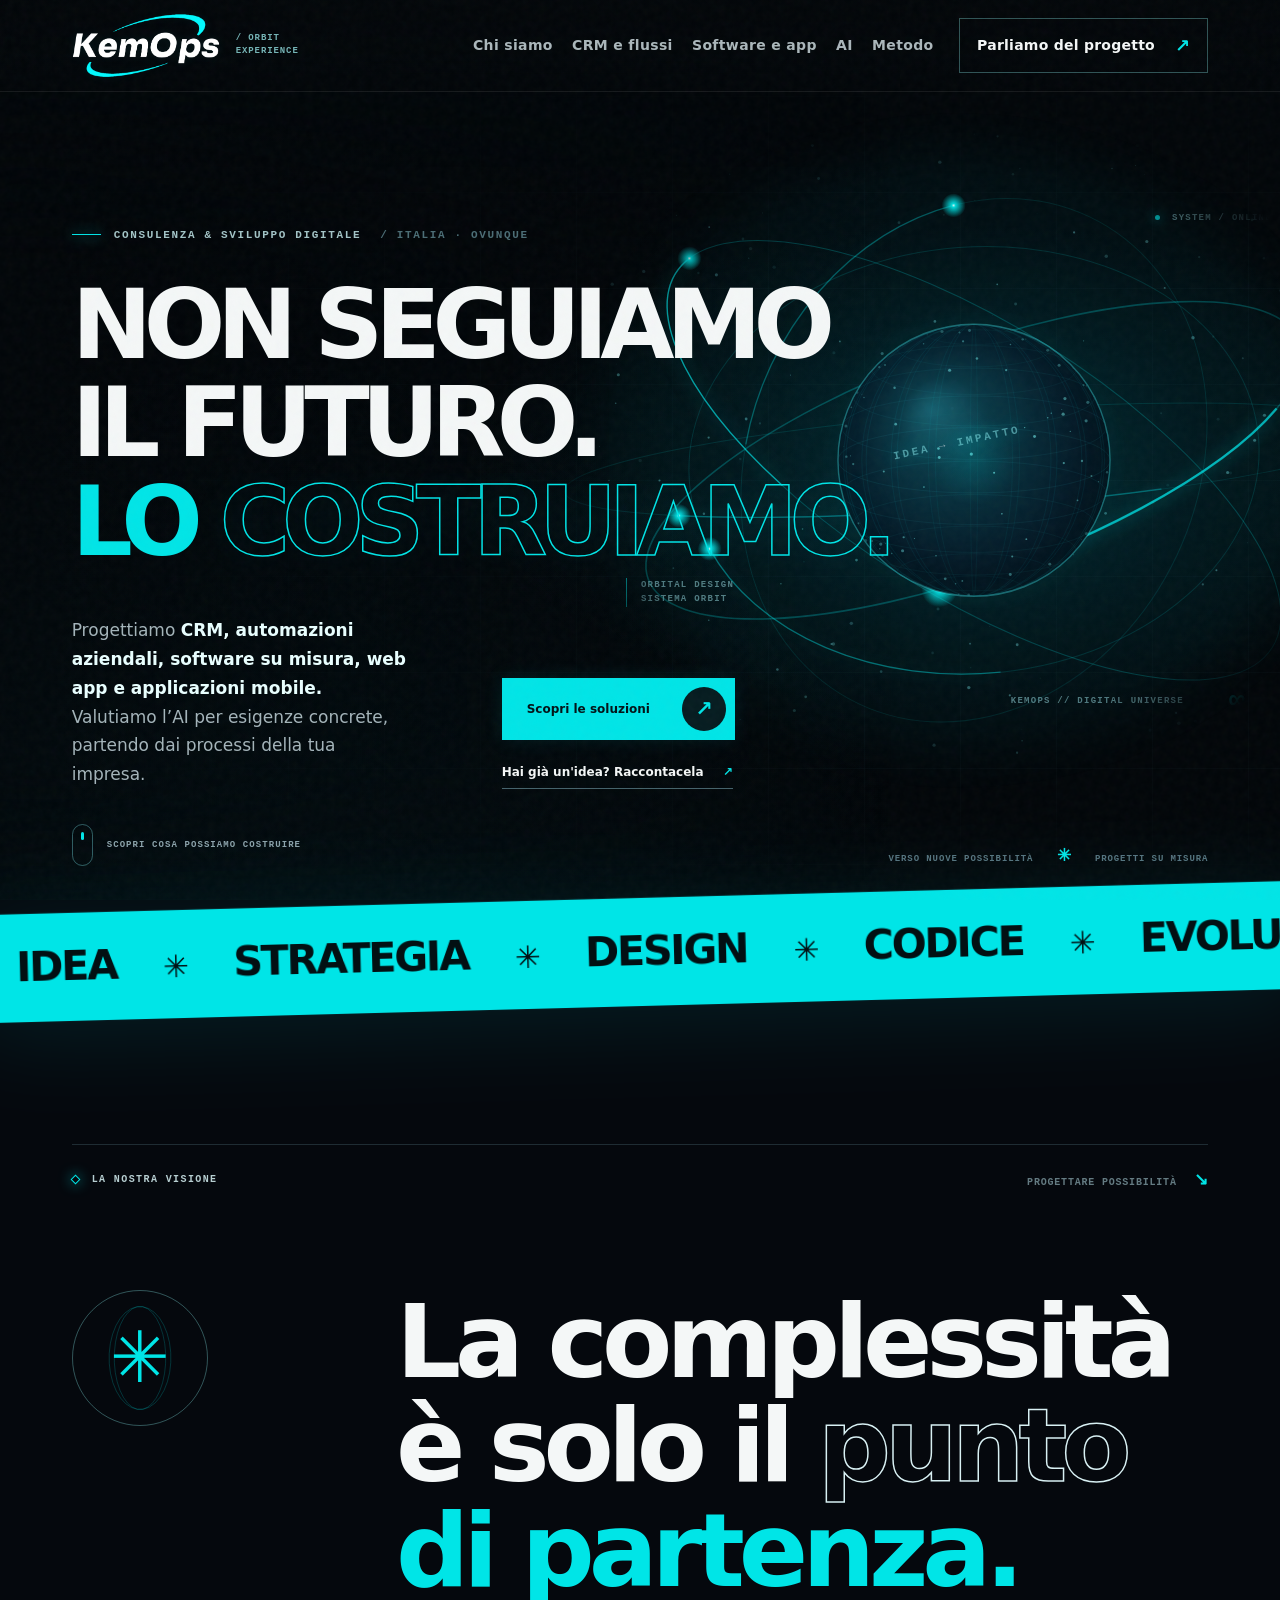
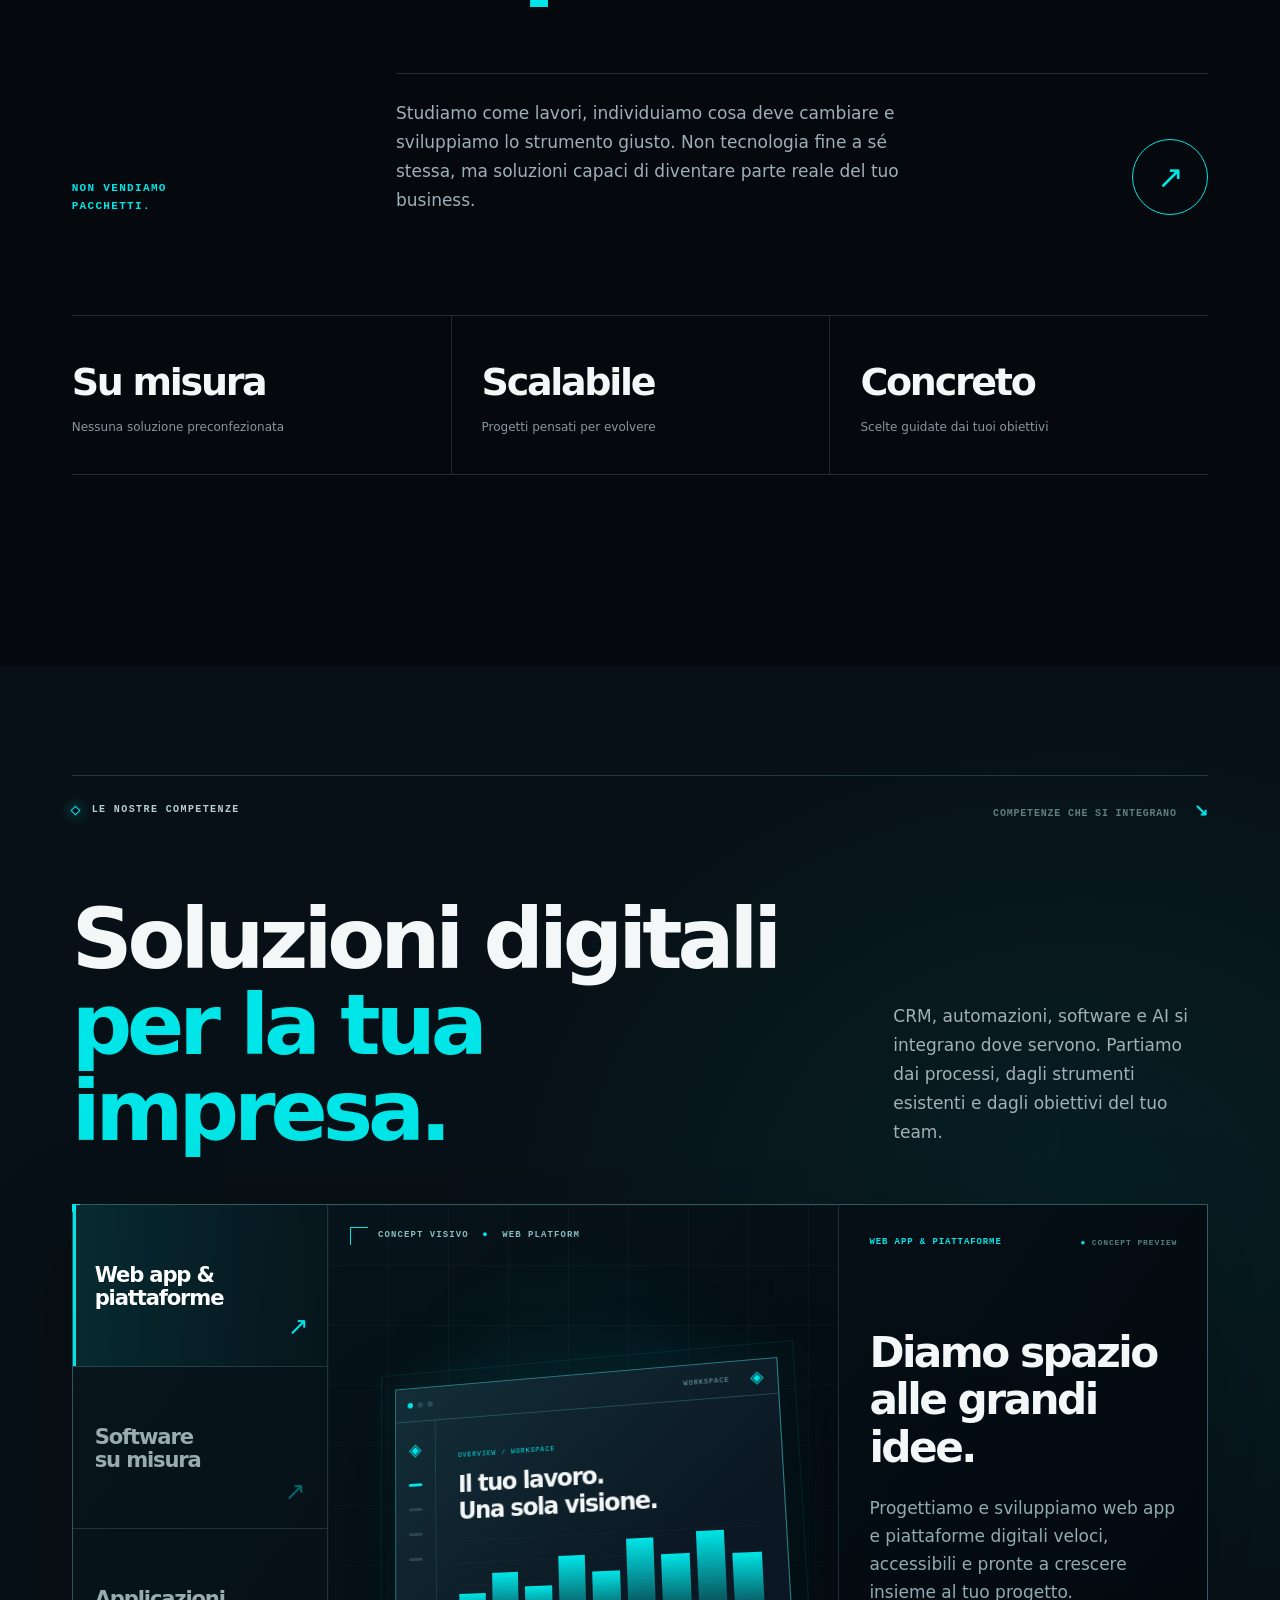
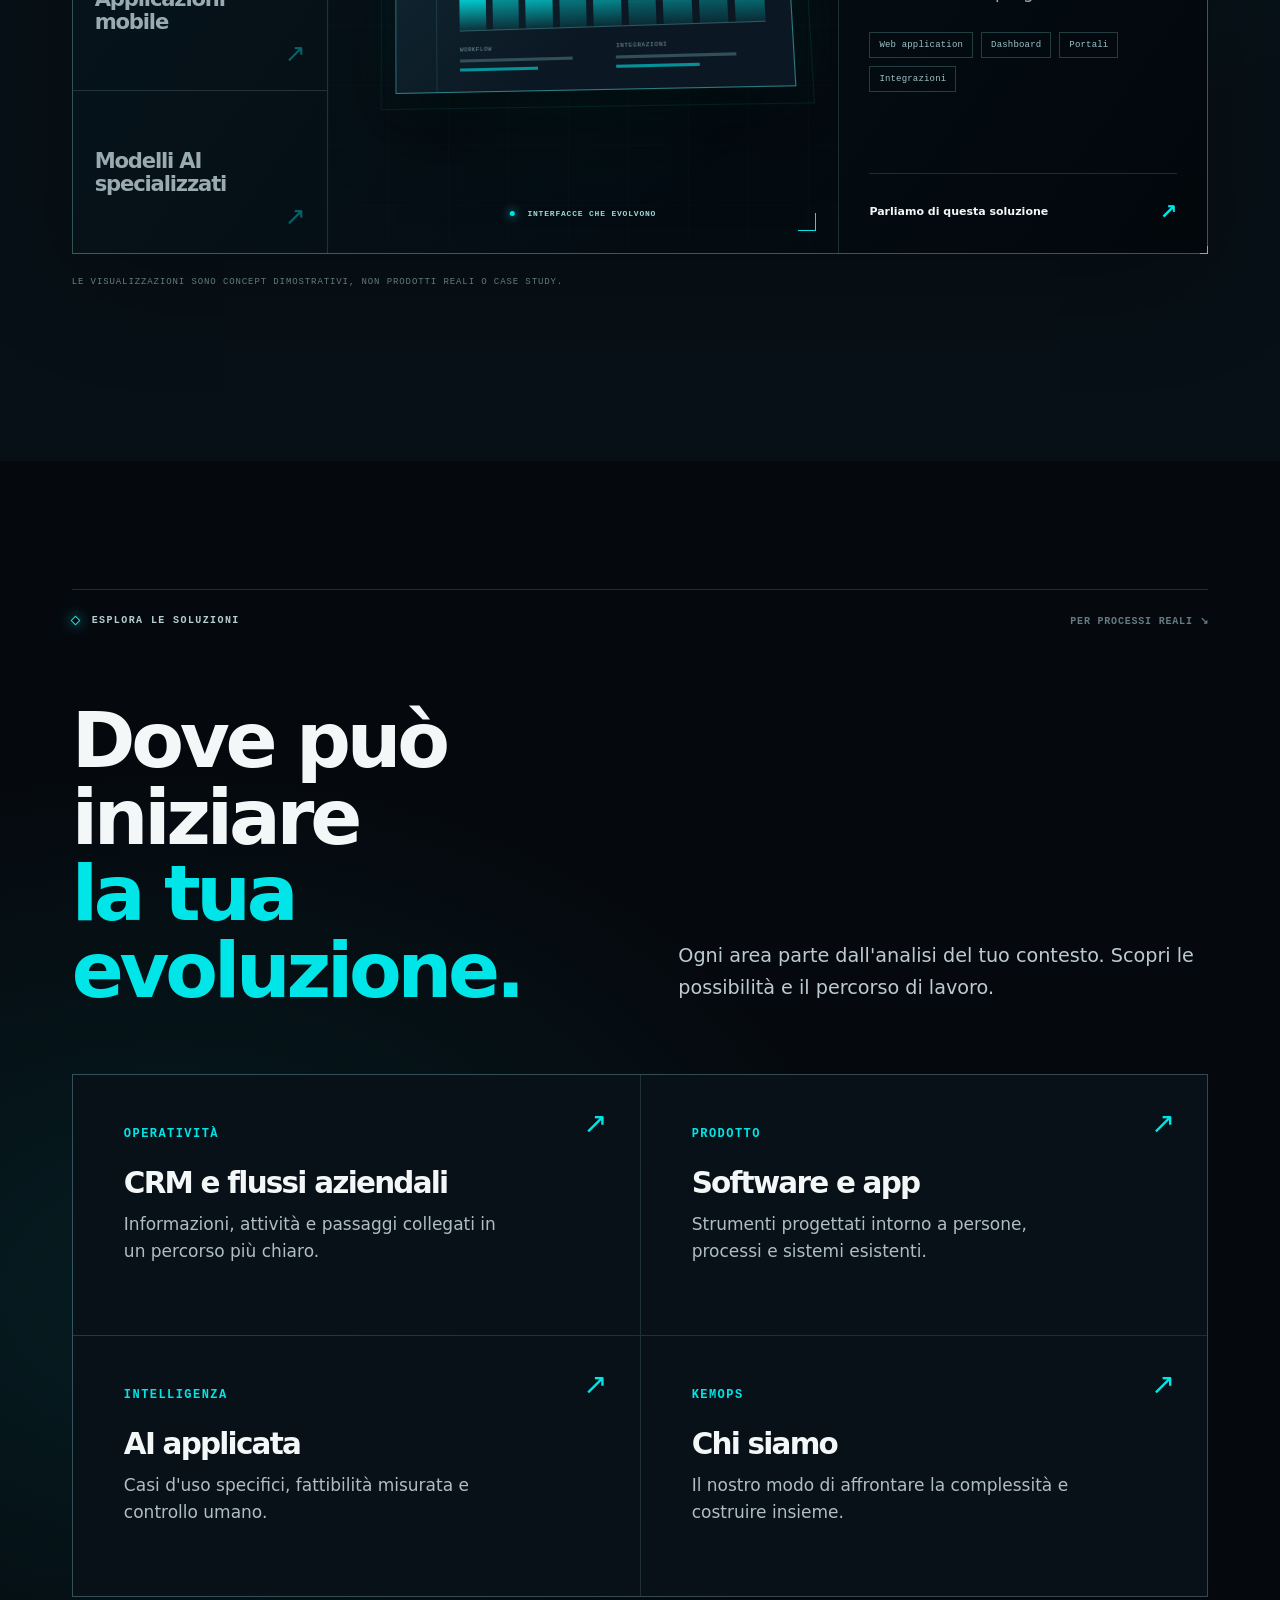
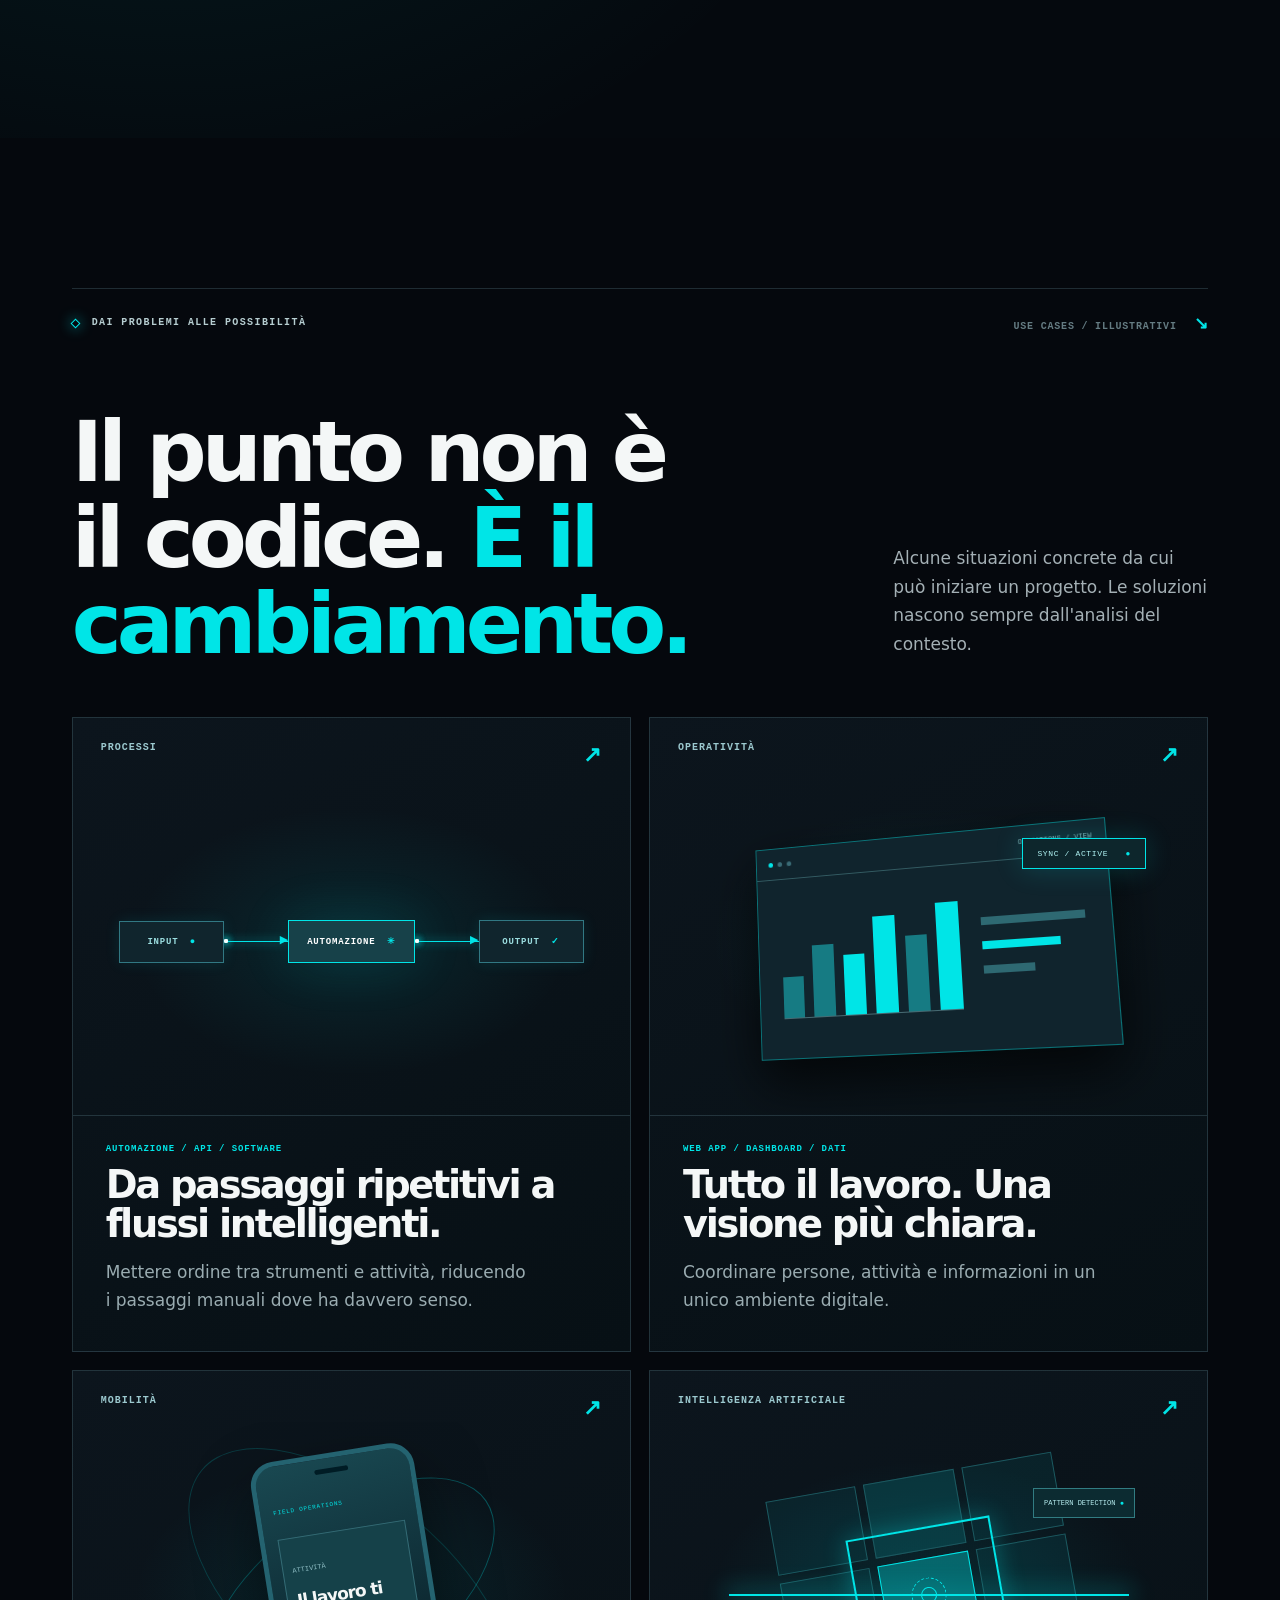
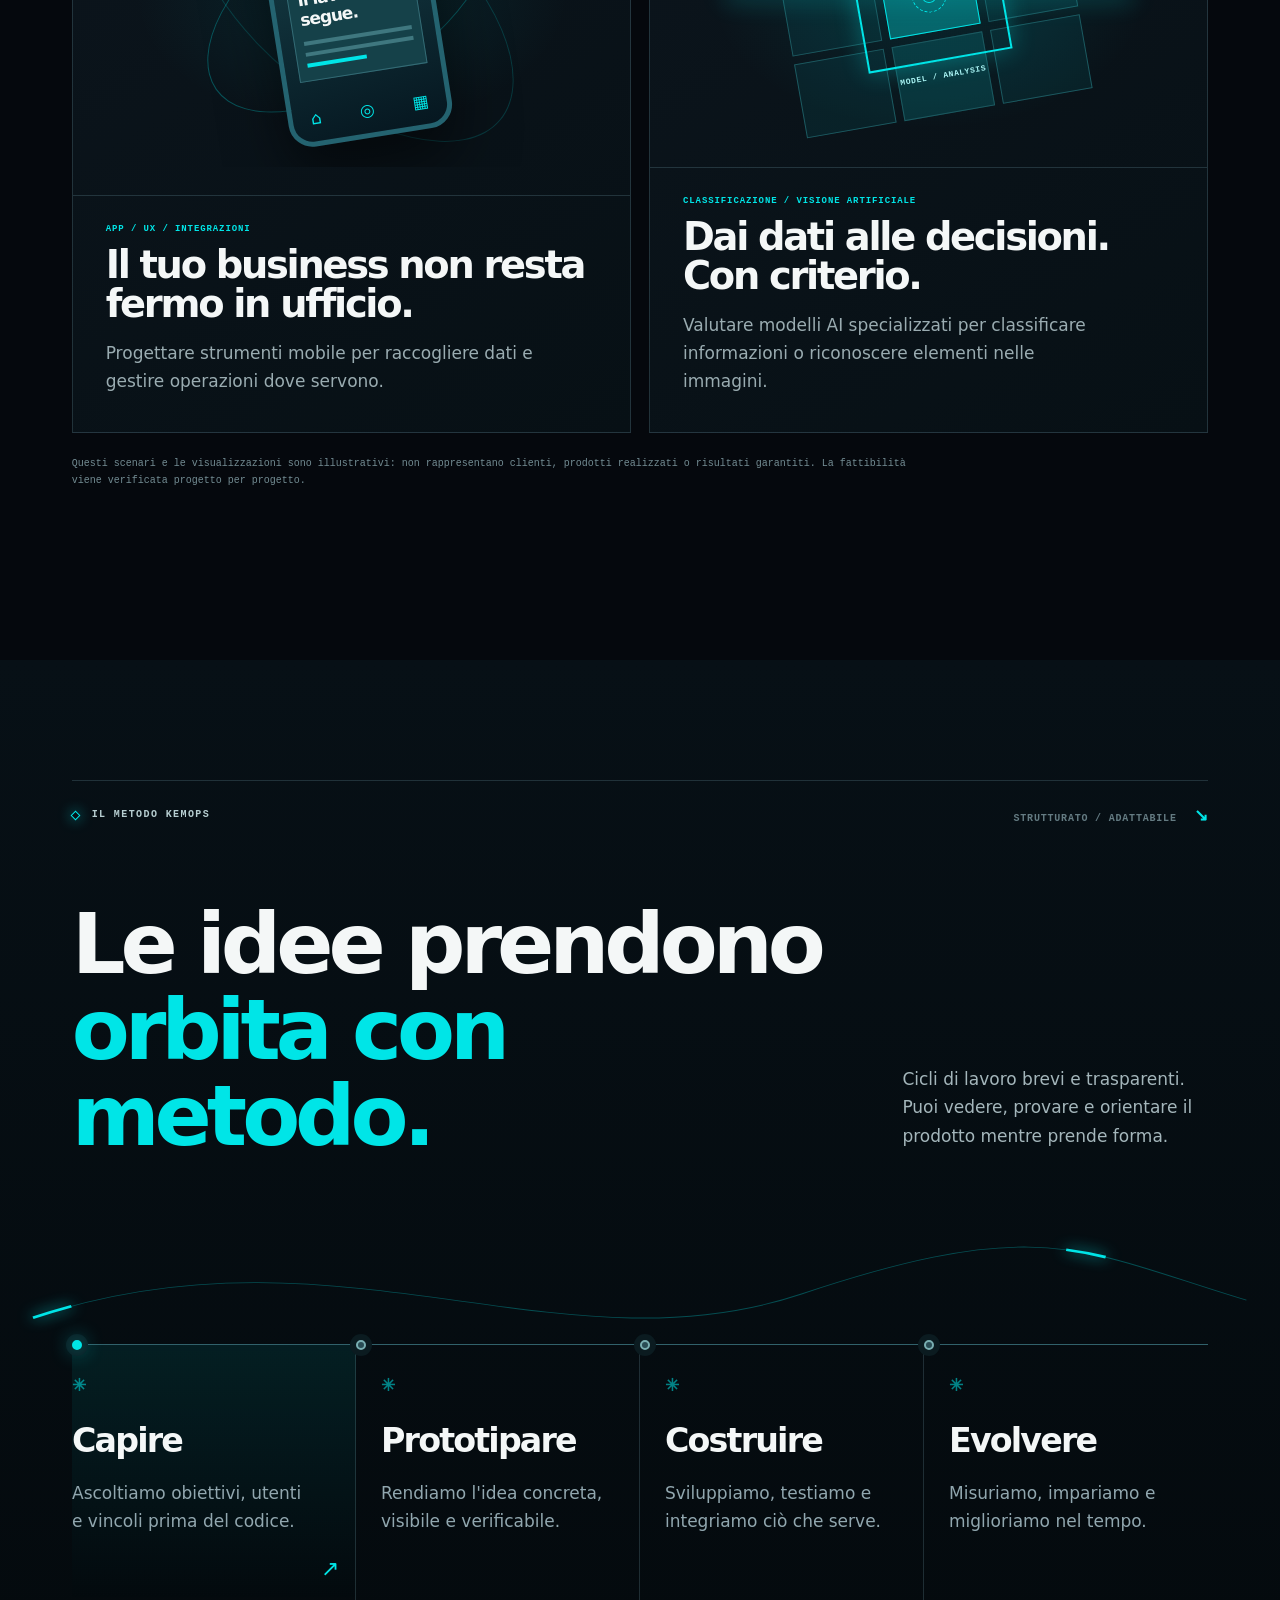
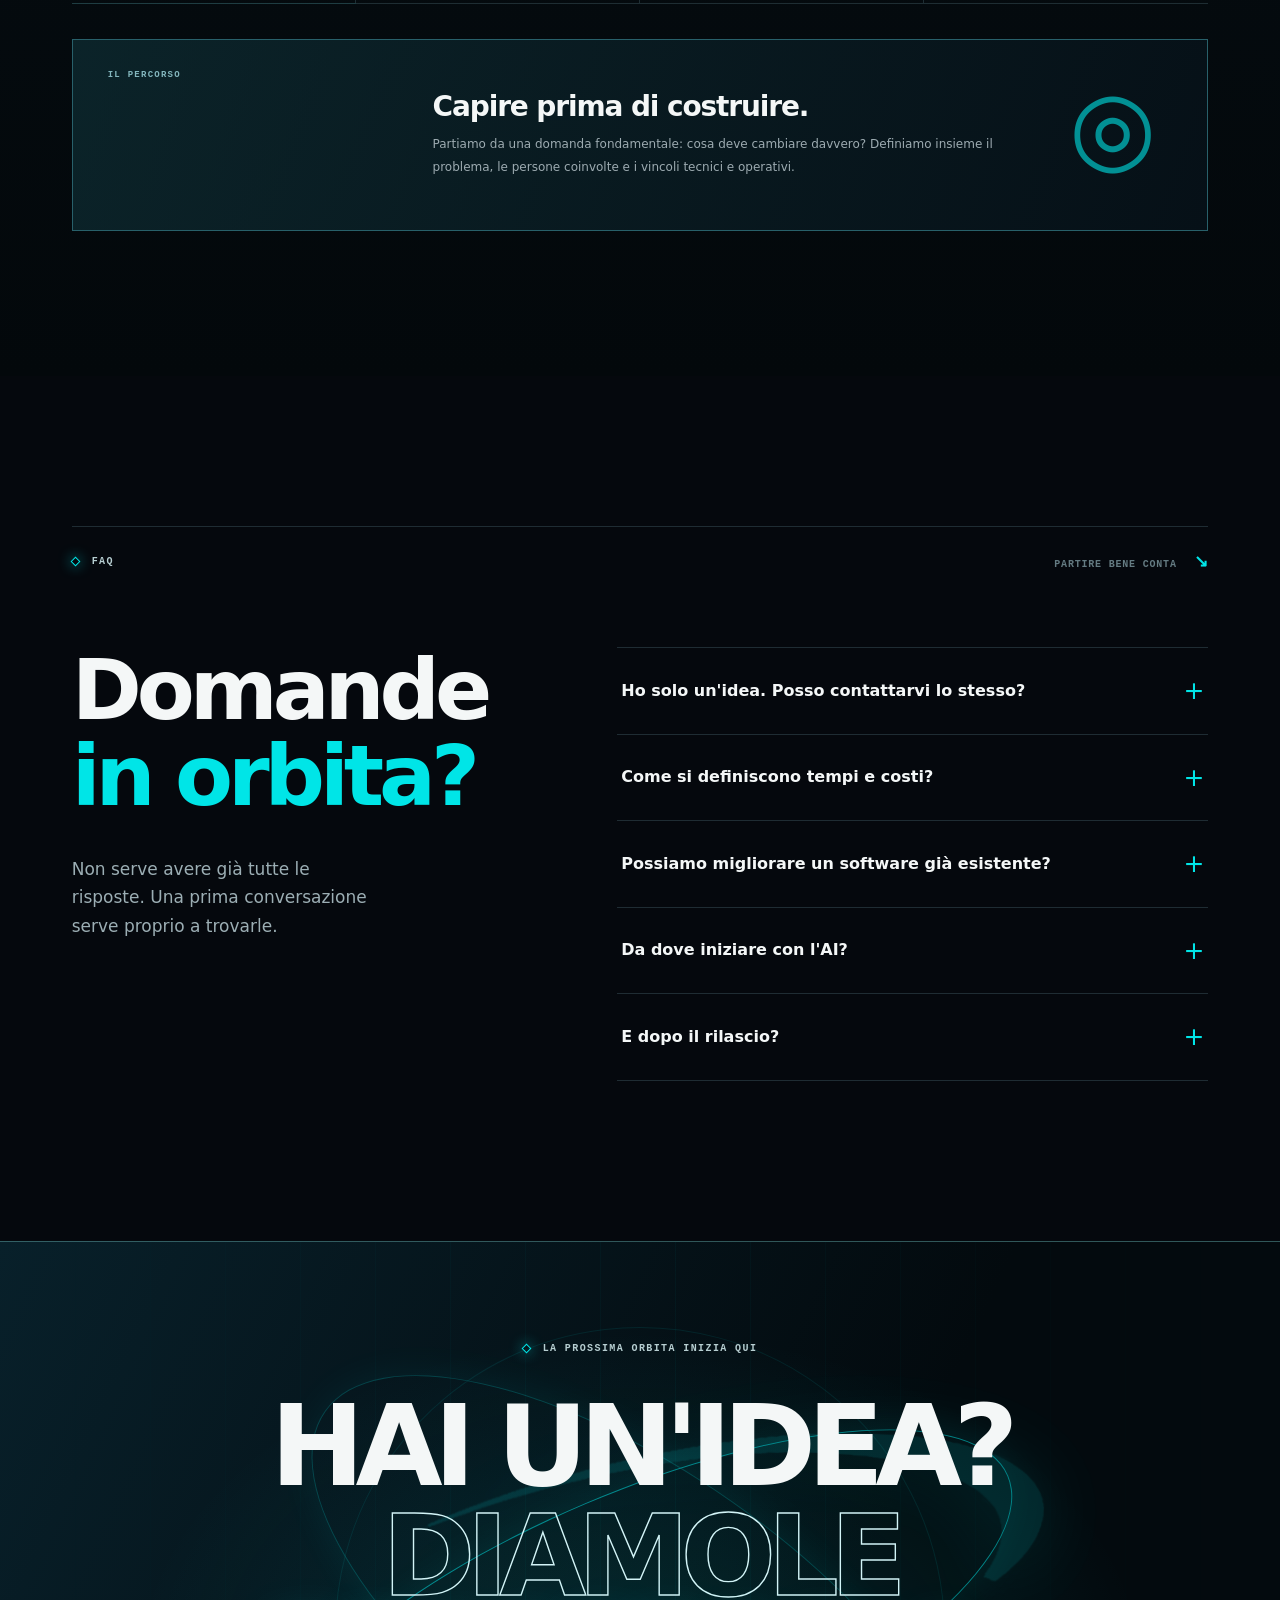
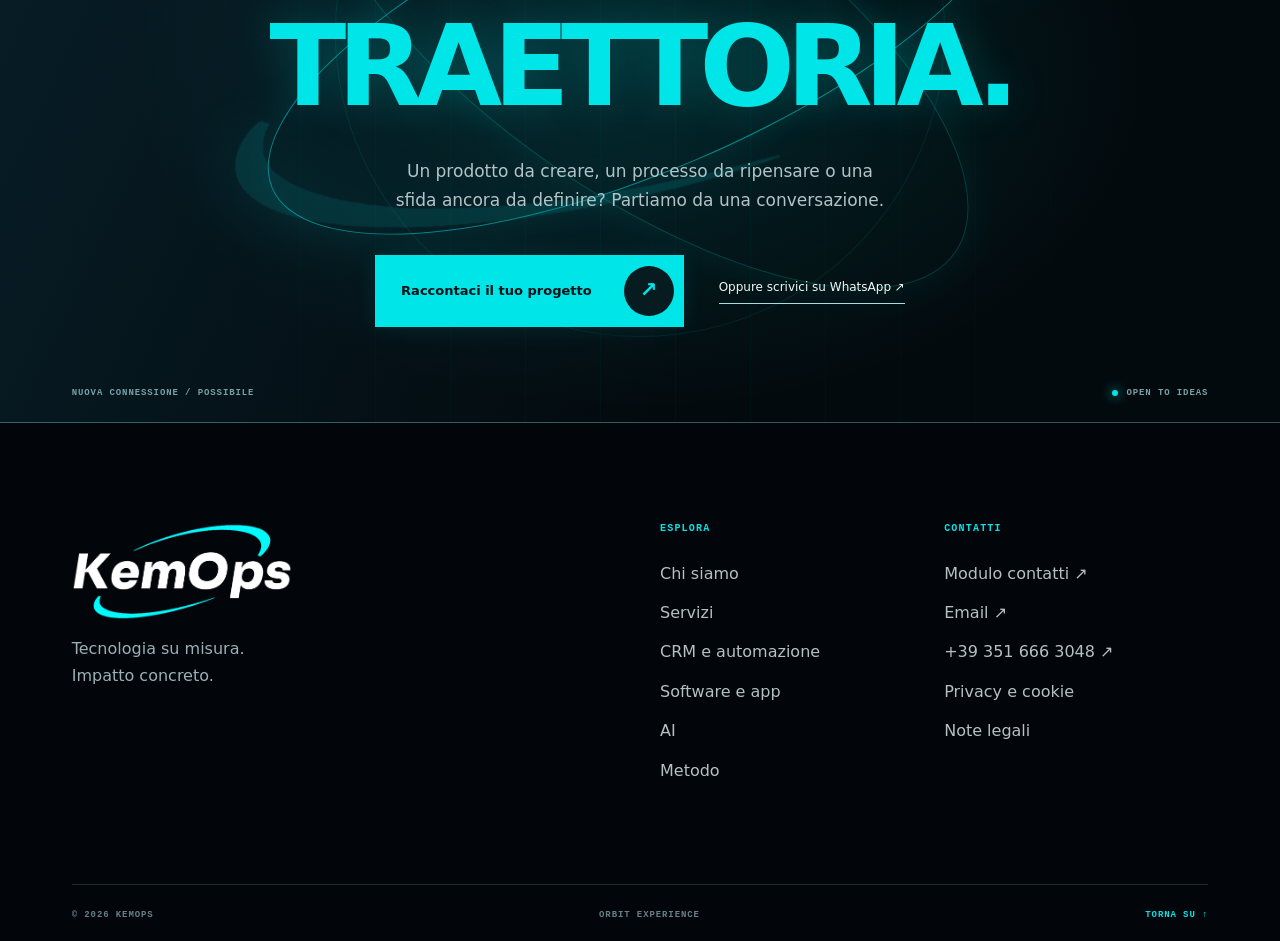
<file: index.html>
<!doctype html>
<html lang="it">
<head>
  <meta charset="utf-8">
  <meta name="viewport" content="width=device-width, initial-scale=1">
  <meta name="theme-color" content="#05080d">
  <meta name="description" content="CRM, automazioni aziendali, software su misura, web app e AI per le imprese. KemOps progetta strumenti digitali intorno ai processi e agli obiettivi aziendali.">
  <meta name="robots" content="index,follow,max-image-preview:large">
  <link rel="canonical" href="https://kemops.it/">
  <meta property="og:type" content="website">
  <meta property="og:site_name" content="KemOps">
  <meta property="og:locale" content="it_IT">
  <meta property="og:url" content="https://kemops.it/">
  <meta property="og:title" content="CRM, automazioni e software su misura | KemOps">
  <meta property="og:description" content="CRM, automazioni aziendali, software su misura, web app e AI per le imprese. KemOps progetta strumenti digitali intorno ai processi e agli obiettivi aziendali.">
  <meta property="og:image" content="https://kemops.it/assets/images/orbit-logo.png">
  <meta property="og:image:alt" content="Logo KemOps ORBIT">
  <meta name="twitter:title" content="CRM, automazioni e software su misura | KemOps">
  <meta name="twitter:description" content="CRM, automazioni aziendali, software su misura, web app e AI per le imprese. KemOps progetta strumenti digitali intorno ai processi e agli obiettivi aziendali.">
  <meta name="twitter:image" content="https://kemops.it/assets/images/orbit-logo.png">
  <meta name="twitter:card" content="summary_large_image">
  <title>CRM, automazioni e software su misura | KemOps</title>
  <link rel="icon" href="assets/images/favicon.png" sizes="32x32" type="image/png">
  <link rel="stylesheet" href="assets/css/orbit.css">
  <link rel="stylesheet" href="assets/css/orbit-b2b.css">
  <script type="application/ld+json">{
    "@context": "https://schema.org",
    "@type": "Organization",
    "@id": "https://kemops.it/#organization",
    "name": "KemOps",
    "url": "https://kemops.it/",
    "logo": "https://kemops.it/assets/images/orbit-logo.png",
    "description": "Consulenza e sviluppo digitale: CRM, automazioni aziendali, software su misura, web app, applicazioni mobile e AI.",
    "email": "kemops.consulting@gmail.com",
    "telephone": "+393516663048",
    "knowsAbout": ["CRM", "Automazione dei processi aziendali", "Software su misura", "Web app", "Applicazioni mobile", "Intelligenza artificiale applicata"]
  }</script>
</head>
<body>
  <div class="cursor-glow" aria-hidden="true"></div>
  <div class="scroll-meter" aria-hidden="true"><div class="scroll-meter-fill"></div></div>
  <a class="skip-link" href="#main">Vai al contenuto</a>

  <header class="site-header" id="top">
    <a class="brand" href="index.html" aria-label="KemOps, home">
      <img src="assets/images/orbit-logo.png" alt="KemOps" width="206" height="91">
      <span class="brand-edition">/ ORBIT EXPERIENCE</span>
    </a>
    <nav class="desktop-nav" aria-label="Navigazione principale"><a href="chi-siamo.html">Chi siamo</a><a href="crm-automazione.html">CRM e flussi</a><a href="app-software.html">Software e app</a><a href="ai.html">AI</a><a href="metodo.html">Metodo</a></nav>
    <a class="nav-contact magnetic" href="contatti.html">Parliamo del progetto <span aria-hidden="true">↗</span></a>
    <button class="mobile-toggle" type="button" aria-expanded="false" aria-controls="mobile-menu" aria-label="Apri menu"><span></span><span></span></button>
  </header>
  <div class="mobile-menu" id="mobile-menu" hidden>
    <div class="mobile-menu-kicker">ESPLORA KEMOPS</div>
    <a href="index.html" aria-current="page">Home</a><a href="chi-siamo.html">Chi siamo</a><a href="crm-automazione.html">CRM e flussi</a><a href="app-software.html">Software e app</a><a href="ai.html">AI</a><a href="metodo.html">Metodo</a>
    <a href="contatti.html">Contatti</a>
  </div>
  <main id="main">
    <section class="hero section-shell" id="home" aria-labelledby="hero-heading">
      <div class="hero-grid" aria-hidden="true"></div>
      <div class="hero-ambient" aria-hidden="true"></div>
      <div class="hero-viz" aria-hidden="true">
        <canvas id="orbit-canvas"></canvas>
        <div class="visual-hud hud-top"><span class="hud-pulse"></span> SYSTEM / ONLINE</div>
        <div class="visual-hud hud-bottom">KEMOPS // DIGITAL UNIVERSE <span>∞</span></div>
        <div class="visual-hud hud-left">ORBITAL DESIGN<br>SISTEMA ORBIT</div>
        <div class="orbital-title">IDEA <span>→</span> IMPATTO</div>
      </div>
      <div class="hero-content">
        <div class="eyebrow hero-eyebrow reveal"><span class="eyebrow-line"></span> CONSULENZA & SVILUPPO DIGITALE <span class="eyebrow-suffix">/ ITALIA · OVUNQUE</span></div>
        <h1 id="hero-heading"><span class="hero-line"><span>NON SEGUIAMO</span></span><span class="hero-line"><span>IL FUTURO.</span></span><span class="hero-line hero-line-accent"><span>LO <em>COSTRUIAMO.</em></span></span></h1>
        <div class="hero-lower reveal">
          <p>Progettiamo <strong>CRM, automazioni aziendali, software su misura, web app e applicazioni mobile.</strong> Valutiamo l’AI per esigenze concrete, partendo dai processi della tua impresa.</p>
          <div class="hero-actions"><a class="btn btn-primary magnetic" href="#servizi"><span>Scopri le soluzioni</span><span class="btn-circle" aria-hidden="true">↗</span></a><a class="text-link" href="contatti.html">Hai già un'idea? Raccontacela <span>↗</span></a></div>
        </div>
      </div>
      <div class="hero-bottom">
        <a href="#visione" class="scroll-down"><span class="scroll-track"><span></span></span><span>SCOPRI COSA POSSIAMO COSTRUIRE</span></a>
        <div class="hero-coordinates">VERSO NUOVE POSSIBILITÀ <span class="cross-mark">✳</span> PROGETTI SU MISURA</div>
      </div>
    </section>

    <div class="ticker" aria-hidden="true"><div class="ticker-track"><span>IDEA <b>✳</b> STRATEGIA <b>✳</b> DESIGN <b>✳</b> CODICE <b>✳</b> EVOLUZIONE <b>✳</b></span><span>IDEA <b>✳</b> STRATEGIA <b>✳</b> DESIGN <b>✳</b> CODICE <b>✳</b> EVOLUZIONE <b>✳</b></span></div></div>

    <section class="vision section-shell" id="visione">
      <div class="section-top reveal"><span class="section-kicker"><span class="kicker-dot"></span> LA NOSTRA VISIONE</span><span class="small-mono">PROGETTARE POSSIBILITÀ <span>↘</span></span></div>
      <div class="vision-layout">
        <div class="vision-side reveal"><div class="floating-symbol">✳</div><p>NON VENDIAMO<br>PACCHETTI.</p></div>
        <div class="vision-main"><h2 class="reveal">La complessità<br>è solo il <span class="outlined">punto</span><br><span class="cyan-text">di partenza.</span></h2><div class="vision-bottom reveal"><p>Studiamo come lavori, individuiamo cosa deve cambiare e sviluppiamo lo strumento giusto. Non tecnologia fine a sé stessa, ma soluzioni capaci di diventare parte reale del tuo business.</p><a class="round-arrow magnetic" href="metodo.html" aria-label="Scopri il nostro metodo">↗</a></div></div>
      </div>
      <div class="vision-stats reveal"><div><strong>Su misura</strong><small>Nessuna soluzione preconfezionata</small></div><div><strong>Scalabile</strong><small>Progetti pensati per evolvere</small></div><div><strong>Concreto</strong><small>Scelte guidate dai tuoi obiettivi</small></div></div>
    </section>

    <section class="services section-shell" id="servizi">
      <div class="section-top reveal"><span class="section-kicker"><span class="kicker-dot"></span> LE NOSTRE COMPETENZE</span><span class="small-mono">COMPETENZE CHE SI INTEGRANO <span>↘</span></span></div>
      <div class="section-head reveal"><h2>Soluzioni digitali<br><span>per la tua impresa.</span></h2><p>CRM, automazioni, software e AI si integrano dove servono. Partiamo dai processi, dagli strumenti esistenti e dagli obiettivi del tuo team.</p></div>
      <div class="service-explorer reveal">
        <div class="service-rail" role="tablist" aria-label="Esplora i servizi">
          <button class="service-tab is-active" data-service="0" role="tab" aria-selected="true" aria-controls="service-panel" id="service-tab-0"><span>Web app &<br>piattaforme</span><span class="service-tab-arrow">↗</span></button>
          <button class="service-tab" data-service="1" role="tab" aria-selected="false" aria-controls="service-panel" id="service-tab-1"><span>Software<br>su misura</span><span class="service-tab-arrow">↗</span></button>
          <button class="service-tab" data-service="2" role="tab" aria-selected="false" aria-controls="service-panel" id="service-tab-2"><span>Applicazioni<br>mobile</span><span class="service-tab-arrow">↗</span></button>
          <button class="service-tab" data-service="3" role="tab" aria-selected="false" aria-controls="service-panel" id="service-tab-3"><span>Modelli AI<br>specializzati</span><span class="service-tab-arrow">↗</span></button>
        </div>
        <div class="service-main" id="service-panel" role="tabpanel" aria-labelledby="service-tab-0" tabindex="0">
          <div class="service-display">
            <div class="service-stage-stage" data-stage="web">
              <div class="stage-corner top-left"></div><div class="stage-corner bottom-right"></div>
              <div class="stage-label">CONCEPT VISIVO <span>●</span> WEB PLATFORM</div>
              <div class="mock-dashboard">
                <div class="mock-top"><i></i><i></i><i></i><span>WORKSPACE</span><b>◈</b></div>
                <div class="mock-body"><div class="mock-side"><span class="mock-side-logo">◈</span><span></span><span></span><span></span><span></span></div><div class="mock-content"><small>OVERVIEW / WORKSPACE</small><strong>Il tuo lavoro.<br>Una sola visione.</strong><div class="mock-chart"><span style="--h:39%"></span><span style="--h:60%"></span><span style="--h:44%"></span><span style="--h:75%"></span><span style="--h:57%"></span><span style="--h:90%"></span><span style="--h:72%"></span><span style="--h:94%"></span><span style="--h:70%"></span></div><div class="mock-metrics"><span><b>WORKFLOW</b><i></i><i></i></span><span><b>INTEGRAZIONI</b><i></i><i></i></span></div></div></div>
              </div>
              <div class="stage-floating-label"><span class="f-dot"></span> INTERFACCE CHE EVOLVONO</div>
            </div>
          </div>
          <div class="service-info"><div class="service-info-top"><span id="service-category">WEB APP &amp; PIATTAFORME</span><span class="mini-pulse">● CONCEPT PREVIEW</span></div><div class="service-info-main"><h3 id="service-title">Diamo spazio alle grandi idee.</h3><p id="service-description">Progettiamo e sviluppiamo web app e piattaforme digitali veloci, accessibili e pronte a crescere insieme al tuo progetto.</p><div class="tag-list" id="service-tags"><span>Web application</span><span>Dashboard</span><span>Portali</span><span>Integrazioni</span></div></div><a class="service-cta" id="service-cta" href="mailto:kemops.consulting@gmail.com?subject=KemOps%20-%20Progetto%20web%20app">Parliamo di questa soluzione <span>↗</span></a></div>
        </div>
      </div>
      <p class="explorer-note">LE VISUALIZZAZIONI SONO CONCEPT DIMOSTRATIVI, NON PRODOTTI REALI O CASE STUDY.</p>
    </section>

    <section class="deep-dive section-shell" aria-labelledby="deep-dive-title">
  <div class="section-top reveal"><span class="section-kicker"><span class="kicker-dot"></span> ESPLORA LE SOLUZIONI</span><span class="small-mono">PER PROCESSI REALI ↘</span></div>
  <div class="sub-section-intro reveal"><h2 id="deep-dive-title">Dove può iniziare<br><span>la tua evoluzione.</span></h2><p>Ogni area parte dall'analisi del tuo contesto. Scopri le possibilità e il percorso di lavoro.</p></div>
  <div class="deep-dive-grid">
    <a class="deep-link reveal" href="crm-automazione.html"><span>OPERATIVITÀ</span><h3>CRM e flussi aziendali</h3><p>Informazioni, attività e passaggi collegati in un percorso più chiaro.</p><b aria-hidden="true">↗</b></a>
    <a class="deep-link reveal" href="app-software.html"><span>PRODOTTO</span><h3>Software e app</h3><p>Strumenti progettati intorno a persone, processi e sistemi esistenti.</p><b aria-hidden="true">↗</b></a>
    <a class="deep-link reveal" href="ai.html"><span>INTELLIGENZA</span><h3>AI applicata</h3><p>Casi d'uso specifici, fattibilità misurata e controllo umano.</p><b aria-hidden="true">↗</b></a>
    <a class="deep-link reveal" href="chi-siamo.html"><span>KEMOPS</span><h3>Chi siamo</h3><p>Il nostro modo di affrontare la complessità e costruire insieme.</p><b aria-hidden="true">↗</b></a>
  </div>
</section>

<section class="scenarios section-shell" id="scenari">
      <div class="section-top reveal"><span class="section-kicker"><span class="kicker-dot"></span> DAI PROBLEMI ALLE POSSIBILITÀ</span><span class="small-mono">USE CASES / ILLUSTRATIVI <span>↘</span></span></div>
      <div class="section-head reveal"><h2>Il punto non è<br>il codice. <span>È il cambiamento.</span></h2><p>Alcune situazioni concrete da cui può iniziare un progetto. Le soluzioni nascono sempre dall'analisi del contesto.</p></div>
      <div class="scenario-grid">
        <article class="scenario-card reveal"><div class="scenario-overline"><span>PROCESSI</span><span>↗</span></div><div class="scenario-art scenario-art-flow" aria-hidden="true"><div class="flow-node">INPUT <i>●</i></div><div class="flow-wiring"><span></span><span></span><span></span></div><div class="flow-node strong">AUTOMAZIONE <i>✳</i></div><div class="flow-wiring flow-wiring-short"><span></span><span></span><span></span></div><div class="flow-node">OUTPUT <i>✓</i></div></div><div class="scenario-text"><span class="scenario-type">AUTOMAZIONE / API / SOFTWARE</span><h3>Da passaggi ripetitivi a flussi intelligenti.</h3><p>Mettere ordine tra strumenti e attività, riducendo i passaggi manuali dove ha davvero senso.</p></div></article>
        <article class="scenario-card reveal"><div class="scenario-overline"><span>OPERATIVITÀ</span><span>↗</span></div><div class="scenario-art scenario-art-dashboard" aria-hidden="true"><div class="tiny-window"><div><i></i><i></i><i></i><span>OPERATIONS / VIEW</span></div><div class="tiny-window-body"><div class="tiny-chart"><i></i><i></i><i></i><i></i><i></i><i></i></div><div class="tiny-lines"><i></i><i></i><i></i></div></div></div><div class="tiny-badge">SYNC / ACTIVE <b>●</b></div></div><div class="scenario-text"><span class="scenario-type">WEB APP / DASHBOARD / DATI</span><h3>Tutto il lavoro. Una visione più chiara.</h3><p>Coordinare persone, attività e informazioni in un unico ambiente digitale.</p></div></article>
        <article class="scenario-card reveal"><div class="scenario-overline"><span>MOBILITÀ</span><span>↗</span></div><div class="scenario-art scenario-art-mobile" aria-hidden="true"><div class="mobile-wireframe"><span class="phone-speaker"></span><span class="phone-kicker">FIELD OPERATIONS</span><div class="phone-card"><span>ATTIVITÀ</span><b>Il lavoro ti segue.</b><i></i><i></i><i></i></div><div class="phone-bottom"><span>⌂</span><span>◎</span><span>▦</span></div></div><div class="phone-pulse pulse-one"></div><div class="phone-pulse pulse-two"></div></div><div class="scenario-text"><span class="scenario-type">APP / UX / INTEGRAZIONI</span><h3>Il tuo business non resta fermo in ufficio.</h3><p>Progettare strumenti mobile per raccogliere dati e gestire operazioni dove servono.</p></div></article>
        <article class="scenario-card reveal"><div class="scenario-overline"><span>INTELLIGENZA ARTIFICIALE</span><span>↗</span></div><div class="scenario-art scenario-art-ai" aria-hidden="true"><div class="ai-grid"><span></span><span></span><span></span><span></span><span></span><span></span><span></span><span></span><span></span></div><div class="ai-reticle"><span></span><i>MODEL / ANALYSIS</i></div><div class="ai-scan"></div><div class="ai-status">PATTERN DETECTION <b>●</b></div></div><div class="scenario-text"><span class="scenario-type">CLASSIFICAZIONE / VISIONE ARTIFICIALE</span><h3>Dai dati alle decisioni. Con criterio.</h3><p>Valutare modelli AI specializzati per classificare informazioni o riconoscere elementi nelle immagini.</p></div></article>
      </div>
      <p class="scenarios-disclaimer">Questi scenari e le visualizzazioni sono illustrativi: non rappresentano clienti, prodotti realizzati o risultati garantiti. La fattibilità viene verificata progetto per progetto.</p>
    </section>

    <section class="method section-shell" id="metodo">
      <div class="section-top reveal"><span class="section-kicker"><span class="kicker-dot"></span> IL METODO KEMOPS</span><span class="small-mono">STRUTTURATO / ADATTABILE <span>↘</span></span></div>
      <div class="method-intro reveal"><h2>Le idee prendono<br><span>orbita con metodo.</span></h2><p>Cicli di lavoro brevi e trasparenti. Puoi vedere, provare e orientare il prodotto mentre prende forma.</p></div>
      <div class="method-trajectory" aria-hidden="true"><svg viewBox="0 0 1200 170" preserveAspectRatio="none"><path d="M 0 95 C 300 -20 520 160 760 68 S 1040 20 1200 75"/><path class="trajectory-glow" d="M 0 95 C 300 -20 520 160 760 68 S 1040 20 1200 75"/></svg></div>
      <div class="method-steps"><button class="method-step reveal is-current" data-step="0" aria-pressed="true"><span class="step-number" aria-hidden="true"><i>✳</i></span><strong>Capire</strong><p>Ascoltiamo obiettivi, utenti e vincoli prima del codice.</p><span class="step-arrow">↗</span></button><button class="method-step reveal" data-step="1" aria-pressed="false"><span class="step-number" aria-hidden="true"><i>✳</i></span><strong>Prototipare</strong><p>Rendiamo l'idea concreta, visibile e verificabile.</p><span class="step-arrow">↗</span></button><button class="method-step reveal" data-step="2" aria-pressed="false"><span class="step-number" aria-hidden="true"><i>✳</i></span><strong>Costruire</strong><p>Sviluppiamo, testiamo e integriamo ciò che serve.</p><span class="step-arrow">↗</span></button><button class="method-step reveal" data-step="3" aria-pressed="false"><span class="step-number" aria-hidden="true"><i>✳</i></span><strong>Evolvere</strong><p>Misuriamo, impariamo e miglioriamo nel tempo.</p><span class="step-arrow">↗</span></button></div>
      <div class="method-detail reveal"><span class="method-detail-label">IL PERCORSO</span><div><h3 id="method-detail-title">Capire prima di costruire.</h3><p id="method-detail-text">Partiamo da una domanda fondamentale: cosa deve cambiare davvero? Definiamo insieme il problema, le persone coinvolte e i vincoli tecnici e operativi.</p></div><span class="method-orbit-glyph" aria-hidden="true">◎</span></div>
    </section>

    <section class="questions section-shell" id="domande">
      <div class="section-top reveal"><span class="section-kicker"><span class="kicker-dot"></span> FAQ</span><span class="small-mono">PARTIRE BENE CONTA <span>↘</span></span></div>
      <div class="faq-layout"><div class="faq-title reveal"><h2>Domande<br><span>in orbita?</span></h2><p>Non serve avere già tutte le risposte. Una prima conversazione serve proprio a trovarle.</p></div><div class="faq-items reveal"><details><summary>Ho solo un'idea. Posso contattarvi lo stesso?<span>+</span></summary><p>Certo. Possiamo partire da ciò che vorresti migliorare e capire insieme quale sia il primo passo sensato: analisi, prototipo o prima versione del prodotto.</p></details><details><summary>Come si definiscono tempi e costi?<span>+</span></summary><p>Dipendono da obiettivi, integrazioni, vincoli e perimetro. Dopo aver chiarito questi aspetti possiamo preparare una proposta con attività, tempi e condizioni.</p></details><details><summary>Possiamo migliorare un software già esistente?<span>+</span></summary><p>Spesso sì. Analizziamo gli strumenti e le integrazioni disponibili, poi valutiamo se conviene estenderli, collegarli o sostituire alcune parti.</p></details><details><summary>Da dove iniziare con l'AI?<span>+</span></summary><p>Da un problema misurabile. Verifichiamo qualità dei dati, fattibilità tecnica e criteri utili per valutare il modello.</p></details><details><summary>E dopo il rilascio?<span>+</span></summary><p>Supporto, manutenzione ed eventuale evoluzione vengono concordati nel perimetro del progetto, in base alle necessità del team e del prodotto.</p></details></div></div>
    </section>

    <section class="contact section-shell" id="contatti">
      <div class="contact-visual" aria-hidden="true"><div class="contact-ring c-ring-1"></div><div class="contact-ring c-ring-2"></div><div class="contact-ring c-ring-3"></div><img src="assets/images/orbit-swoosh.png" alt="" class="contact-logo-swoosh"></div>
      <div class="contact-inner"><span class="section-kicker"><span class="kicker-dot"></span> LA PROSSIMA ORBITA INIZIA QUI</span><h2 class="reveal">HAI UN'IDEA?<br><span>DIAMOLE</span><br><em>TRAETTORIA.</em></h2><p class="reveal">Un prodotto da creare, un processo da ripensare o una sfida ancora da definire? Partiamo da una conversazione.</p><div class="contact-actions reveal"><a class="btn btn-primary btn-xl magnetic" href="contatti.html#contact-form"><span>Raccontaci il tuo progetto</span><span class="btn-circle" aria-hidden="true">↗</span></a><a class="contact-plain" href="https://wa.me/393516663048" target="_blank" rel="noopener noreferrer">Oppure scrivici su WhatsApp ↗</a></div></div>
      <div class="contact-footer"><span>NUOVA CONNESSIONE / POSSIBILE</span><span class="blink-status"><i></i> OPEN TO IDEAS</span></div>
    </section>
  </main>

  <footer class="site-footer section-shell">
  <div class="footer-main">
    <div><a href="index.html" class="footer-brand" aria-label="KemOps, home"><img src="assets/images/orbit-logo.png" alt="KemOps" width="206" height="91" loading="lazy"></a><p>Tecnologia su misura.<br>Impatto concreto.</p></div>
    <div class="footer-links">
      <div><small>ESPLORA</small><a href="chi-siamo.html">Chi siamo</a><a href="servizi.html">Servizi</a><a href="crm-automazione.html">CRM e automazione</a><a href="app-software.html">Software e app</a><a href="ai.html">AI</a><a href="metodo.html">Metodo</a></div>
      <div><small>CONTATTI</small><a href="contatti.html">Modulo contatti ↗</a><a href="mailto:kemops.consulting@gmail.com">Email ↗</a><a href="tel:+393516663048">+39 351 666 3048 ↗</a><a href="privacy.html">Privacy e cookie</a><a href="note-legali.html">Note legali</a></div>
    </div>
  </div>
  <div class="footer-bottom"><span>© <span id="year">2026</span> KEMOPS</span><span>ORBIT EXPERIENCE</span><a href="#top">TORNA SU ↑</a></div>
</footer>
  <script src="assets/js/orbit-home.js" defer></script>
</body>
</html>
</file>
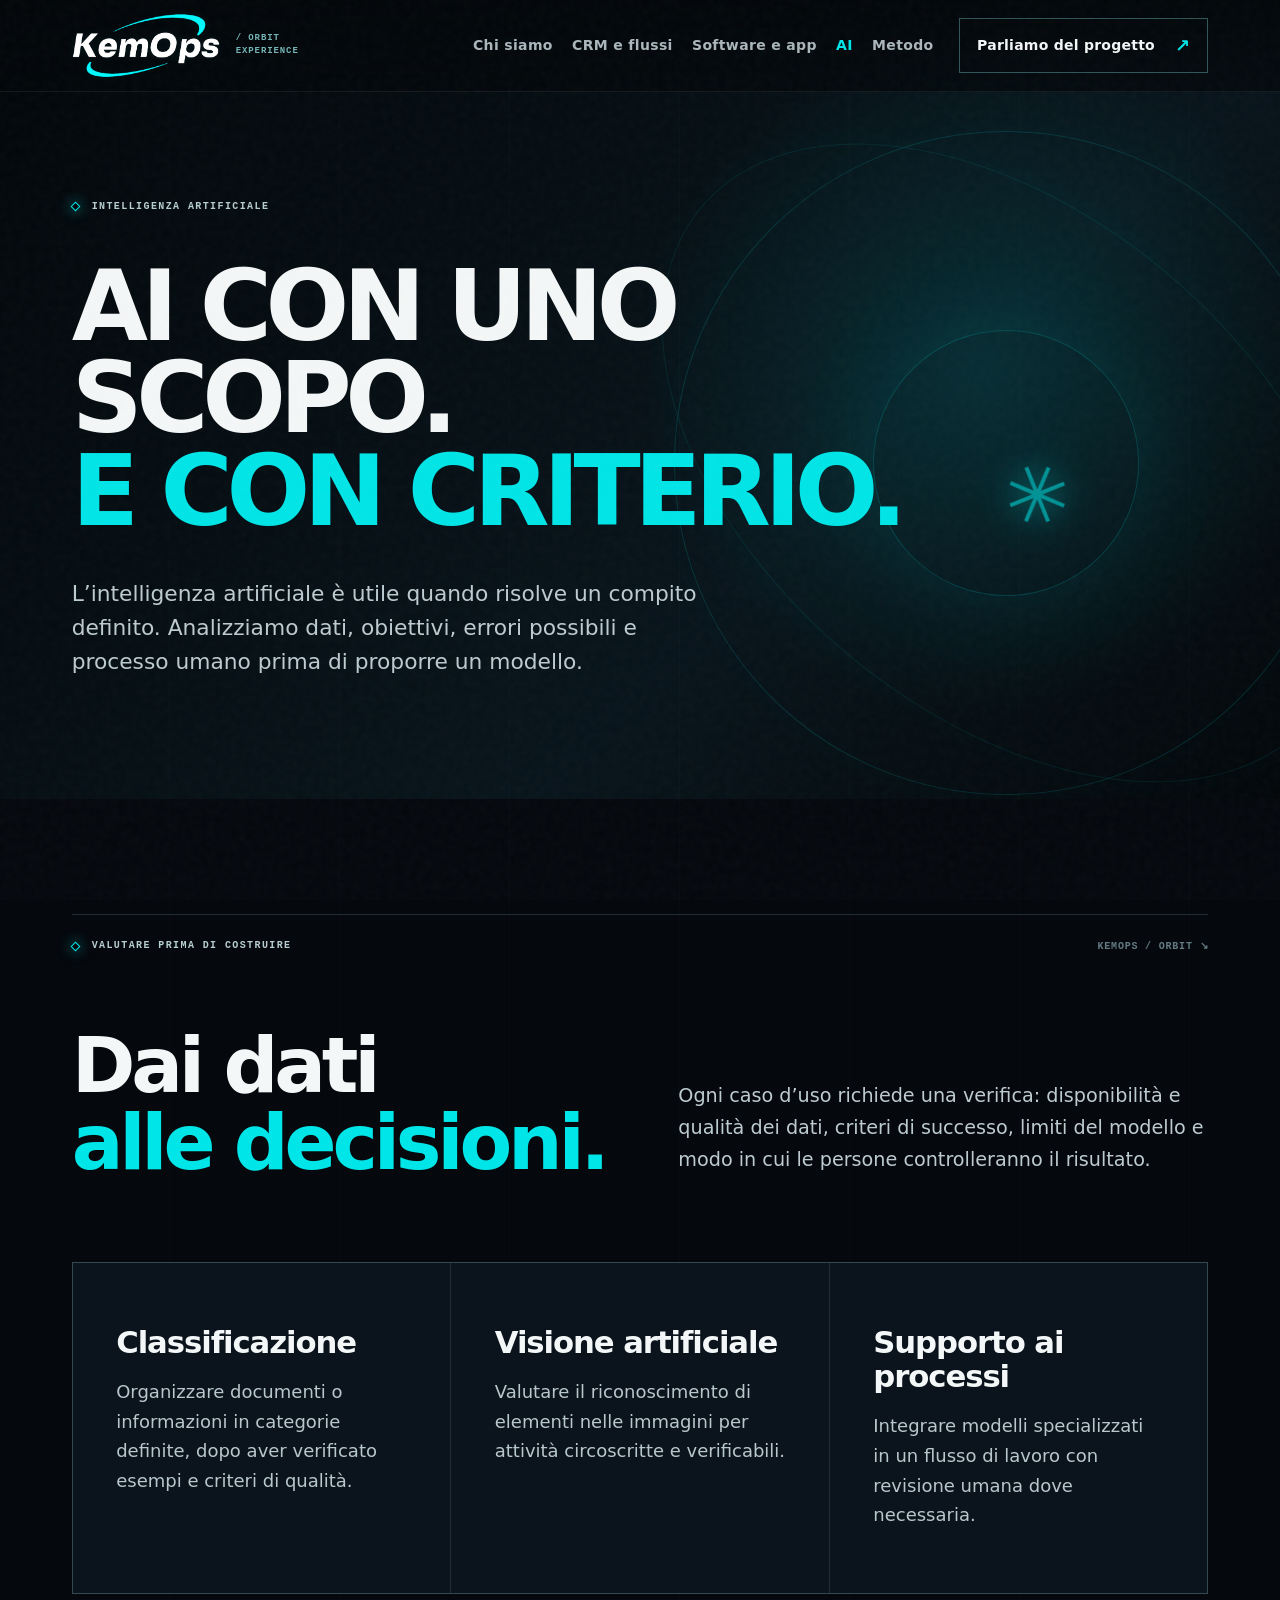
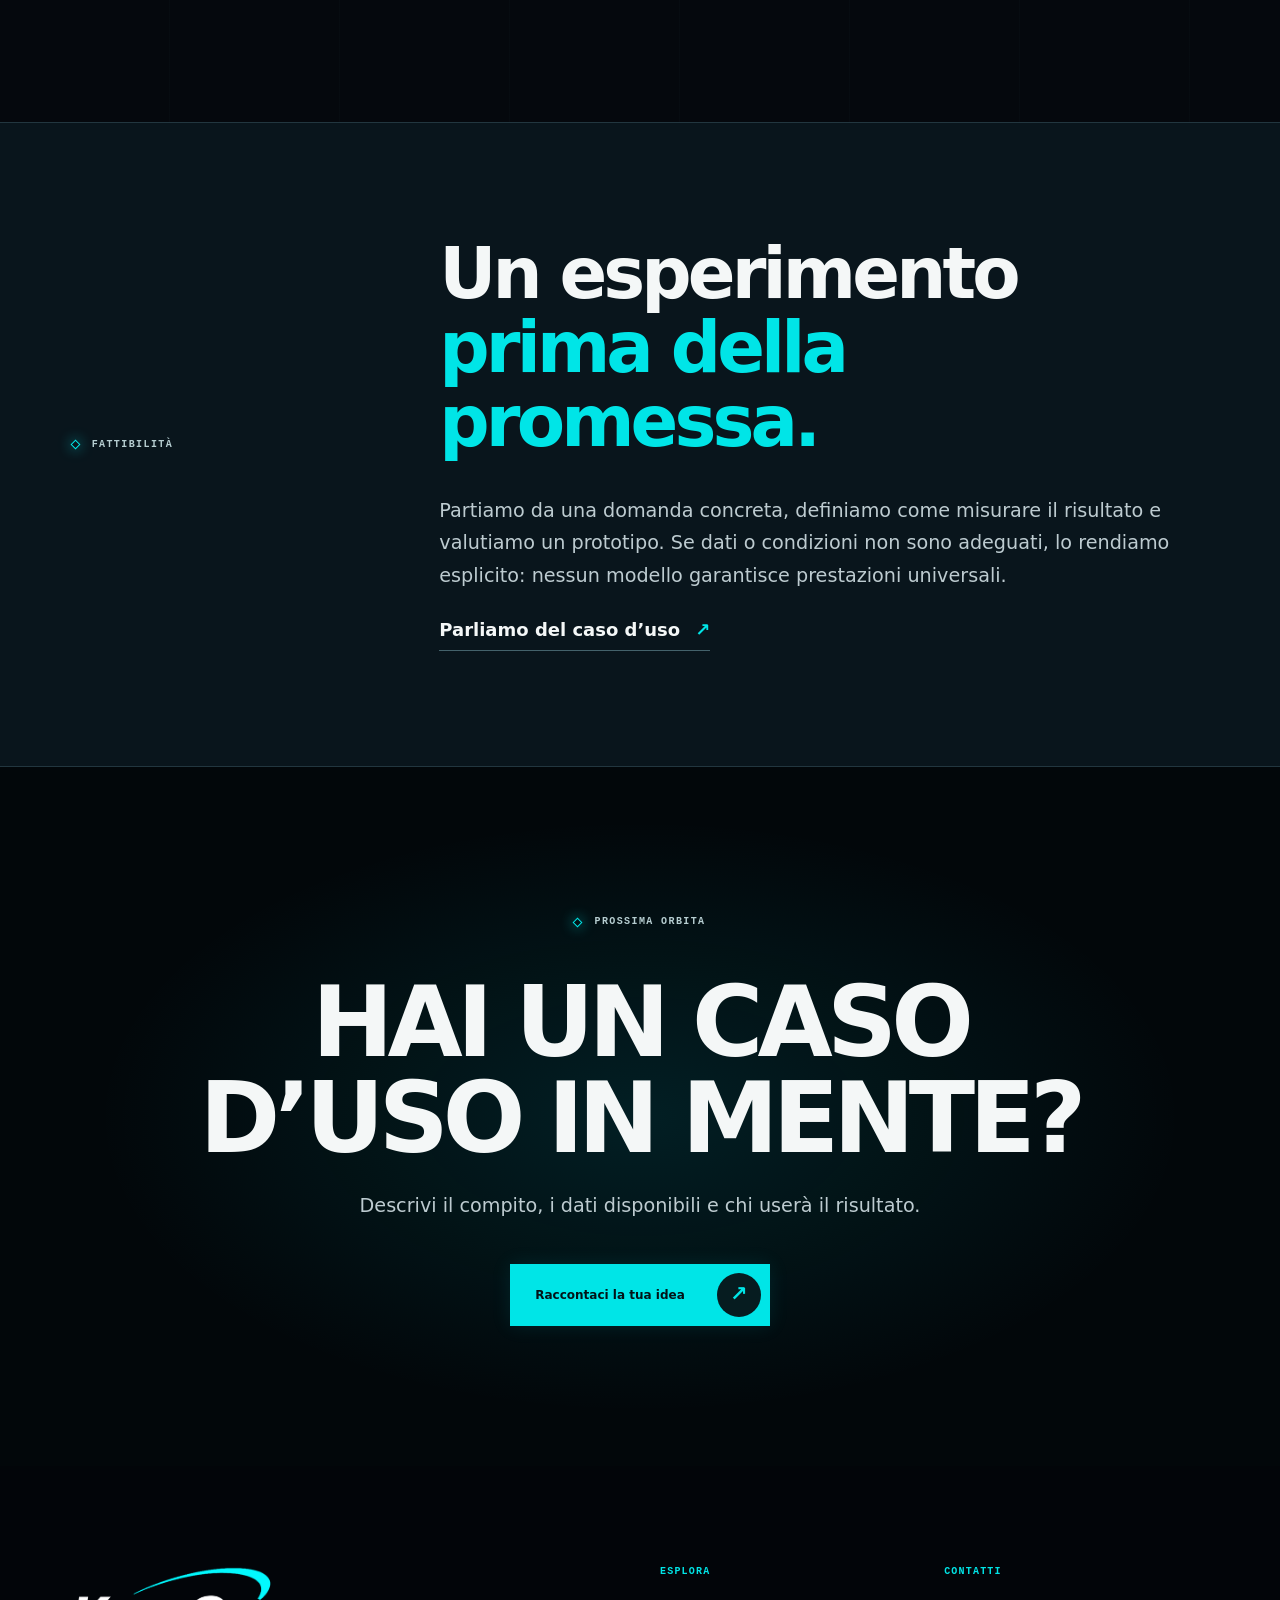
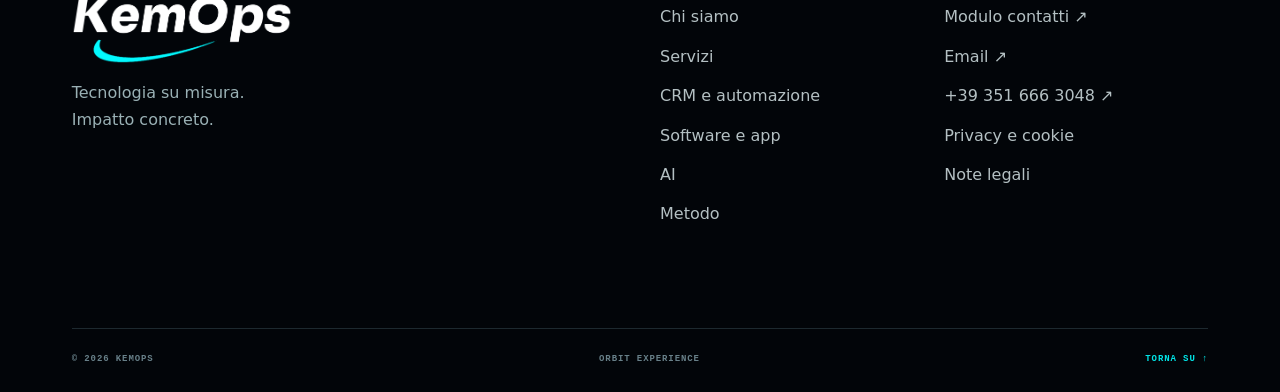
<file: ai.html>
<!doctype html>
<html lang="it">
<head>
  <meta charset="utf-8">
  <meta name="viewport" content="width=device-width, initial-scale=1">
  <meta name="theme-color" content="#05080d">
  <meta name="description" content="KemOps valuta e sviluppa soluzioni AI per casi d’uso specifici, con attenzione alla qualità dei dati, alla fattibilità e al controllo umano.">
  <meta name="robots" content="index,follow,max-image-preview:large">
  <link rel="canonical" href="https://kemops.it/ai.html">
  <meta property="og:type" content="website">
  <meta property="og:site_name" content="KemOps">
  <meta property="og:locale" content="it_IT">
  <meta property="og:url" content="https://kemops.it/ai.html">
  <meta property="og:title" content="AI applicata e modelli specializzati | KemOps">
  <meta property="og:description" content="KemOps valuta e sviluppa soluzioni AI per casi d’uso specifici, con attenzione alla qualità dei dati, alla fattibilità e al controllo umano.">
  <meta property="og:image" content="https://kemops.it/assets/images/orbit-logo.png">
  <meta property="og:image:alt" content="Logo KemOps ORBIT">
  <meta name="twitter:title" content="AI applicata e modelli specializzati | KemOps">
  <meta name="twitter:description" content="KemOps valuta e sviluppa soluzioni AI per casi d’uso specifici, con attenzione alla qualità dei dati, alla fattibilità e al controllo umano.">
  <meta name="twitter:image" content="https://kemops.it/assets/images/orbit-logo.png">
  <meta name="twitter:card" content="summary_large_image">
  <title>AI applicata e modelli specializzati | KemOps</title>
  <link rel="icon" href="assets/images/favicon.png" sizes="32x32" type="image/png">
  <link rel="stylesheet" href="assets/css/orbit.css">
  <link rel="stylesheet" href="assets/css/orbit-b2b.css">
</head>
<body class="orbit-subpage">
  <div class="cursor-glow" aria-hidden="true"></div>
  <div class="scroll-meter" aria-hidden="true"><div class="scroll-meter-fill"></div></div>
  <a class="skip-link" href="#main">Vai al contenuto</a>
  <header class="site-header" id="top">
    <a class="brand" href="index.html" aria-label="KemOps, home">
      <img src="assets/images/orbit-logo.png" alt="KemOps" width="206" height="91">
      <span class="brand-edition">/ ORBIT EXPERIENCE</span>
    </a>
    <nav class="desktop-nav" aria-label="Navigazione principale"><a href="chi-siamo.html">Chi siamo</a><a href="crm-automazione.html">CRM e flussi</a><a href="app-software.html">Software e app</a><a href="ai.html" aria-current="page">AI</a><a href="metodo.html">Metodo</a></nav>
    <a class="nav-contact magnetic" href="contatti.html">Parliamo del progetto <span aria-hidden="true">↗</span></a>
    <button class="mobile-toggle" type="button" aria-expanded="false" aria-controls="mobile-menu" aria-label="Apri menu"><span></span><span></span></button>
  </header>
  <div class="mobile-menu" id="mobile-menu" hidden>
    <div class="mobile-menu-kicker">ESPLORA KEMOPS</div>
    <a href="index.html">Home</a><a href="chi-siamo.html">Chi siamo</a><a href="crm-automazione.html">CRM e flussi</a><a href="app-software.html">Software e app</a><a href="ai.html" aria-current="page">AI</a><a href="metodo.html">Metodo</a>
    <a href="contatti.html">Contatti</a>
  </div>
  <main id="main"><section class="sub-hero section-shell" aria-labelledby="page-title">
      <div class="sub-orbits" aria-hidden="true"><span></span><span></span><span></span><i>✳</i></div>
      <div class="sub-hero-inner reveal"><p class="section-kicker"><span class="kicker-dot"></span> INTELLIGENZA ARTIFICIALE</p>
      <h1 id="page-title">AI con uno scopo.<br><em>E con criterio.</em></h1><p class="sub-lead">L’intelligenza artificiale è utile quando risolve un compito definito. Analizziamo dati, obiettivi, errori possibili e processo umano prima di proporre un modello.</p></div>
      </section><section class="sub-section section-shell"><div class="section-top reveal"><span class="section-kicker"><span class="kicker-dot"></span> VALUTARE PRIMA DI COSTRUIRE</span><span class="small-mono">KEMOPS / ORBIT ↘</span></div>
    <div class="sub-section-intro reveal"><h2>Dai dati<br><span>alle decisioni.</span></h2><p>Ogni caso d’uso richiede una verifica: disponibilità e qualità dei dati, criteri di successo, limiti del modello e modo in cui le persone controlleranno il risultato.</p></div><div class="orbit-card-grid"><article class="orbit-card reveal"><h3>Classificazione</h3><p>Organizzare documenti o informazioni in categorie definite, dopo aver verificato esempi e criteri di qualità.</p></article><article class="orbit-card reveal"><h3>Visione artificiale</h3><p>Valutare il riconoscimento di elementi nelle immagini per attività circoscritte e verificabili.</p></article><article class="orbit-card reveal"><h3>Supporto ai processi</h3><p>Integrare modelli specializzati in un flusso di lavoro con revisione umana dove necessaria.</p></article></div></section><section class="sub-band section-shell"><div class="sub-band-grid"><p class="section-kicker"><span class="kicker-dot"></span> FATTIBILITÀ</p><div><h2>Un esperimento<br><em>prima della promessa.</em></h2><p>Partiamo da una domanda concreta, definiamo come misurare il risultato e valutiamo un prototipo. Se dati o condizioni non sono adeguati, lo rendiamo esplicito: nessun modello garantisce prestazioni universali.</p><a class="text-link" href="contatti.html">Parliamo del caso d’uso <span>↗</span></a></div></div></section><section class="sub-cta section-shell"><div class="sub-cta-inner reveal"><span class="section-kicker"><span class="kicker-dot"></span> PROSSIMA ORBITA</span><h2>Hai un caso d’uso in mente?</h2><p>Descrivi il compito, i dati disponibili e chi userà il risultato.</p><a class="btn btn-primary magnetic" href="contatti.html#contact-form"><span>Raccontaci la tua idea</span><span class="btn-circle" aria-hidden="true">↗</span></a></div></section></main>
  <footer class="site-footer section-shell">
  <div class="footer-main">
    <div><a href="index.html" class="footer-brand" aria-label="KemOps, home"><img src="assets/images/orbit-logo.png" alt="KemOps" width="206" height="91" loading="lazy"></a><p>Tecnologia su misura.<br>Impatto concreto.</p></div>
    <div class="footer-links">
      <div><small>ESPLORA</small><a href="chi-siamo.html">Chi siamo</a><a href="servizi.html">Servizi</a><a href="crm-automazione.html">CRM e automazione</a><a href="app-software.html">Software e app</a><a href="ai.html">AI</a><a href="metodo.html">Metodo</a></div>
      <div><small>CONTATTI</small><a href="contatti.html">Modulo contatti ↗</a><a href="mailto:kemops.consulting@gmail.com">Email ↗</a><a href="tel:+393516663048">+39 351 666 3048 ↗</a><a href="privacy.html">Privacy e cookie</a><a href="note-legali.html">Note legali</a></div>
    </div>
  </div>
  <div class="footer-bottom"><span>© <span id="year">2026</span> KEMOPS</span><span>ORBIT EXPERIENCE</span><a href="#top">TORNA SU ↑</a></div>
</footer>
  <script src="assets/js/orbit-shared.js" defer></script>
</body>
</html>
</file>
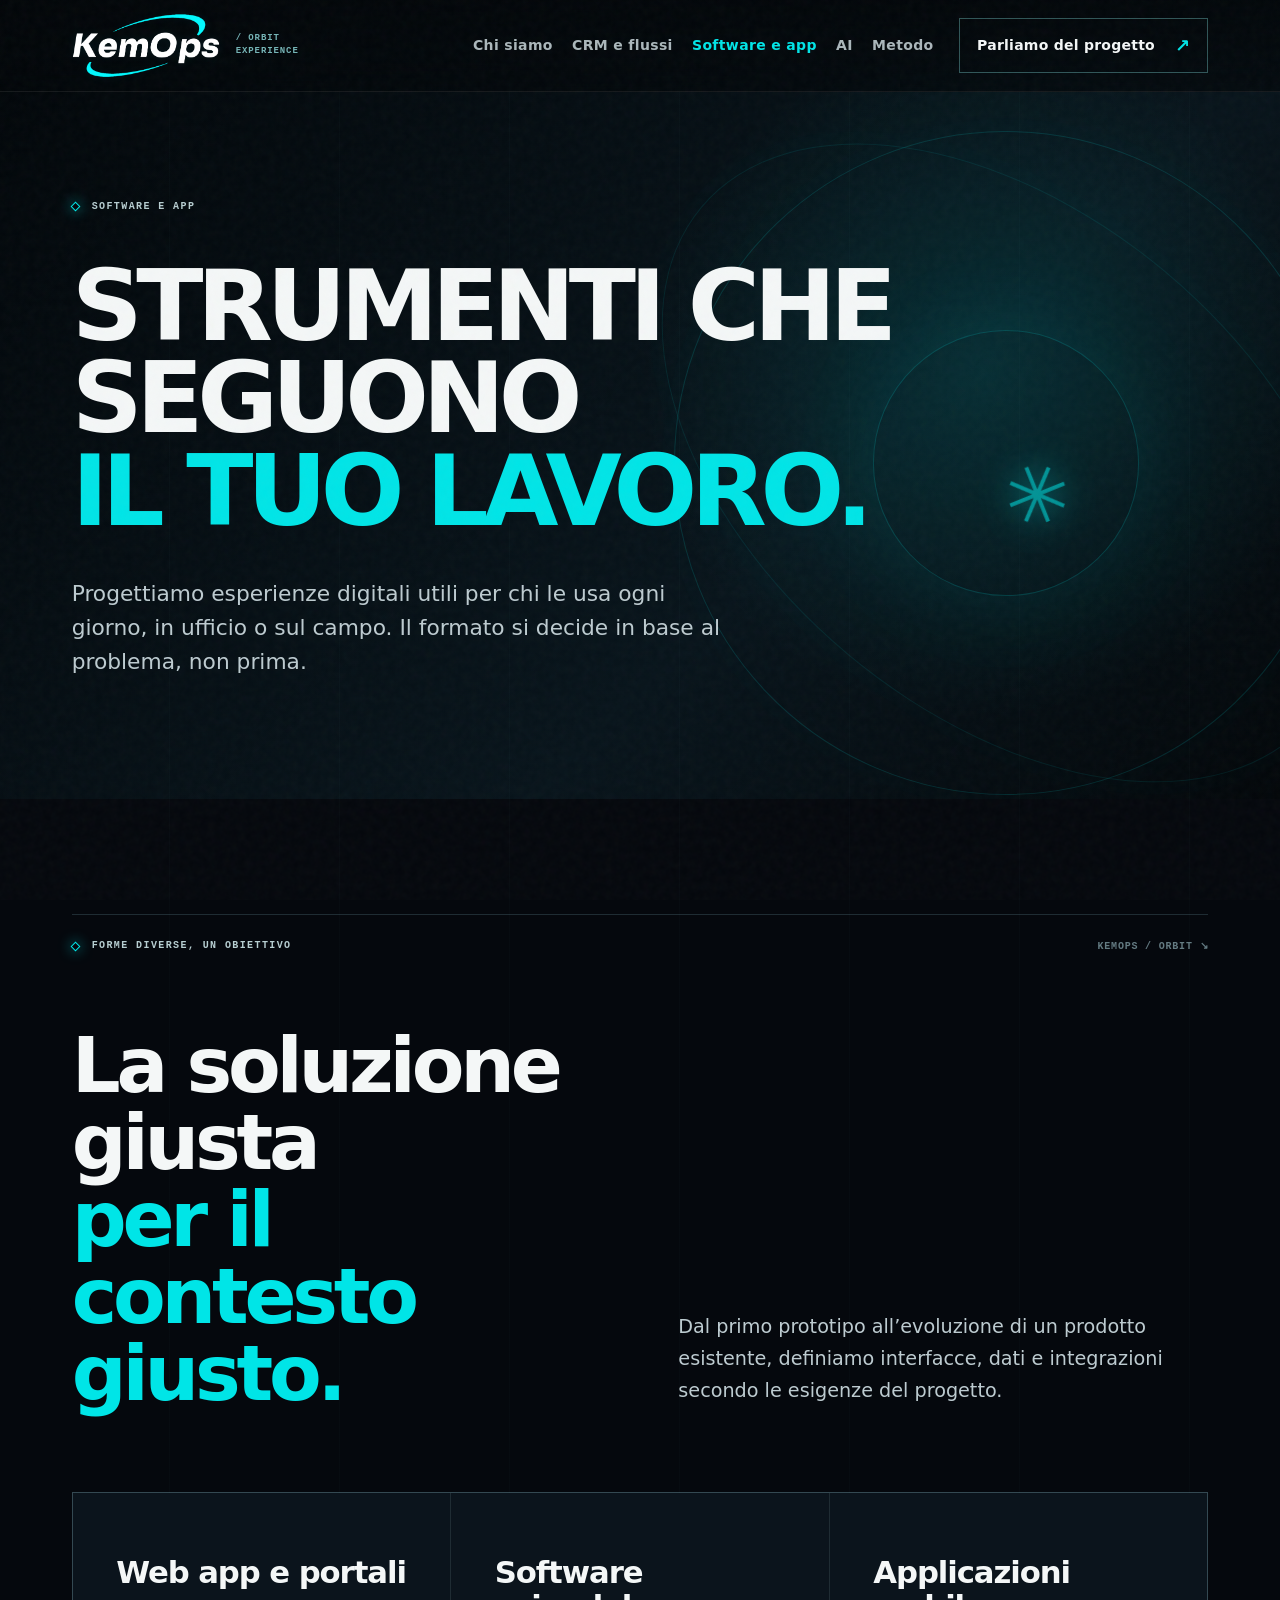
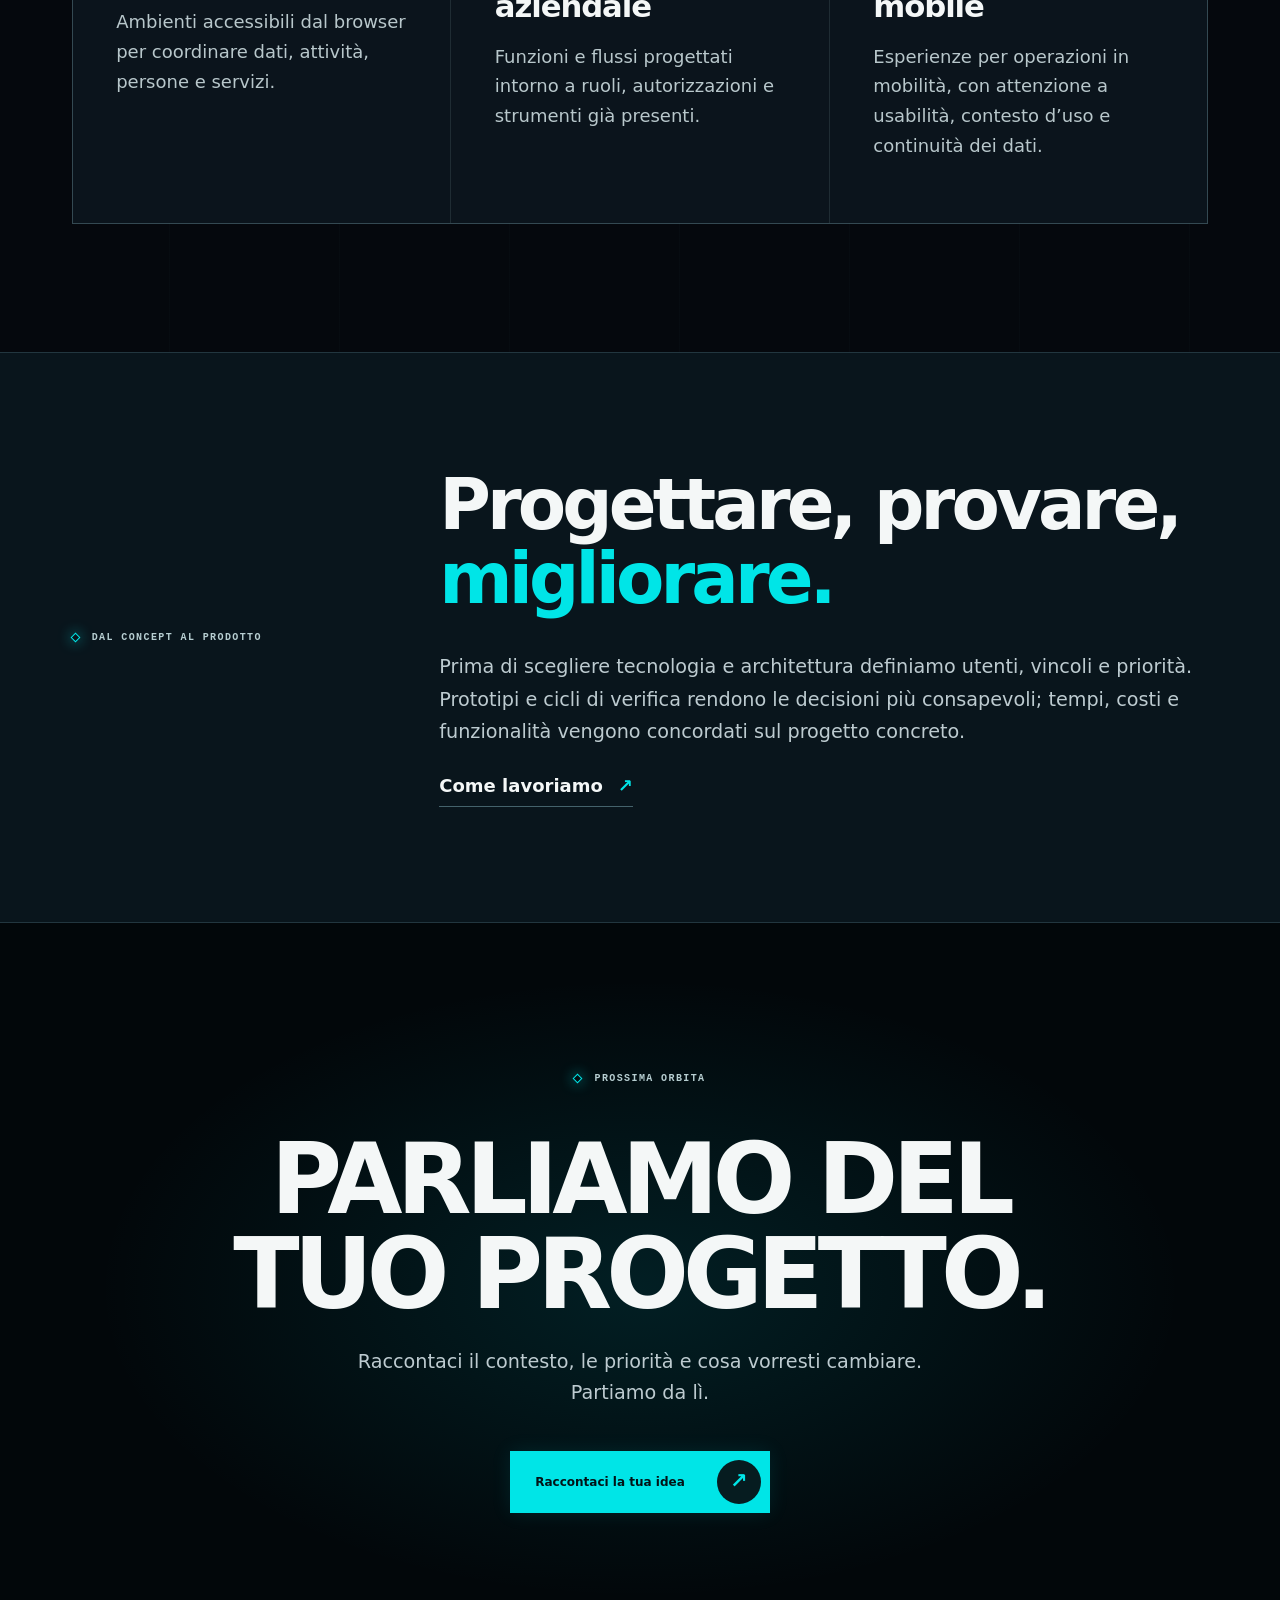
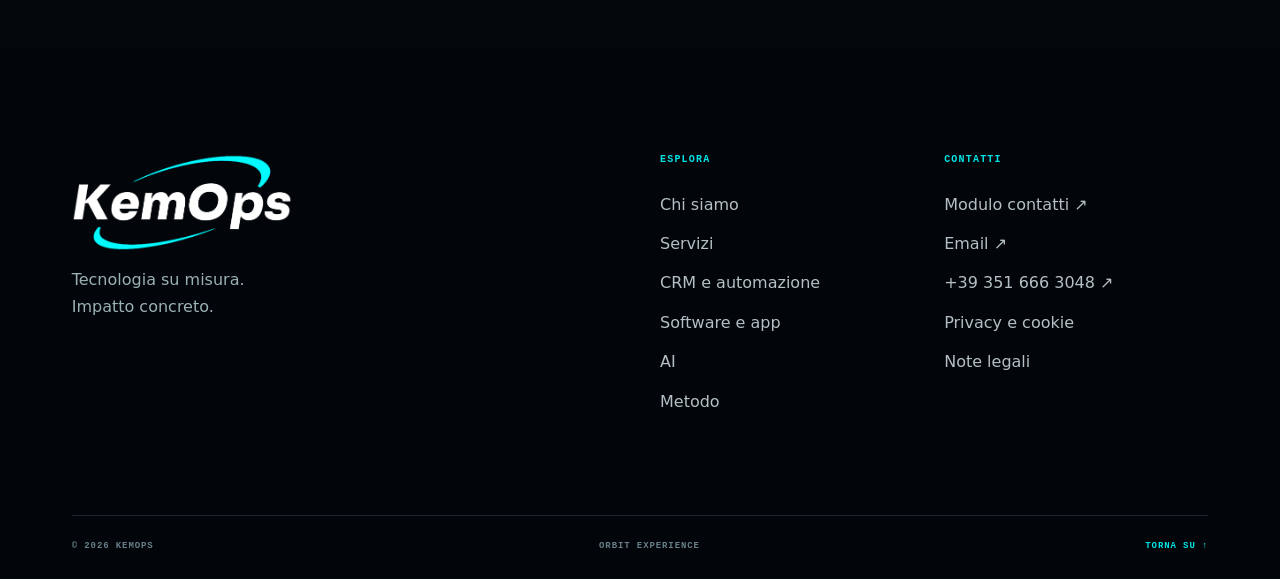
<file: app-software.html>
<!doctype html>
<html lang="it">
<head>
  <meta charset="utf-8">
  <meta name="viewport" content="width=device-width, initial-scale=1">
  <meta name="theme-color" content="#05080d">
  <meta name="description" content="KemOps progetta software aziendale, web app e applicazioni mobile su misura, dalle interfacce alle integrazioni con i sistemi esistenti.">
  <meta name="robots" content="index,follow,max-image-preview:large">
  <link rel="canonical" href="https://kemops.it/app-software.html">
  <meta property="og:type" content="website">
  <meta property="og:site_name" content="KemOps">
  <meta property="og:locale" content="it_IT">
  <meta property="og:url" content="https://kemops.it/app-software.html">
  <meta property="og:title" content="Software su misura, web app e applicazioni | KemOps">
  <meta property="og:description" content="KemOps progetta software aziendale, web app e applicazioni mobile su misura, dalle interfacce alle integrazioni con i sistemi esistenti.">
  <meta property="og:image" content="https://kemops.it/assets/images/orbit-logo.png">
  <meta property="og:image:alt" content="Logo KemOps ORBIT">
  <meta name="twitter:title" content="Software su misura, web app e applicazioni | KemOps">
  <meta name="twitter:description" content="KemOps progetta software aziendale, web app e applicazioni mobile su misura, dalle interfacce alle integrazioni con i sistemi esistenti.">
  <meta name="twitter:image" content="https://kemops.it/assets/images/orbit-logo.png">
  <meta name="twitter:card" content="summary_large_image">
  <title>Software su misura, web app e applicazioni | KemOps</title>
  <link rel="icon" href="assets/images/favicon.png" sizes="32x32" type="image/png">
  <link rel="stylesheet" href="assets/css/orbit.css">
  <link rel="stylesheet" href="assets/css/orbit-b2b.css">
</head>
<body class="orbit-subpage">
  <div class="cursor-glow" aria-hidden="true"></div>
  <div class="scroll-meter" aria-hidden="true"><div class="scroll-meter-fill"></div></div>
  <a class="skip-link" href="#main">Vai al contenuto</a>
  <header class="site-header" id="top">
    <a class="brand" href="index.html" aria-label="KemOps, home">
      <img src="assets/images/orbit-logo.png" alt="KemOps" width="206" height="91">
      <span class="brand-edition">/ ORBIT EXPERIENCE</span>
    </a>
    <nav class="desktop-nav" aria-label="Navigazione principale"><a href="chi-siamo.html">Chi siamo</a><a href="crm-automazione.html">CRM e flussi</a><a href="app-software.html" aria-current="page">Software e app</a><a href="ai.html">AI</a><a href="metodo.html">Metodo</a></nav>
    <a class="nav-contact magnetic" href="contatti.html">Parliamo del progetto <span aria-hidden="true">↗</span></a>
    <button class="mobile-toggle" type="button" aria-expanded="false" aria-controls="mobile-menu" aria-label="Apri menu"><span></span><span></span></button>
  </header>
  <div class="mobile-menu" id="mobile-menu" hidden>
    <div class="mobile-menu-kicker">ESPLORA KEMOPS</div>
    <a href="index.html">Home</a><a href="chi-siamo.html">Chi siamo</a><a href="crm-automazione.html">CRM e flussi</a><a href="app-software.html" aria-current="page">Software e app</a><a href="ai.html">AI</a><a href="metodo.html">Metodo</a>
    <a href="contatti.html">Contatti</a>
  </div>
  <main id="main"><section class="sub-hero section-shell" aria-labelledby="page-title">
      <div class="sub-orbits" aria-hidden="true"><span></span><span></span><span></span><i>✳</i></div>
      <div class="sub-hero-inner reveal"><p class="section-kicker"><span class="kicker-dot"></span> SOFTWARE E APP</p>
      <h1 id="page-title">Strumenti che seguono<br><em>il tuo lavoro.</em></h1><p class="sub-lead">Progettiamo esperienze digitali utili per chi le usa ogni giorno, in ufficio o sul campo. Il formato si decide in base al problema, non prima.</p></div>
      </section><section class="sub-section section-shell"><div class="section-top reveal"><span class="section-kicker"><span class="kicker-dot"></span> FORME DIVERSE, UN OBIETTIVO</span><span class="small-mono">KEMOPS / ORBIT ↘</span></div>
    <div class="sub-section-intro reveal"><h2>La soluzione giusta<br><span>per il contesto giusto.</span></h2><p>Dal primo prototipo all’evoluzione di un prodotto esistente, definiamo interfacce, dati e integrazioni secondo le esigenze del progetto.</p></div><div class="orbit-card-grid"><article class="orbit-card reveal"><h3>Web app e portali</h3><p>Ambienti accessibili dal browser per coordinare dati, attività, persone e servizi.</p></article><article class="orbit-card reveal"><h3>Software aziendale</h3><p>Funzioni e flussi progettati intorno a ruoli, autorizzazioni e strumenti già presenti.</p></article><article class="orbit-card reveal"><h3>Applicazioni mobile</h3><p>Esperienze per operazioni in mobilità, con attenzione a usabilità, contesto d’uso e continuità dei dati.</p></article></div></section><section class="sub-band section-shell"><div class="sub-band-grid"><p class="section-kicker"><span class="kicker-dot"></span> DAL CONCEPT AL PRODOTTO</p><div><h2>Progettare, provare,<br><em>migliorare.</em></h2><p>Prima di scegliere tecnologia e architettura definiamo utenti, vincoli e priorità. Prototipi e cicli di verifica rendono le decisioni più consapevoli; tempi, costi e funzionalità vengono concordati sul progetto concreto.</p><a class="text-link" href="metodo.html">Come lavoriamo <span>↗</span></a></div></div></section><section class="sub-cta section-shell"><div class="sub-cta-inner reveal"><span class="section-kicker"><span class="kicker-dot"></span> PROSSIMA ORBITA</span><h2>Parliamo del tuo progetto.</h2><p>Raccontaci il contesto, le priorità e cosa vorresti cambiare. Partiamo da lì.</p><a class="btn btn-primary magnetic" href="contatti.html#contact-form"><span>Raccontaci la tua idea</span><span class="btn-circle" aria-hidden="true">↗</span></a></div></section></main>
  <footer class="site-footer section-shell">
  <div class="footer-main">
    <div><a href="index.html" class="footer-brand" aria-label="KemOps, home"><img src="assets/images/orbit-logo.png" alt="KemOps" width="206" height="91" loading="lazy"></a><p>Tecnologia su misura.<br>Impatto concreto.</p></div>
    <div class="footer-links">
      <div><small>ESPLORA</small><a href="chi-siamo.html">Chi siamo</a><a href="servizi.html">Servizi</a><a href="crm-automazione.html">CRM e automazione</a><a href="app-software.html">Software e app</a><a href="ai.html">AI</a><a href="metodo.html">Metodo</a></div>
      <div><small>CONTATTI</small><a href="contatti.html">Modulo contatti ↗</a><a href="mailto:kemops.consulting@gmail.com">Email ↗</a><a href="tel:+393516663048">+39 351 666 3048 ↗</a><a href="privacy.html">Privacy e cookie</a><a href="note-legali.html">Note legali</a></div>
    </div>
  </div>
  <div class="footer-bottom"><span>© <span id="year">2026</span> KEMOPS</span><span>ORBIT EXPERIENCE</span><a href="#top">TORNA SU ↑</a></div>
</footer>
  <script src="assets/js/orbit-shared.js" defer></script>
</body>
</html>
</file>
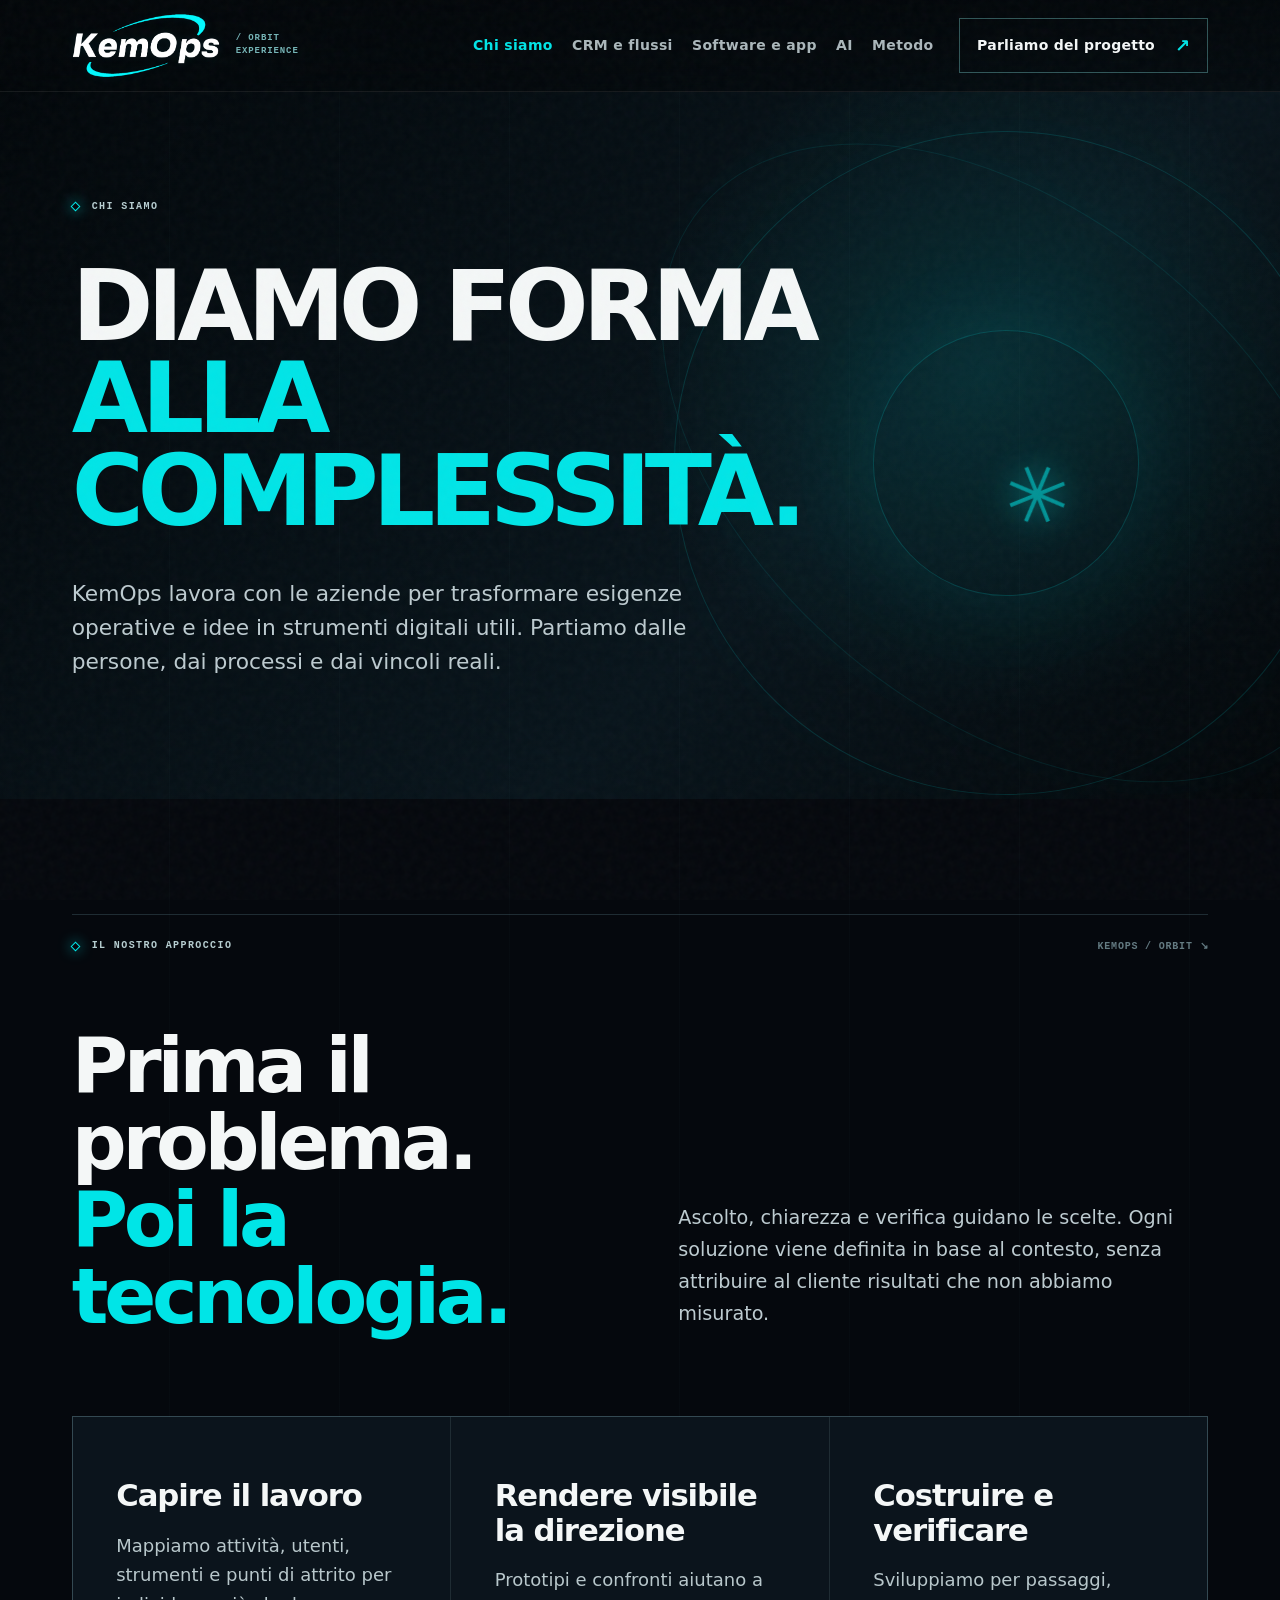
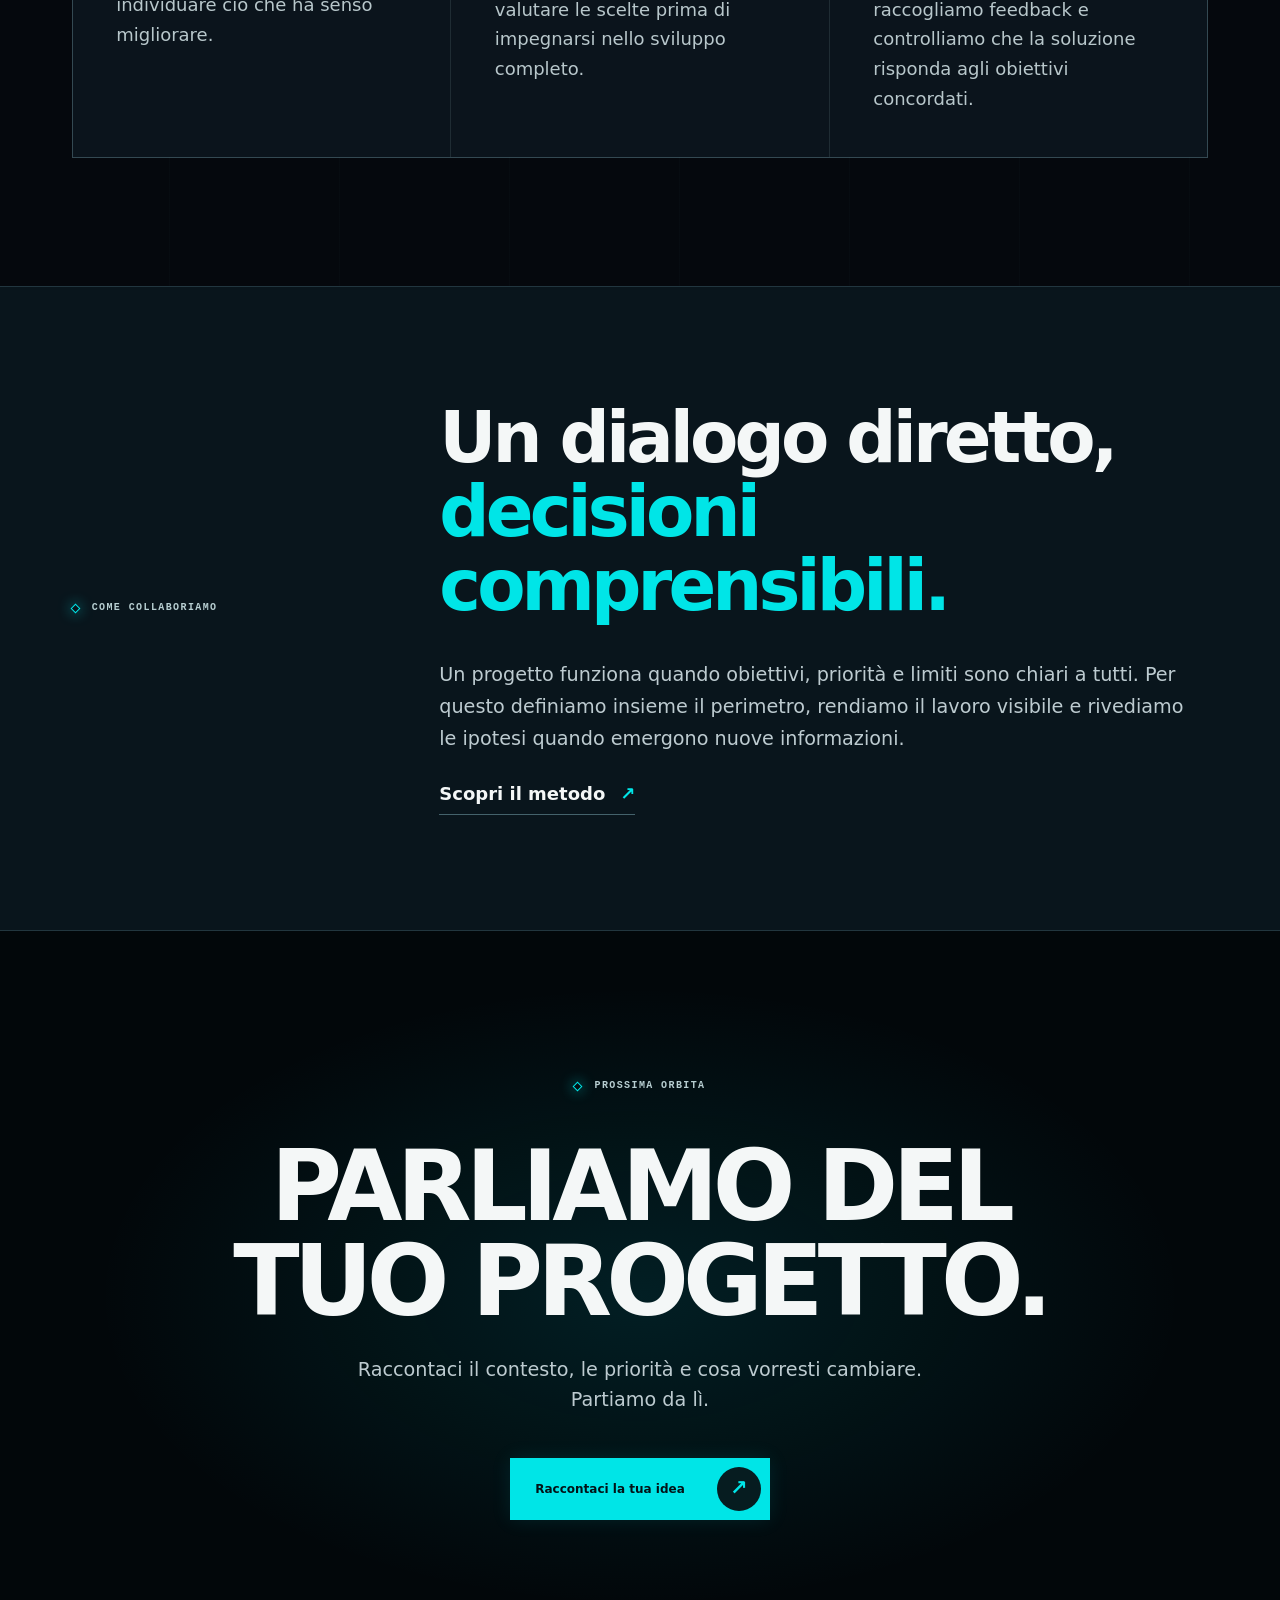
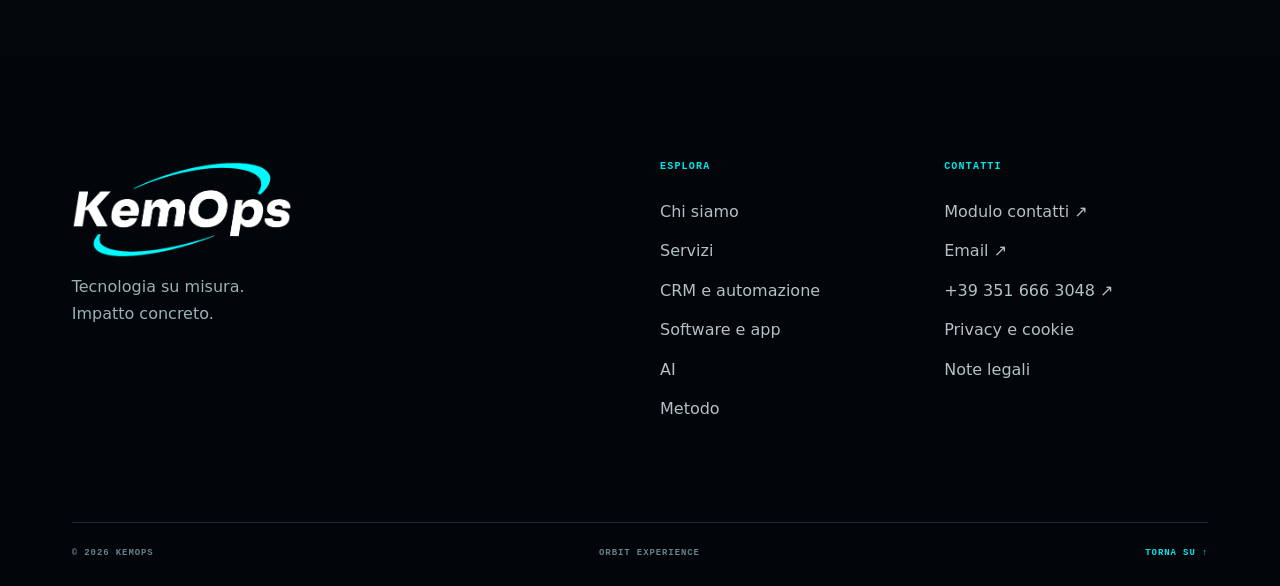
<file: chi-siamo.html>
<!doctype html>
<html lang="it">
<head>
  <meta charset="utf-8">
  <meta name="viewport" content="width=device-width, initial-scale=1">
  <meta name="theme-color" content="#05080d">
  <meta name="description" content="KemOps affianca le aziende nella progettazione di soluzioni digitali su misura: dalla comprensione dei processi alla costruzione e all’evoluzione.">
  <meta name="robots" content="index,follow,max-image-preview:large">
  <link rel="canonical" href="https://kemops.it/chi-siamo.html">
  <meta property="og:type" content="website">
  <meta property="og:site_name" content="KemOps">
  <meta property="og:locale" content="it_IT">
  <meta property="og:url" content="https://kemops.it/chi-siamo.html">
  <meta property="og:title" content="Chi siamo | KemOps ORBIT">
  <meta property="og:description" content="KemOps affianca le aziende nella progettazione di soluzioni digitali su misura: dalla comprensione dei processi alla costruzione e all’evoluzione.">
  <meta property="og:image" content="https://kemops.it/assets/images/orbit-logo.png">
  <meta property="og:image:alt" content="Logo KemOps ORBIT">
  <meta name="twitter:title" content="Chi siamo | KemOps ORBIT">
  <meta name="twitter:description" content="KemOps affianca le aziende nella progettazione di soluzioni digitali su misura: dalla comprensione dei processi alla costruzione e all’evoluzione.">
  <meta name="twitter:image" content="https://kemops.it/assets/images/orbit-logo.png">
  <meta name="twitter:card" content="summary_large_image">
  <title>Chi siamo | KemOps ORBIT</title>
  <link rel="icon" href="assets/images/favicon.png" sizes="32x32" type="image/png">
  <link rel="stylesheet" href="assets/css/orbit.css">
  <link rel="stylesheet" href="assets/css/orbit-b2b.css">
</head>
<body class="orbit-subpage">
  <div class="cursor-glow" aria-hidden="true"></div>
  <div class="scroll-meter" aria-hidden="true"><div class="scroll-meter-fill"></div></div>
  <a class="skip-link" href="#main">Vai al contenuto</a>
  <header class="site-header" id="top">
    <a class="brand" href="index.html" aria-label="KemOps, home">
      <img src="assets/images/orbit-logo.png" alt="KemOps" width="206" height="91">
      <span class="brand-edition">/ ORBIT EXPERIENCE</span>
    </a>
    <nav class="desktop-nav" aria-label="Navigazione principale"><a href="chi-siamo.html" aria-current="page">Chi siamo</a><a href="crm-automazione.html">CRM e flussi</a><a href="app-software.html">Software e app</a><a href="ai.html">AI</a><a href="metodo.html">Metodo</a></nav>
    <a class="nav-contact magnetic" href="contatti.html">Parliamo del progetto <span aria-hidden="true">↗</span></a>
    <button class="mobile-toggle" type="button" aria-expanded="false" aria-controls="mobile-menu" aria-label="Apri menu"><span></span><span></span></button>
  </header>
  <div class="mobile-menu" id="mobile-menu" hidden>
    <div class="mobile-menu-kicker">ESPLORA KEMOPS</div>
    <a href="index.html">Home</a><a href="chi-siamo.html" aria-current="page">Chi siamo</a><a href="crm-automazione.html">CRM e flussi</a><a href="app-software.html">Software e app</a><a href="ai.html">AI</a><a href="metodo.html">Metodo</a>
    <a href="contatti.html">Contatti</a>
  </div>
  <main id="main"><section class="sub-hero section-shell" aria-labelledby="page-title">
      <div class="sub-orbits" aria-hidden="true"><span></span><span></span><span></span><i>✳</i></div>
      <div class="sub-hero-inner reveal"><p class="section-kicker"><span class="kicker-dot"></span> CHI SIAMO</p>
      <h1 id="page-title">Diamo forma<br><em>alla complessità.</em></h1><p class="sub-lead">KemOps lavora con le aziende per trasformare esigenze operative e idee in strumenti digitali utili. Partiamo dalle persone, dai processi e dai vincoli reali.</p></div>
      </section><section class="sub-section section-shell"><div class="section-top reveal"><span class="section-kicker"><span class="kicker-dot"></span> IL NOSTRO APPROCCIO</span><span class="small-mono">KEMOPS / ORBIT ↘</span></div>
    <div class="sub-section-intro reveal"><h2>Prima il problema.<br><span>Poi la tecnologia.</span></h2><p>Ascolto, chiarezza e verifica guidano le scelte. Ogni soluzione viene definita in base al contesto, senza attribuire al cliente risultati che non abbiamo misurato.</p></div><div class="orbit-card-grid"><article class="orbit-card reveal"><h3>Capire il lavoro</h3><p>Mappiamo attività, utenti, strumenti e punti di attrito per individuare ciò che ha senso migliorare.</p></article><article class="orbit-card reveal"><h3>Rendere visibile la direzione</h3><p>Prototipi e confronti aiutano a valutare le scelte prima di impegnarsi nello sviluppo completo.</p></article><article class="orbit-card reveal"><h3>Costruire e verificare</h3><p>Sviluppiamo per passaggi, raccogliamo feedback e controlliamo che la soluzione risponda agli obiettivi concordati.</p></article></div></section><section class="sub-band section-shell"><div class="sub-band-grid"><p class="section-kicker"><span class="kicker-dot"></span> COME COLLABORIAMO</p><div><h2>Un dialogo diretto,<br><em>decisioni comprensibili.</em></h2><p>Un progetto funziona quando obiettivi, priorità e limiti sono chiari a tutti. Per questo definiamo insieme il perimetro, rendiamo il lavoro visibile e rivediamo le ipotesi quando emergono nuove informazioni.</p><a class="text-link" href="metodo.html">Scopri il metodo <span>↗</span></a></div></div></section><section class="sub-cta section-shell"><div class="sub-cta-inner reveal"><span class="section-kicker"><span class="kicker-dot"></span> PROSSIMA ORBITA</span><h2>Parliamo del tuo progetto.</h2><p>Raccontaci il contesto, le priorità e cosa vorresti cambiare. Partiamo da lì.</p><a class="btn btn-primary magnetic" href="contatti.html#contact-form"><span>Raccontaci la tua idea</span><span class="btn-circle" aria-hidden="true">↗</span></a></div></section></main>
  <footer class="site-footer section-shell">
  <div class="footer-main">
    <div><a href="index.html" class="footer-brand" aria-label="KemOps, home"><img src="assets/images/orbit-logo.png" alt="KemOps" width="206" height="91" loading="lazy"></a><p>Tecnologia su misura.<br>Impatto concreto.</p></div>
    <div class="footer-links">
      <div><small>ESPLORA</small><a href="chi-siamo.html">Chi siamo</a><a href="servizi.html">Servizi</a><a href="crm-automazione.html">CRM e automazione</a><a href="app-software.html">Software e app</a><a href="ai.html">AI</a><a href="metodo.html">Metodo</a></div>
      <div><small>CONTATTI</small><a href="contatti.html">Modulo contatti ↗</a><a href="mailto:kemops.consulting@gmail.com">Email ↗</a><a href="tel:+393516663048">+39 351 666 3048 ↗</a><a href="privacy.html">Privacy e cookie</a><a href="note-legali.html">Note legali</a></div>
    </div>
  </div>
  <div class="footer-bottom"><span>© <span id="year">2026</span> KEMOPS</span><span>ORBIT EXPERIENCE</span><a href="#top">TORNA SU ↑</a></div>
</footer>
  <script src="assets/js/orbit-shared.js" defer></script>
</body>
</html>
</file>
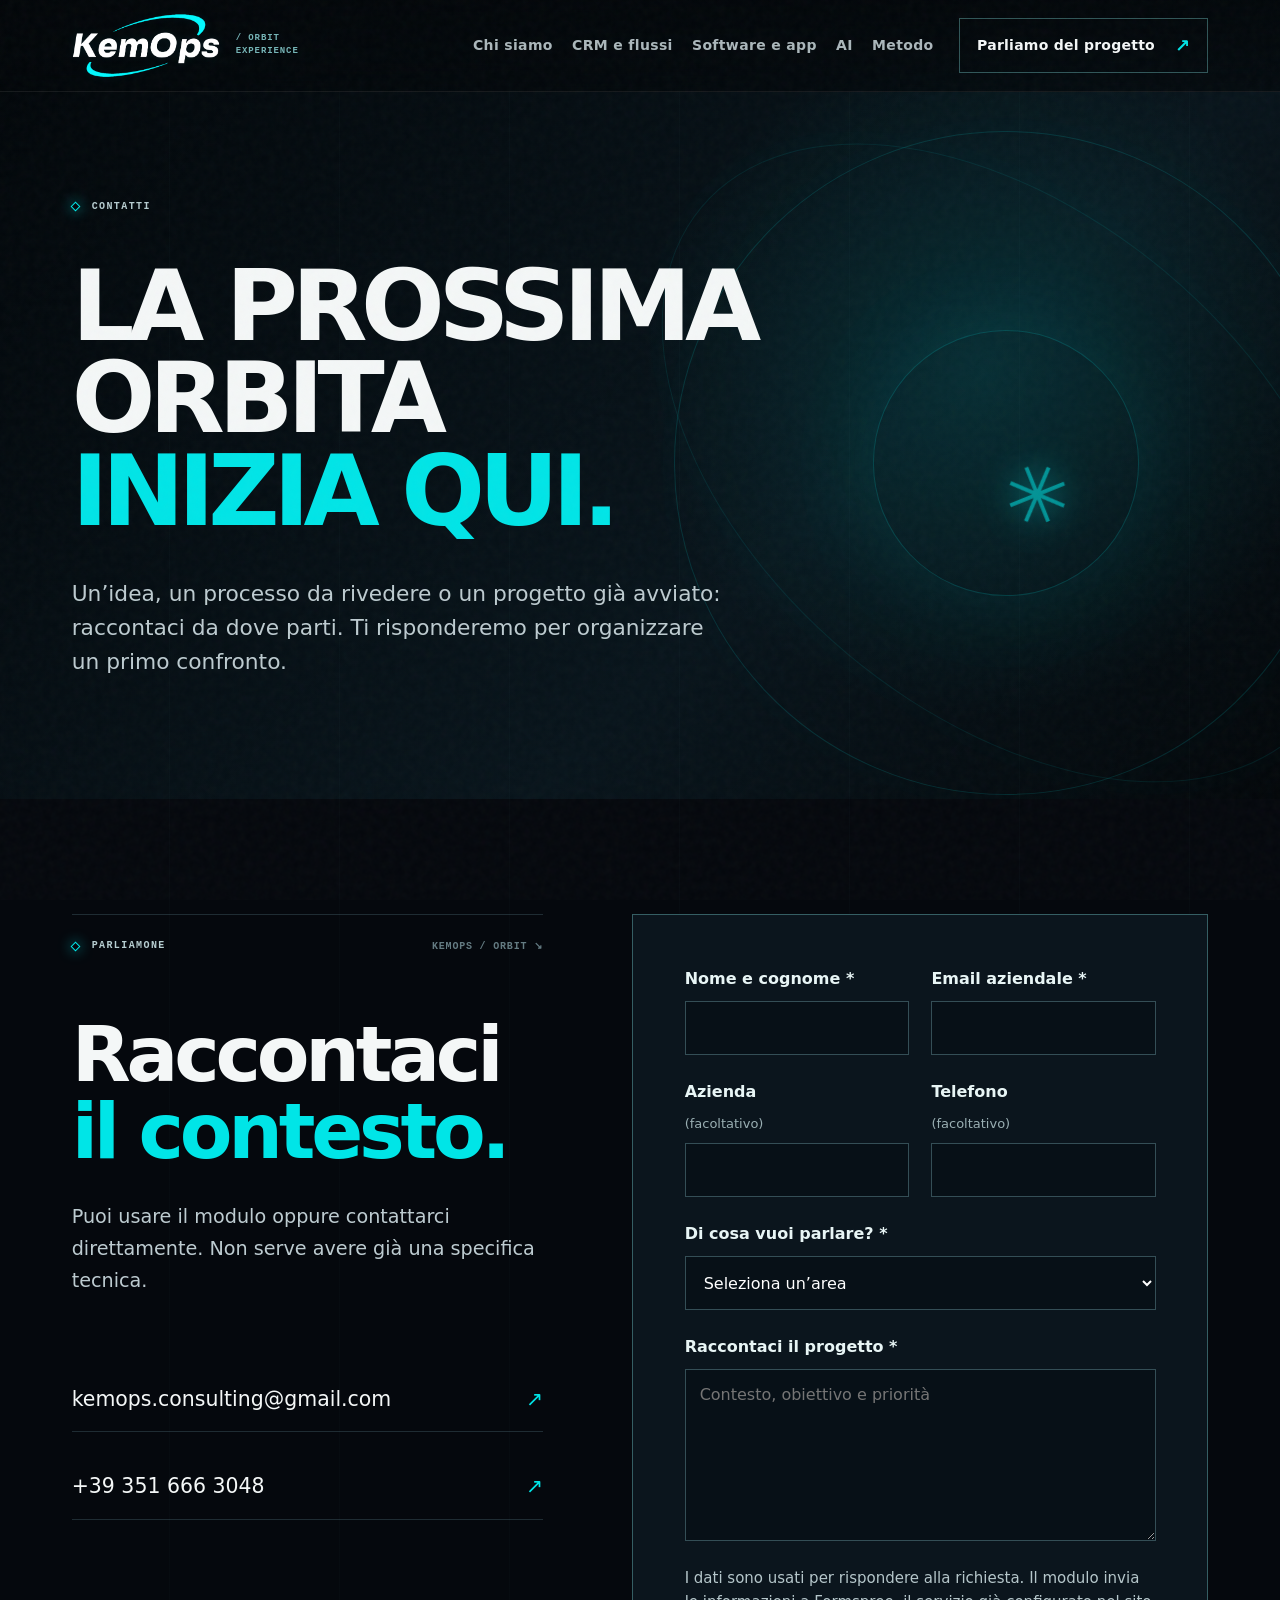
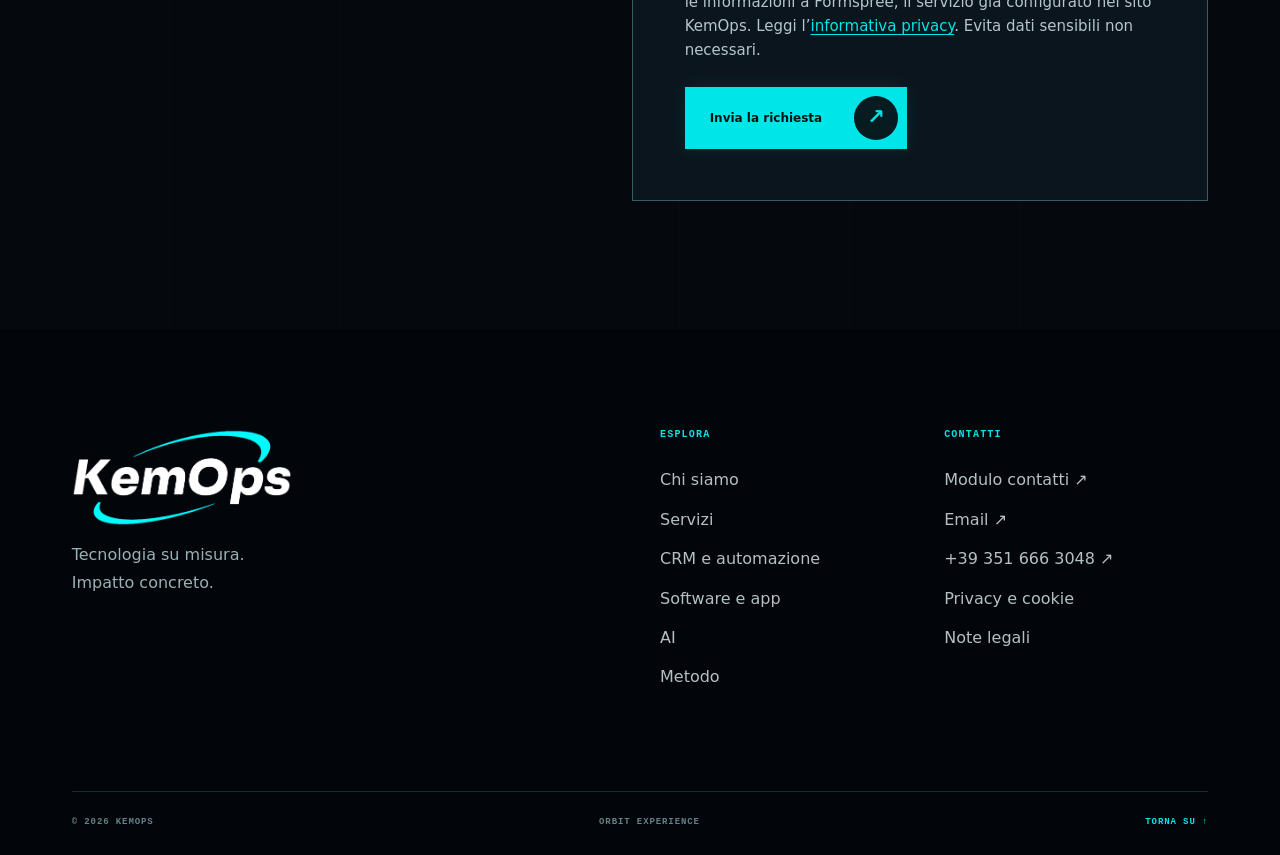
<file: contatti.html>
<!doctype html>
<html lang="it">
<head>
  <meta charset="utf-8">
  <meta name="viewport" content="width=device-width, initial-scale=1">
  <meta name="theme-color" content="#05080d">
  <meta name="description" content="Contatta KemOps per parlare di CRM, automazioni, software, app e AI. Scrivi tramite il modulo o usa email e telefono.">
  <meta name="robots" content="index,follow,max-image-preview:large">
  <link rel="canonical" href="https://kemops.it/contatti.html">
  <meta property="og:type" content="website">
  <meta property="og:site_name" content="KemOps">
  <meta property="og:locale" content="it_IT">
  <meta property="og:url" content="https://kemops.it/contatti.html">
  <meta property="og:title" content="Contatti e richiesta progetto | KemOps ORBIT">
  <meta property="og:description" content="Contatta KemOps per parlare di CRM, automazioni, software, app e AI. Scrivi tramite il modulo o usa email e telefono.">
  <meta property="og:image" content="https://kemops.it/assets/images/orbit-logo.png">
  <meta property="og:image:alt" content="Logo KemOps ORBIT">
  <meta name="twitter:title" content="Contatti e richiesta progetto | KemOps ORBIT">
  <meta name="twitter:description" content="Contatta KemOps per parlare di CRM, automazioni, software, app e AI. Scrivi tramite il modulo o usa email e telefono.">
  <meta name="twitter:image" content="https://kemops.it/assets/images/orbit-logo.png">
  <meta name="twitter:card" content="summary_large_image">
  <title>Contatti e richiesta progetto | KemOps ORBIT</title>
  <link rel="icon" href="assets/images/favicon.png" sizes="32x32" type="image/png">
  <link rel="stylesheet" href="assets/css/orbit.css">
  <link rel="stylesheet" href="assets/css/orbit-b2b.css">
</head>
<body class="orbit-subpage">
  <div class="cursor-glow" aria-hidden="true"></div>
  <div class="scroll-meter" aria-hidden="true"><div class="scroll-meter-fill"></div></div>
  <a class="skip-link" href="#main">Vai al contenuto</a>
  <header class="site-header" id="top">
    <a class="brand" href="index.html" aria-label="KemOps, home">
      <img src="assets/images/orbit-logo.png" alt="KemOps" width="206" height="91">
      <span class="brand-edition">/ ORBIT EXPERIENCE</span>
    </a>
    <nav class="desktop-nav" aria-label="Navigazione principale"><a href="chi-siamo.html">Chi siamo</a><a href="crm-automazione.html">CRM e flussi</a><a href="app-software.html">Software e app</a><a href="ai.html">AI</a><a href="metodo.html">Metodo</a></nav>
    <a class="nav-contact magnetic" href="contatti.html" aria-current="page">Parliamo del progetto <span aria-hidden="true">↗</span></a>
    <button class="mobile-toggle" type="button" aria-expanded="false" aria-controls="mobile-menu" aria-label="Apri menu"><span></span><span></span></button>
  </header>
  <div class="mobile-menu" id="mobile-menu" hidden>
    <div class="mobile-menu-kicker">ESPLORA KEMOPS</div>
    <a href="index.html">Home</a><a href="chi-siamo.html">Chi siamo</a><a href="crm-automazione.html">CRM e flussi</a><a href="app-software.html">Software e app</a><a href="ai.html">AI</a><a href="metodo.html">Metodo</a>
    <a href="contatti.html" aria-current="page">Contatti</a>
  </div>
  <main id="main"><section class="sub-hero section-shell" aria-labelledby="page-title">
      <div class="sub-orbits" aria-hidden="true"><span></span><span></span><span></span><i>✳</i></div>
      <div class="sub-hero-inner reveal"><p class="section-kicker"><span class="kicker-dot"></span> CONTATTI</p>
      <h1 id="page-title">La prossima orbita<br><em>inizia qui.</em></h1><p class="sub-lead">Un’idea, un processo da rivedere o un progetto già avviato: raccontaci da dove parti. Ti risponderemo per organizzare un primo confronto.</p></div>
      </section><section class="sub-section section-shell contact-layout"><div><div class="section-top reveal"><span class="section-kicker"><span class="kicker-dot"></span> PARLIAMONE</span><span class="small-mono">KEMOPS / ORBIT ↘</span></div>
    <div class="sub-section-intro reveal"><h2>Raccontaci<br><span>il contesto.</span></h2><p>Puoi usare il modulo oppure contattarci direttamente. Non serve avere già una specifica tecnica.</p></div><div class="contact-direct"><a href="mailto:kemops.consulting@gmail.com">kemops.consulting@gmail.com <span aria-hidden="true">↗</span></a><a href="tel:+393516663048">+39 351 666 3048 <span aria-hidden="true">↗</span></a></div></div><form id="contact-form" class="orbit-form" action="https://formspree.io/f/meaaoydw" method="POST">
  <input type="hidden" name="_subject" value="Nuova richiesta dal sito KemOps ORBIT">
  <div class="form-trap" aria-hidden="true"><label>Lascia vuoto questo campo<input type="text" name="_gotcha" tabindex="-1" autocomplete="off"></label></div>
  <div class="form-grid"><label>Nome e cognome *<input name="name" type="text" autocomplete="name" required></label><label>Email aziendale *<input name="email" type="email" autocomplete="email" required></label></div>
  <div class="form-grid"><label>Azienda <small>(facoltativo)</small><input name="company" type="text" autocomplete="organization"></label><label>Telefono <small>(facoltativo)</small><input name="phone" type="tel" autocomplete="tel"></label></div>
  <label>Di cosa vuoi parlare? *<select name="service" required><option value="">Seleziona un’area</option><option value="CRM e automazione">CRM e automazione</option><option value="Software e web app">Software e web app</option><option value="Applicazioni mobile">Applicazioni mobile</option><option value="AI applicata">AI applicata</option><option value="Da definire">Da definire insieme</option></select></label>
  <label>Raccontaci il progetto *<textarea name="message" rows="6" required minlength="15" placeholder="Contesto, obiettivo e priorità"></textarea></label>
  <p class="form-privacy">I dati sono usati per rispondere alla richiesta. Il modulo invia le informazioni a Formspree, il servizio già configurato nel sito KemOps. Leggi l’<a href="privacy.html">informativa privacy</a>. Evita dati sensibili non necessari.</p>
  <button class="btn btn-primary" type="submit"><span>Invia la richiesta</span><span class="btn-circle" aria-hidden="true">↗</span></button>
</form></section></main>
  <footer class="site-footer section-shell">
  <div class="footer-main">
    <div><a href="index.html" class="footer-brand" aria-label="KemOps, home"><img src="assets/images/orbit-logo.png" alt="KemOps" width="206" height="91" loading="lazy"></a><p>Tecnologia su misura.<br>Impatto concreto.</p></div>
    <div class="footer-links">
      <div><small>ESPLORA</small><a href="chi-siamo.html">Chi siamo</a><a href="servizi.html">Servizi</a><a href="crm-automazione.html">CRM e automazione</a><a href="app-software.html">Software e app</a><a href="ai.html">AI</a><a href="metodo.html">Metodo</a></div>
      <div><small>CONTATTI</small><a href="contatti.html">Modulo contatti ↗</a><a href="mailto:kemops.consulting@gmail.com">Email ↗</a><a href="tel:+393516663048">+39 351 666 3048 ↗</a><a href="privacy.html">Privacy e cookie</a><a href="note-legali.html">Note legali</a></div>
    </div>
  </div>
  <div class="footer-bottom"><span>© <span id="year">2026</span> KEMOPS</span><span>ORBIT EXPERIENCE</span><a href="#top">TORNA SU ↑</a></div>
</footer>
  <script src="assets/js/orbit-shared.js" defer></script>
</body>
</html>
</file>
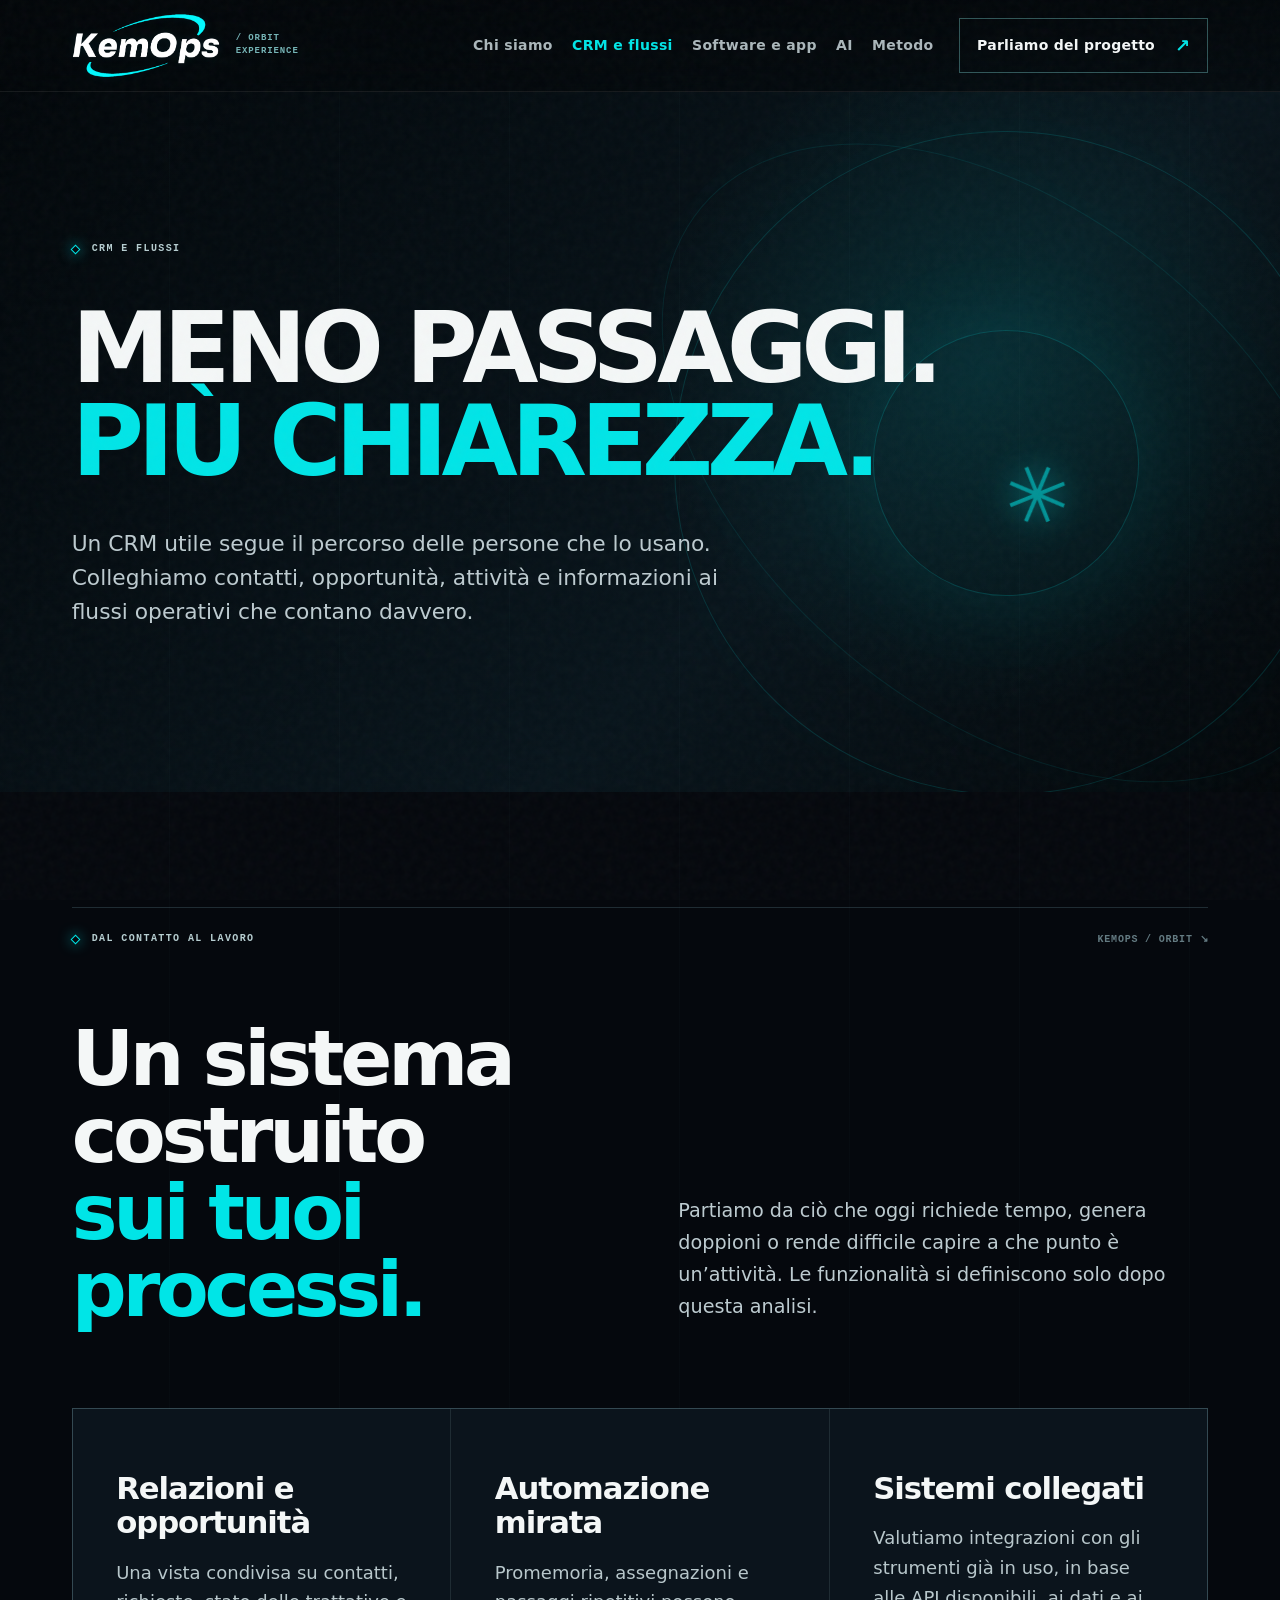
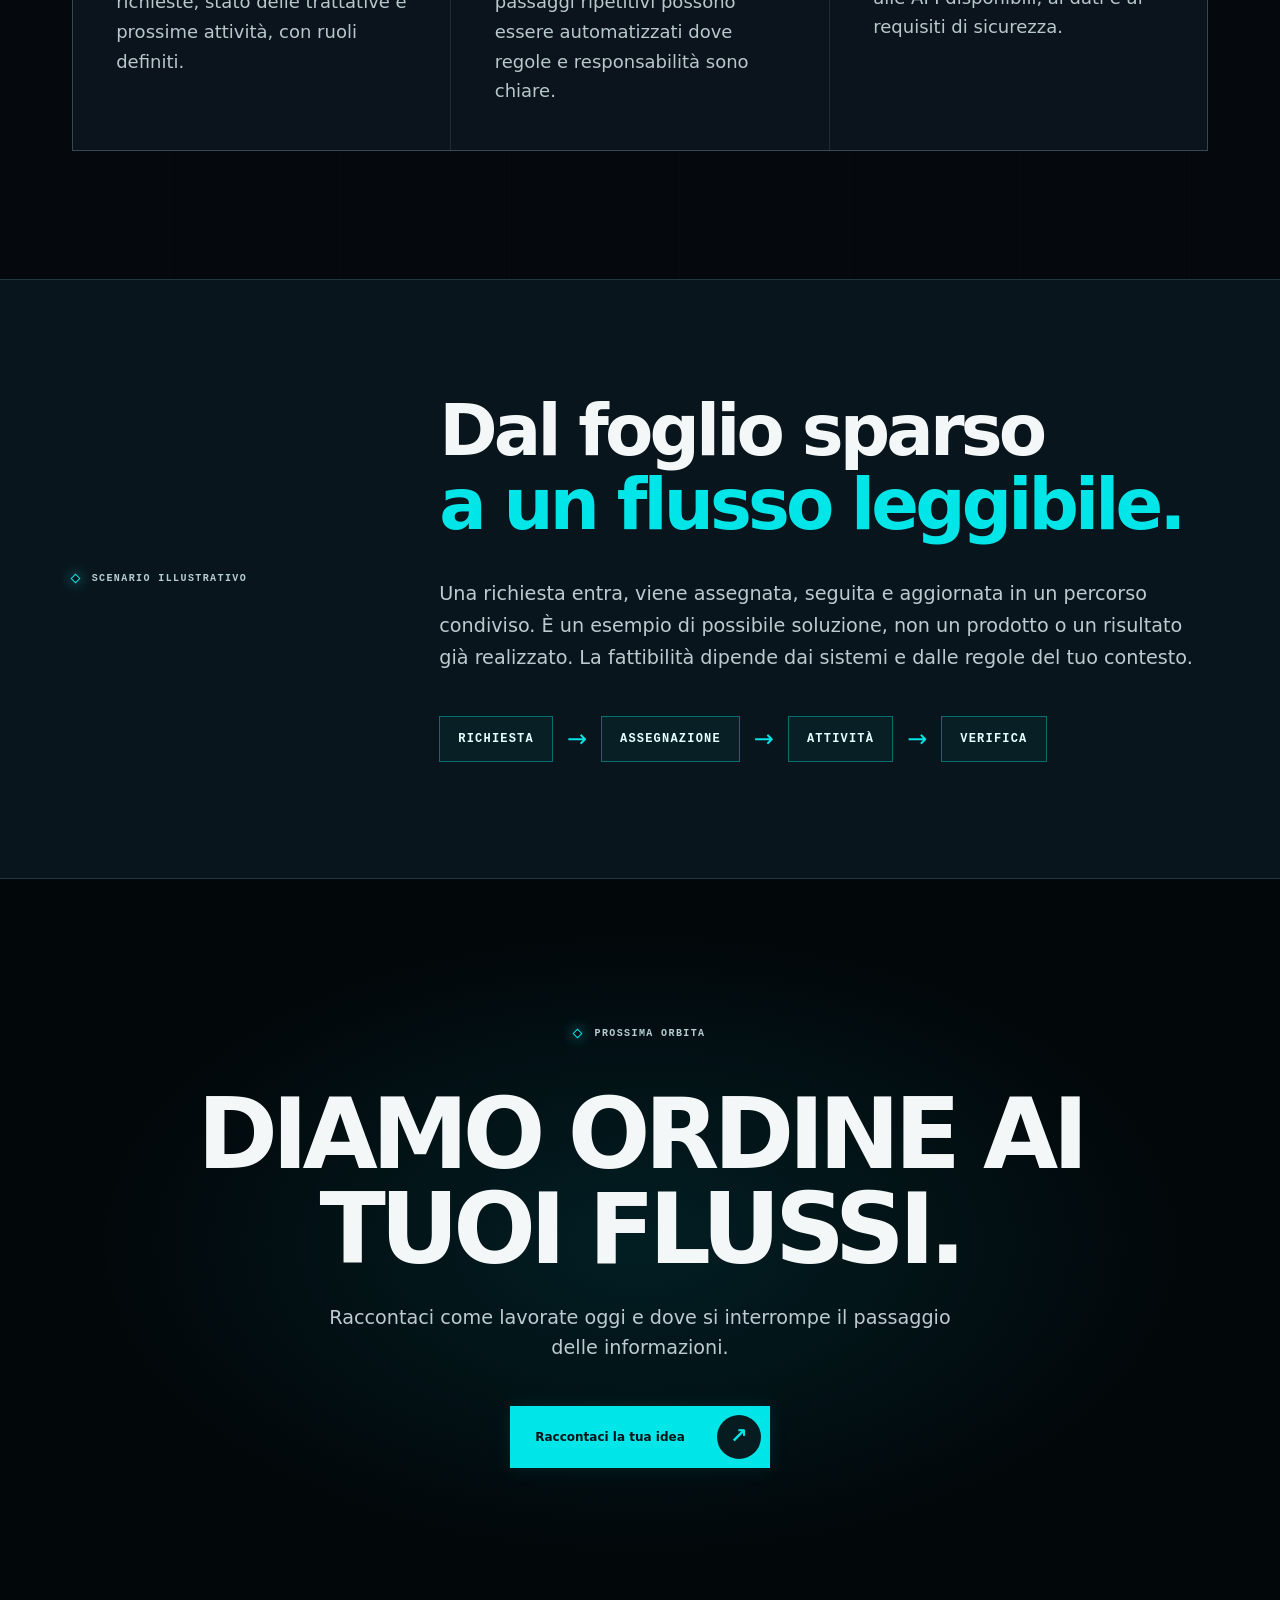
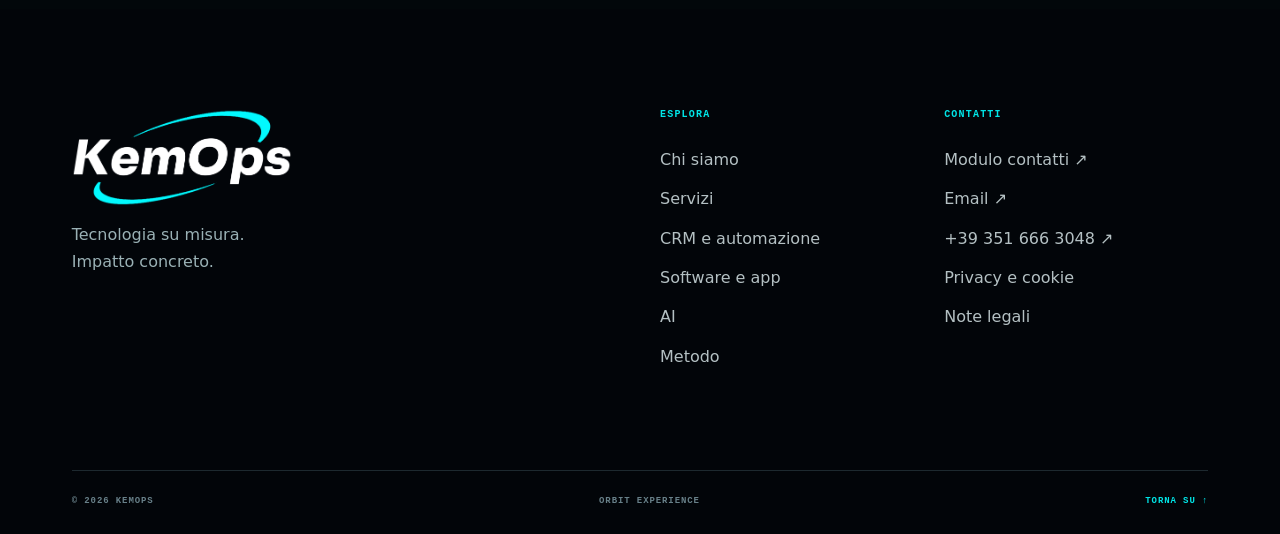
<file: crm-automazione.html>
<!doctype html>
<html lang="it">
<head>
  <meta charset="utf-8">
  <meta name="viewport" content="width=device-width, initial-scale=1">
  <meta name="theme-color" content="#05080d">
  <meta name="description" content="Progettazione di CRM e automazioni su misura: dati, attività, passaggi e integrazioni pensati per i processi reali della tua azienda.">
  <meta name="robots" content="index,follow,max-image-preview:large">
  <link rel="canonical" href="https://kemops.it/crm-automazione.html">
  <meta property="og:type" content="website">
  <meta property="og:site_name" content="KemOps">
  <meta property="og:locale" content="it_IT">
  <meta property="og:url" content="https://kemops.it/crm-automazione.html">
  <meta property="og:title" content="CRM e automazione dei flussi aziendali | KemOps">
  <meta property="og:description" content="Progettazione di CRM e automazioni su misura: dati, attività, passaggi e integrazioni pensati per i processi reali della tua azienda.">
  <meta property="og:image" content="https://kemops.it/assets/images/orbit-logo.png">
  <meta property="og:image:alt" content="Logo KemOps ORBIT">
  <meta name="twitter:title" content="CRM e automazione dei flussi aziendali | KemOps">
  <meta name="twitter:description" content="Progettazione di CRM e automazioni su misura: dati, attività, passaggi e integrazioni pensati per i processi reali della tua azienda.">
  <meta name="twitter:image" content="https://kemops.it/assets/images/orbit-logo.png">
  <meta name="twitter:card" content="summary_large_image">
  <title>CRM e automazione dei flussi aziendali | KemOps</title>
  <link rel="icon" href="assets/images/favicon.png" sizes="32x32" type="image/png">
  <link rel="stylesheet" href="assets/css/orbit.css">
  <link rel="stylesheet" href="assets/css/orbit-b2b.css">
</head>
<body class="orbit-subpage">
  <div class="cursor-glow" aria-hidden="true"></div>
  <div class="scroll-meter" aria-hidden="true"><div class="scroll-meter-fill"></div></div>
  <a class="skip-link" href="#main">Vai al contenuto</a>
  <header class="site-header" id="top">
    <a class="brand" href="index.html" aria-label="KemOps, home">
      <img src="assets/images/orbit-logo.png" alt="KemOps" width="206" height="91">
      <span class="brand-edition">/ ORBIT EXPERIENCE</span>
    </a>
    <nav class="desktop-nav" aria-label="Navigazione principale"><a href="chi-siamo.html">Chi siamo</a><a href="crm-automazione.html" aria-current="page">CRM e flussi</a><a href="app-software.html">Software e app</a><a href="ai.html">AI</a><a href="metodo.html">Metodo</a></nav>
    <a class="nav-contact magnetic" href="contatti.html">Parliamo del progetto <span aria-hidden="true">↗</span></a>
    <button class="mobile-toggle" type="button" aria-expanded="false" aria-controls="mobile-menu" aria-label="Apri menu"><span></span><span></span></button>
  </header>
  <div class="mobile-menu" id="mobile-menu" hidden>
    <div class="mobile-menu-kicker">ESPLORA KEMOPS</div>
    <a href="index.html">Home</a><a href="chi-siamo.html">Chi siamo</a><a href="crm-automazione.html" aria-current="page">CRM e flussi</a><a href="app-software.html">Software e app</a><a href="ai.html">AI</a><a href="metodo.html">Metodo</a>
    <a href="contatti.html">Contatti</a>
  </div>
  <main id="main"><section class="sub-hero section-shell" aria-labelledby="page-title">
      <div class="sub-orbits" aria-hidden="true"><span></span><span></span><span></span><i>✳</i></div>
      <div class="sub-hero-inner reveal"><p class="section-kicker"><span class="kicker-dot"></span> CRM E FLUSSI</p>
      <h1 id="page-title">Meno passaggi.<br><em>Più chiarezza.</em></h1><p class="sub-lead">Un CRM utile segue il percorso delle persone che lo usano. Colleghiamo contatti, opportunità, attività e informazioni ai flussi operativi che contano davvero.</p></div>
      </section><section class="sub-section section-shell"><div class="section-top reveal"><span class="section-kicker"><span class="kicker-dot"></span> DAL CONTATTO AL LAVORO</span><span class="small-mono">KEMOPS / ORBIT ↘</span></div>
    <div class="sub-section-intro reveal"><h2>Un sistema costruito<br><span>sui tuoi processi.</span></h2><p>Partiamo da ciò che oggi richiede tempo, genera doppioni o rende difficile capire a che punto è un’attività. Le funzionalità si definiscono solo dopo questa analisi.</p></div><div class="orbit-card-grid"><article class="orbit-card reveal"><h3>Relazioni e opportunità</h3><p>Una vista condivisa su contatti, richieste, stato delle trattative e prossime attività, con ruoli definiti.</p></article><article class="orbit-card reveal"><h3>Automazione mirata</h3><p>Promemoria, assegnazioni e passaggi ripetitivi possono essere automatizzati dove regole e responsabilità sono chiare.</p></article><article class="orbit-card reveal"><h3>Sistemi collegati</h3><p>Valutiamo integrazioni con gli strumenti già in uso, in base alle API disponibili, ai dati e ai requisiti di sicurezza.</p></article></div></section><section class="sub-band section-shell"><div class="sub-band-grid"><p class="section-kicker"><span class="kicker-dot"></span> SCENARIO ILLUSTRATIVO</p><div><h2>Dal foglio sparso<br><em>a un flusso leggibile.</em></h2><p>Una richiesta entra, viene assegnata, seguita e aggiornata in un percorso condiviso. È un esempio di possibile soluzione, non un prodotto o un risultato già realizzato. La fattibilità dipende dai sistemi e dalle regole del tuo contesto.</p><div class="flow-illustration" aria-label="Esempio illustrativo: richiesta, assegnazione, attività e verifica"><span>RICHIESTA</span><i>→</i><span>ASSEGNAZIONE</span><i>→</i><span>ATTIVITÀ</span><i>→</i><span>VERIFICA</span></div></div></div></section><section class="sub-cta section-shell"><div class="sub-cta-inner reveal"><span class="section-kicker"><span class="kicker-dot"></span> PROSSIMA ORBITA</span><h2>Diamo ordine ai tuoi flussi.</h2><p>Raccontaci come lavorate oggi e dove si interrompe il passaggio delle informazioni.</p><a class="btn btn-primary magnetic" href="contatti.html#contact-form"><span>Raccontaci la tua idea</span><span class="btn-circle" aria-hidden="true">↗</span></a></div></section></main>
  <footer class="site-footer section-shell">
  <div class="footer-main">
    <div><a href="index.html" class="footer-brand" aria-label="KemOps, home"><img src="assets/images/orbit-logo.png" alt="KemOps" width="206" height="91" loading="lazy"></a><p>Tecnologia su misura.<br>Impatto concreto.</p></div>
    <div class="footer-links">
      <div><small>ESPLORA</small><a href="chi-siamo.html">Chi siamo</a><a href="servizi.html">Servizi</a><a href="crm-automazione.html">CRM e automazione</a><a href="app-software.html">Software e app</a><a href="ai.html">AI</a><a href="metodo.html">Metodo</a></div>
      <div><small>CONTATTI</small><a href="contatti.html">Modulo contatti ↗</a><a href="mailto:kemops.consulting@gmail.com">Email ↗</a><a href="tel:+393516663048">+39 351 666 3048 ↗</a><a href="privacy.html">Privacy e cookie</a><a href="note-legali.html">Note legali</a></div>
    </div>
  </div>
  <div class="footer-bottom"><span>© <span id="year">2026</span> KEMOPS</span><span>ORBIT EXPERIENCE</span><a href="#top">TORNA SU ↑</a></div>
</footer>
  <script src="assets/js/orbit-shared.js" defer></script>
</body>
</html>
</file>
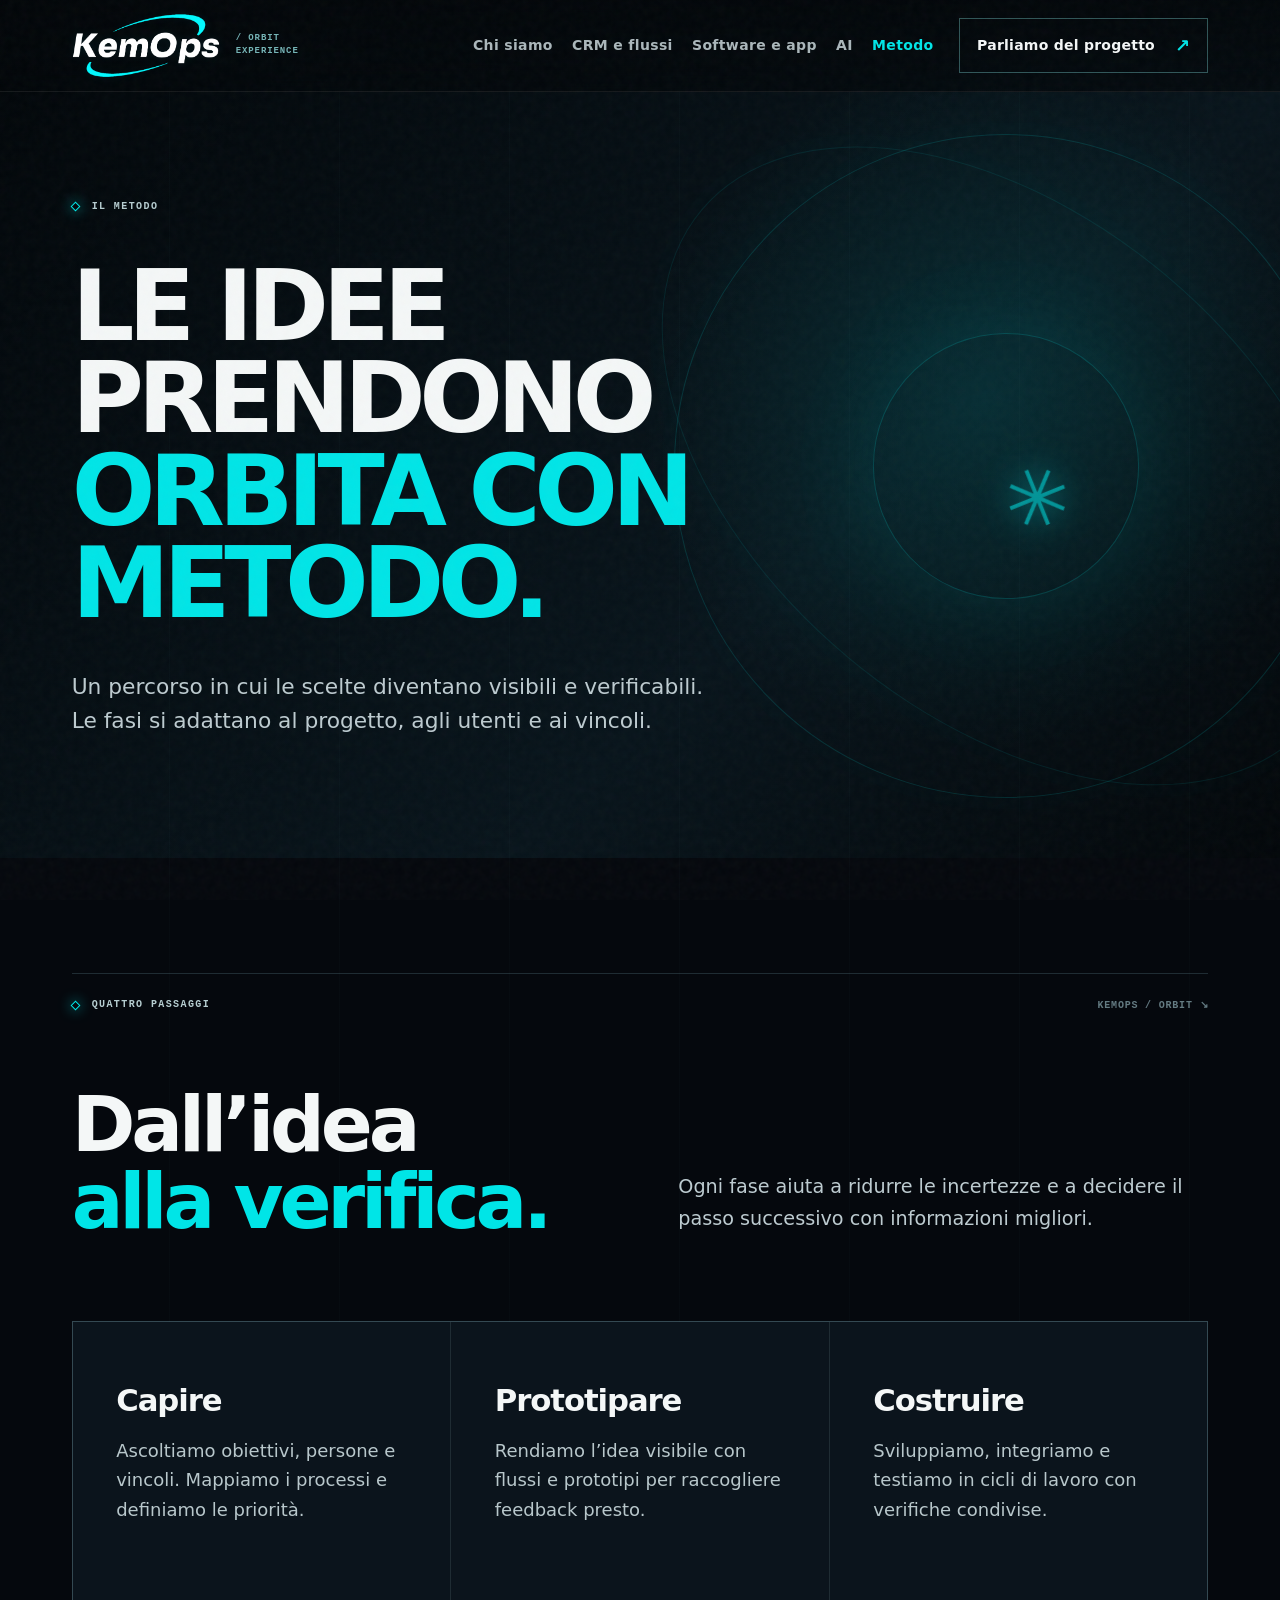
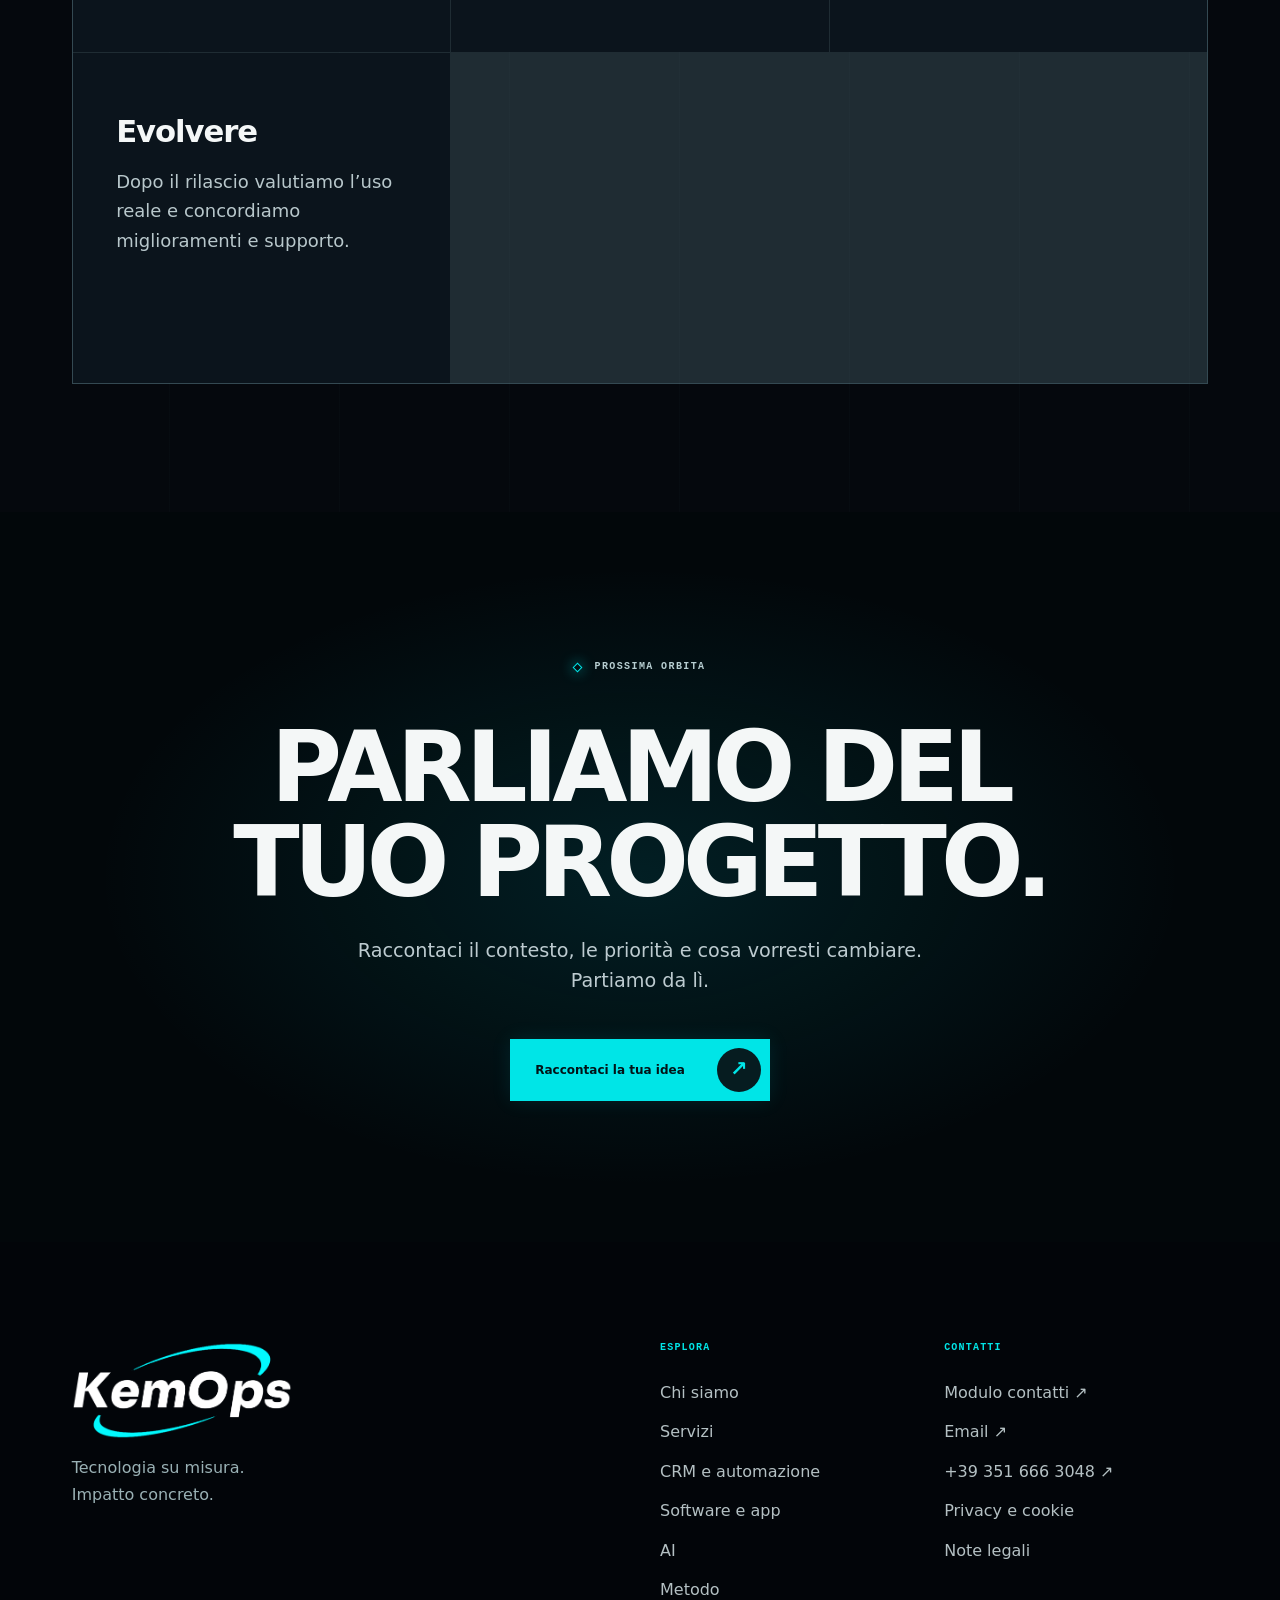
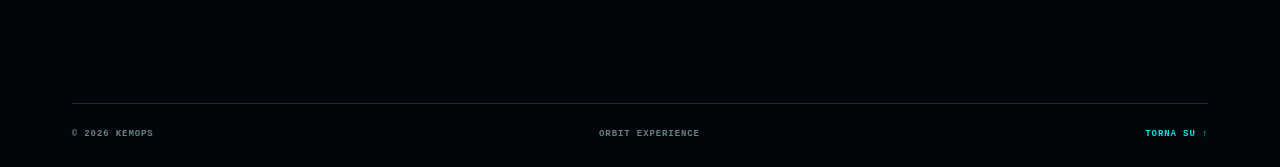
<file: metodo.html>
<!doctype html>
<html lang="it">
<head>
  <meta charset="utf-8">
  <meta name="viewport" content="width=device-width, initial-scale=1">
  <meta name="theme-color" content="#05080d">
  <meta name="description" content="Il metodo KemOps: capire il contesto, prototipare, costruire e verificare soluzioni digitali che possano evolvere nel tempo.">
  <meta name="robots" content="index,follow,max-image-preview:large">
  <link rel="canonical" href="https://kemops.it/metodo.html">
  <meta property="og:type" content="website">
  <meta property="og:site_name" content="KemOps">
  <meta property="og:locale" content="it_IT">
  <meta property="og:url" content="https://kemops.it/metodo.html">
  <meta property="og:title" content="Il metodo KemOps | Dall’analisi al prodotto">
  <meta property="og:description" content="Il metodo KemOps: capire il contesto, prototipare, costruire e verificare soluzioni digitali che possano evolvere nel tempo.">
  <meta property="og:image" content="https://kemops.it/assets/images/orbit-logo.png">
  <meta property="og:image:alt" content="Logo KemOps ORBIT">
  <meta name="twitter:title" content="Il metodo KemOps | Dall’analisi al prodotto">
  <meta name="twitter:description" content="Il metodo KemOps: capire il contesto, prototipare, costruire e verificare soluzioni digitali che possano evolvere nel tempo.">
  <meta name="twitter:image" content="https://kemops.it/assets/images/orbit-logo.png">
  <meta name="twitter:card" content="summary_large_image">
  <title>Il metodo KemOps | Dall’analisi al prodotto</title>
  <link rel="icon" href="assets/images/favicon.png" sizes="32x32" type="image/png">
  <link rel="stylesheet" href="assets/css/orbit.css">
  <link rel="stylesheet" href="assets/css/orbit-b2b.css">
</head>
<body class="orbit-subpage">
  <div class="cursor-glow" aria-hidden="true"></div>
  <div class="scroll-meter" aria-hidden="true"><div class="scroll-meter-fill"></div></div>
  <a class="skip-link" href="#main">Vai al contenuto</a>
  <header class="site-header" id="top">
    <a class="brand" href="index.html" aria-label="KemOps, home">
      <img src="assets/images/orbit-logo.png" alt="KemOps" width="206" height="91">
      <span class="brand-edition">/ ORBIT EXPERIENCE</span>
    </a>
    <nav class="desktop-nav" aria-label="Navigazione principale"><a href="chi-siamo.html">Chi siamo</a><a href="crm-automazione.html">CRM e flussi</a><a href="app-software.html">Software e app</a><a href="ai.html">AI</a><a href="metodo.html" aria-current="page">Metodo</a></nav>
    <a class="nav-contact magnetic" href="contatti.html">Parliamo del progetto <span aria-hidden="true">↗</span></a>
    <button class="mobile-toggle" type="button" aria-expanded="false" aria-controls="mobile-menu" aria-label="Apri menu"><span></span><span></span></button>
  </header>
  <div class="mobile-menu" id="mobile-menu" hidden>
    <div class="mobile-menu-kicker">ESPLORA KEMOPS</div>
    <a href="index.html">Home</a><a href="chi-siamo.html">Chi siamo</a><a href="crm-automazione.html">CRM e flussi</a><a href="app-software.html">Software e app</a><a href="ai.html">AI</a><a href="metodo.html" aria-current="page">Metodo</a>
    <a href="contatti.html">Contatti</a>
  </div>
  <main id="main"><section class="sub-hero section-shell" aria-labelledby="page-title">
      <div class="sub-orbits" aria-hidden="true"><span></span><span></span><span></span><i>✳</i></div>
      <div class="sub-hero-inner reveal"><p class="section-kicker"><span class="kicker-dot"></span> IL METODO</p>
      <h1 id="page-title">Le idee prendono<br><em>orbita con metodo.</em></h1><p class="sub-lead">Un percorso in cui le scelte diventano visibili e verificabili. Le fasi si adattano al progetto, agli utenti e ai vincoli.</p></div>
      </section><section class="sub-section section-shell"><div class="section-top reveal"><span class="section-kicker"><span class="kicker-dot"></span> QUATTRO PASSAGGI</span><span class="small-mono">KEMOPS / ORBIT ↘</span></div>
    <div class="sub-section-intro reveal"><h2>Dall’idea<br><span>alla verifica.</span></h2><p>Ogni fase aiuta a ridurre le incertezze e a decidere il passo successivo con informazioni migliori.</p></div><div class="orbit-card-grid"><article class="orbit-card reveal"><h3>Capire</h3><p>Ascoltiamo obiettivi, persone e vincoli. Mappiamo i processi e definiamo le priorità.</p></article><article class="orbit-card reveal"><h3>Prototipare</h3><p>Rendiamo l’idea visibile con flussi e prototipi per raccogliere feedback presto.</p></article><article class="orbit-card reveal"><h3>Costruire</h3><p>Sviluppiamo, integriamo e testiamo in cicli di lavoro con verifiche condivise.</p></article><article class="orbit-card reveal"><h3>Evolvere</h3><p>Dopo il rilascio valutiamo l’uso reale e concordiamo miglioramenti e supporto.</p></article></div></section><section class="sub-cta section-shell"><div class="sub-cta-inner reveal"><span class="section-kicker"><span class="kicker-dot"></span> PROSSIMA ORBITA</span><h2>Parliamo del tuo progetto.</h2><p>Raccontaci il contesto, le priorità e cosa vorresti cambiare. Partiamo da lì.</p><a class="btn btn-primary magnetic" href="contatti.html#contact-form"><span>Raccontaci la tua idea</span><span class="btn-circle" aria-hidden="true">↗</span></a></div></section></main>
  <footer class="site-footer section-shell">
  <div class="footer-main">
    <div><a href="index.html" class="footer-brand" aria-label="KemOps, home"><img src="assets/images/orbit-logo.png" alt="KemOps" width="206" height="91" loading="lazy"></a><p>Tecnologia su misura.<br>Impatto concreto.</p></div>
    <div class="footer-links">
      <div><small>ESPLORA</small><a href="chi-siamo.html">Chi siamo</a><a href="servizi.html">Servizi</a><a href="crm-automazione.html">CRM e automazione</a><a href="app-software.html">Software e app</a><a href="ai.html">AI</a><a href="metodo.html">Metodo</a></div>
      <div><small>CONTATTI</small><a href="contatti.html">Modulo contatti ↗</a><a href="mailto:kemops.consulting@gmail.com">Email ↗</a><a href="tel:+393516663048">+39 351 666 3048 ↗</a><a href="privacy.html">Privacy e cookie</a><a href="note-legali.html">Note legali</a></div>
    </div>
  </div>
  <div class="footer-bottom"><span>© <span id="year">2026</span> KEMOPS</span><span>ORBIT EXPERIENCE</span><a href="#top">TORNA SU ↑</a></div>
</footer>
  <script src="assets/js/orbit-shared.js" defer></script>
</body>
</html>
</file>
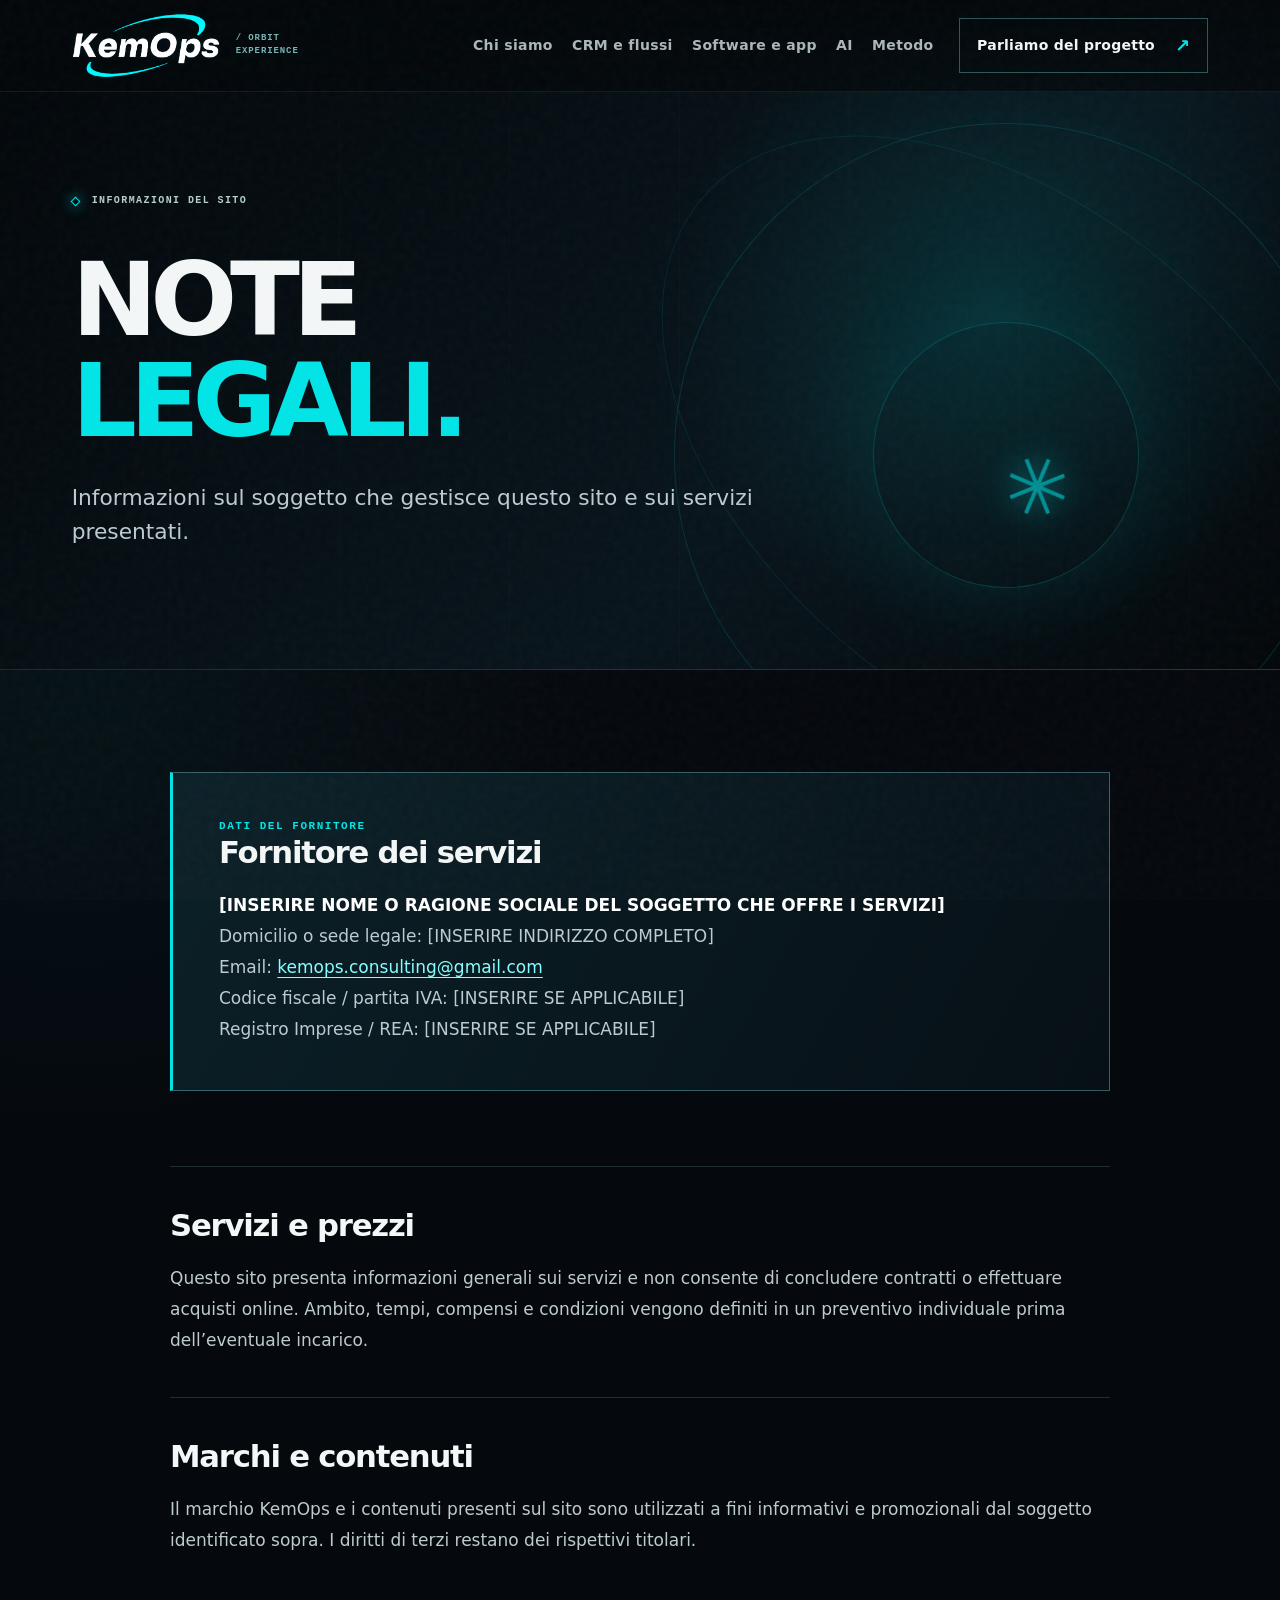
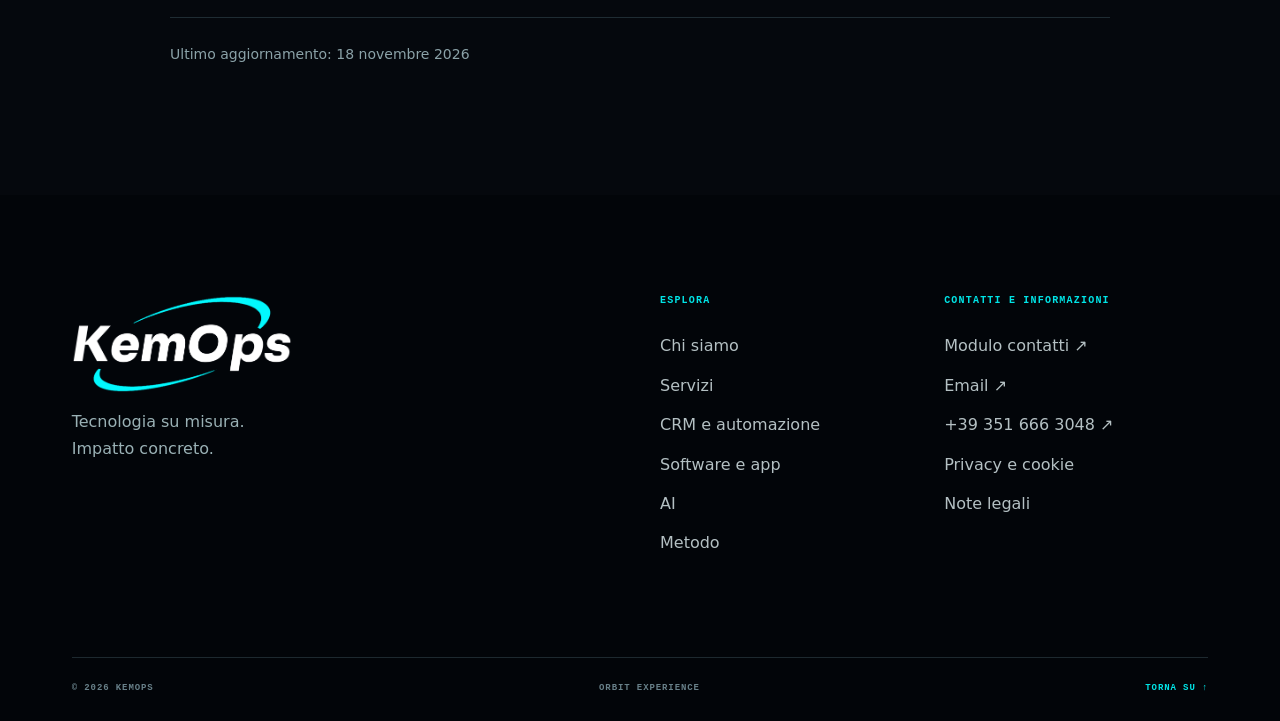
<file: note-legali.html>
<!doctype html>
<html lang="it">
<head>
  <meta charset="utf-8">
  <meta name="viewport" content="width=device-width, initial-scale=1">
  <meta name="theme-color" content="#05080d">
  <meta name="description" content="Informazioni legali su KemOps, sul soggetto che offre i servizi e sull’utilizzo dei contenuti del sito.">
  <meta name="robots" content="index,follow,max-image-preview:large">
  <link rel="canonical" href="https://kemops.it/note-legali.html">
  <meta property="og:type" content="website">
  <meta property="og:site_name" content="KemOps">
  <meta property="og:locale" content="it_IT">
  <meta property="og:url" content="https://kemops.it/note-legali.html">
  <meta property="og:title" content="Note legali | KemOps ORBIT">
  <meta property="og:description" content="Informazioni sul soggetto che offre i servizi KemOps e sulle condizioni generali di utilizzo del sito.">
  <meta property="og:image" content="https://kemops.it/assets/images/orbit-logo.png">
  <meta property="og:image:alt" content="Logo KemOps ORBIT">
  <meta name="twitter:card" content="summary_large_image">
  <meta name="twitter:title" content="Note legali | KemOps ORBIT">
  <meta name="twitter:description" content="Informazioni sul soggetto che offre i servizi KemOps e sulle condizioni generali di utilizzo del sito.">
  <meta name="twitter:image" content="https://kemops.it/assets/images/orbit-logo.png">
  <title>Note legali | KemOps ORBIT</title>
  <link rel="icon" href="assets/images/favicon.png" sizes="32x32" type="image/png">
  <link rel="stylesheet" href="assets/css/orbit.css">
  <link rel="stylesheet" href="assets/css/orbit-b2b.css">
</head>
<body class="orbit-subpage legal-page">
  <div class="cursor-glow" aria-hidden="true"></div>
  <div class="scroll-meter" aria-hidden="true"><div class="scroll-meter-fill"></div></div>
  <a class="skip-link" href="#main">Vai al contenuto</a>
  <header class="site-header" id="top">
    <a class="brand" href="index.html" aria-label="KemOps, home">
      <img src="assets/images/orbit-logo.png" alt="KemOps" width="206" height="91">
      <span class="brand-edition">/ ORBIT EXPERIENCE</span>
    </a>
    <nav class="desktop-nav" aria-label="Navigazione principale"><a href="chi-siamo.html">Chi siamo</a><a href="crm-automazione.html">CRM e flussi</a><a href="app-software.html">Software e app</a><a href="ai.html">AI</a><a href="metodo.html">Metodo</a></nav>
    <a class="nav-contact magnetic" href="contatti.html">Parliamo del progetto <span aria-hidden="true">↗</span></a>
    <button class="mobile-toggle" type="button" aria-expanded="false" aria-controls="mobile-menu" aria-label="Apri menu"><span></span><span></span></button>
  </header>
  <div class="mobile-menu" id="mobile-menu" hidden>
    <div class="mobile-menu-kicker">ESPLORA KEMOPS</div>
    <a href="index.html">Home</a><a href="chi-siamo.html">Chi siamo</a><a href="crm-automazione.html">CRM e flussi</a><a href="app-software.html">Software e app</a><a href="ai.html">AI</a><a href="metodo.html">Metodo</a><a href="contatti.html">Contatti</a>
    <a href="privacy.html">Privacy e cookie</a><a href="note-legali.html" aria-current="page">Note legali</a>
  </div>

  <main id="main">
    <section class="legal-hero section-shell" aria-labelledby="page-title">
      <div class="sub-orbits" aria-hidden="true"><span></span><span></span><span></span><i>✳</i></div>
      <div class="legal-hero-inner">
        <p class="section-kicker"><span class="kicker-dot"></span> INFORMAZIONI DEL SITO</p>
        <h1 id="page-title">Note<br><em>legali.</em></h1>
        <p class="sub-lead">Informazioni sul soggetto che gestisce questo sito e sui servizi presentati.</p>
      </div>
    </section>

    <section class="legal-main section-shell" aria-label="Note legali">
      <article class="legal-wrap">
        <section class="legal-owner" aria-labelledby="legal-owner-title">
          <p class="legal-label">DATI DEL FORNITORE</p>
          <h2 id="legal-owner-title">Fornitore dei servizi</h2>
          <p><strong>[INSERIRE NOME O RAGIONE SOCIALE DEL SOGGETTO CHE OFFRE I SERVIZI]</strong><br>
            Domicilio o sede legale: [INSERIRE INDIRIZZO COMPLETO]<br>
            Email: <a href="mailto:kemops.consulting@gmail.com">kemops.consulting@gmail.com</a><br>
            Codice fiscale / partita IVA: [INSERIRE SE APPLICABILE]<br>
            Registro Imprese / REA: [INSERIRE SE APPLICABILE]</p>
        </section>

        <section class="legal-section" aria-labelledby="legal-services-title">
          <h2 id="legal-services-title">Servizi e prezzi</h2>
          <p>Questo sito presenta informazioni generali sui servizi e non consente di concludere contratti o effettuare acquisti online. Ambito, tempi, compensi e condizioni vengono definiti in un preventivo individuale prima dell’eventuale incarico.</p>
        </section>

        <section class="legal-section" aria-labelledby="legal-content-title">
          <h2 id="legal-content-title">Marchi e contenuti</h2>
          <p>Il marchio KemOps e i contenuti presenti sul sito sono utilizzati a fini informativi e promozionali dal soggetto identificato sopra. I diritti di terzi restano dei rispettivi titolari.</p>
        </section>

        <p class="legal-date">Ultimo aggiornamento: 18 novembre 2026</p>
      </article>
    </section>
  </main>

  <footer class="site-footer section-shell">
    <div class="footer-main">
      <div><a href="index.html" class="footer-brand" aria-label="KemOps, home"><img src="assets/images/orbit-logo.png" alt="KemOps" width="206" height="91" loading="lazy"></a><p>Tecnologia su misura.<br>Impatto concreto.</p></div>
      <div class="footer-links">
        <div><small>ESPLORA</small><a href="chi-siamo.html">Chi siamo</a><a href="servizi.html">Servizi</a><a href="crm-automazione.html">CRM e automazione</a><a href="app-software.html">Software e app</a><a href="ai.html">AI</a><a href="metodo.html">Metodo</a></div>
        <div><small>CONTATTI E INFORMAZIONI</small><a href="contatti.html">Modulo contatti ↗</a><a href="mailto:kemops.consulting@gmail.com">Email ↗</a><a href="tel:+393516663048">+39 351 666 3048 ↗</a><a href="privacy.html">Privacy e cookie</a><a href="note-legali.html" aria-current="page">Note legali</a></div>
      </div>
    </div>
    <div class="footer-bottom"><span>© <span id="year">2026</span> KEMOPS</span><span>ORBIT EXPERIENCE</span><a href="#top">TORNA SU ↑</a></div>
  </footer>
  <script src="assets/js/orbit-shared.js" defer></script>
</body>
</html>
</file>
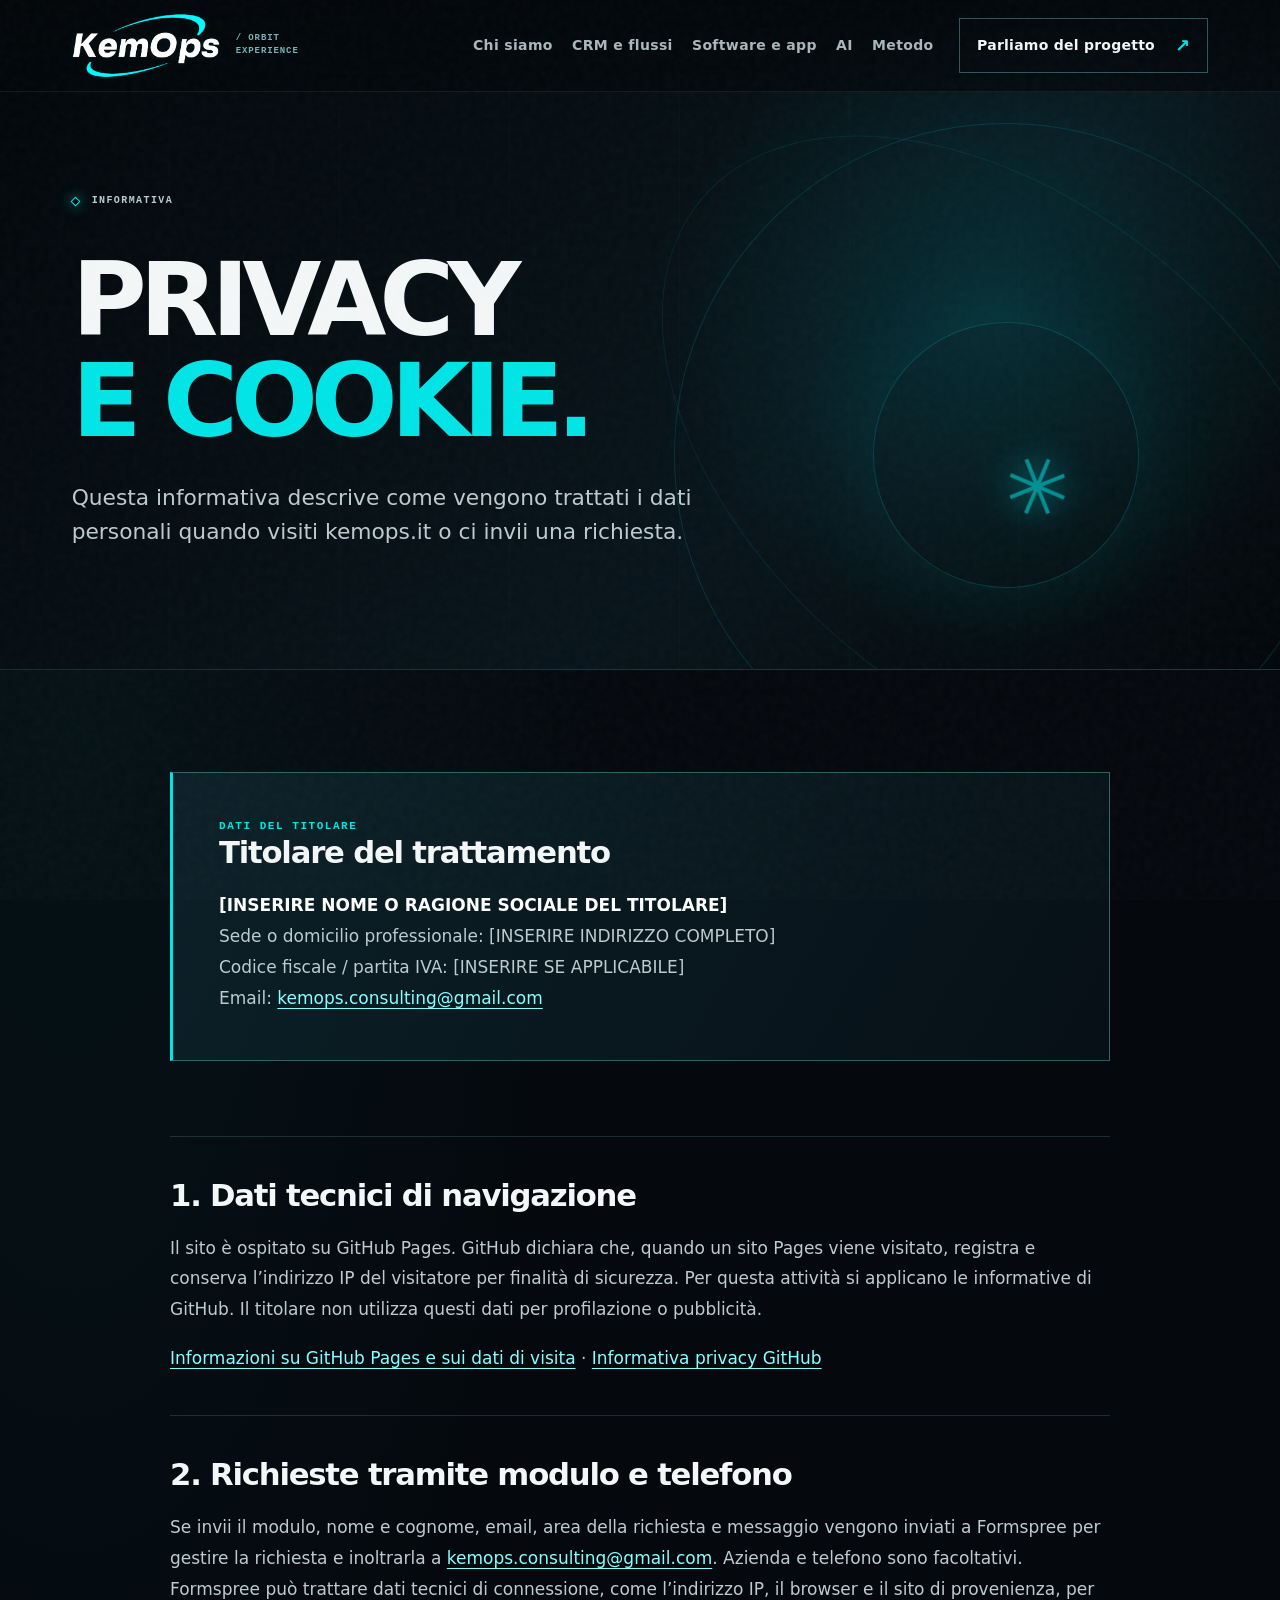
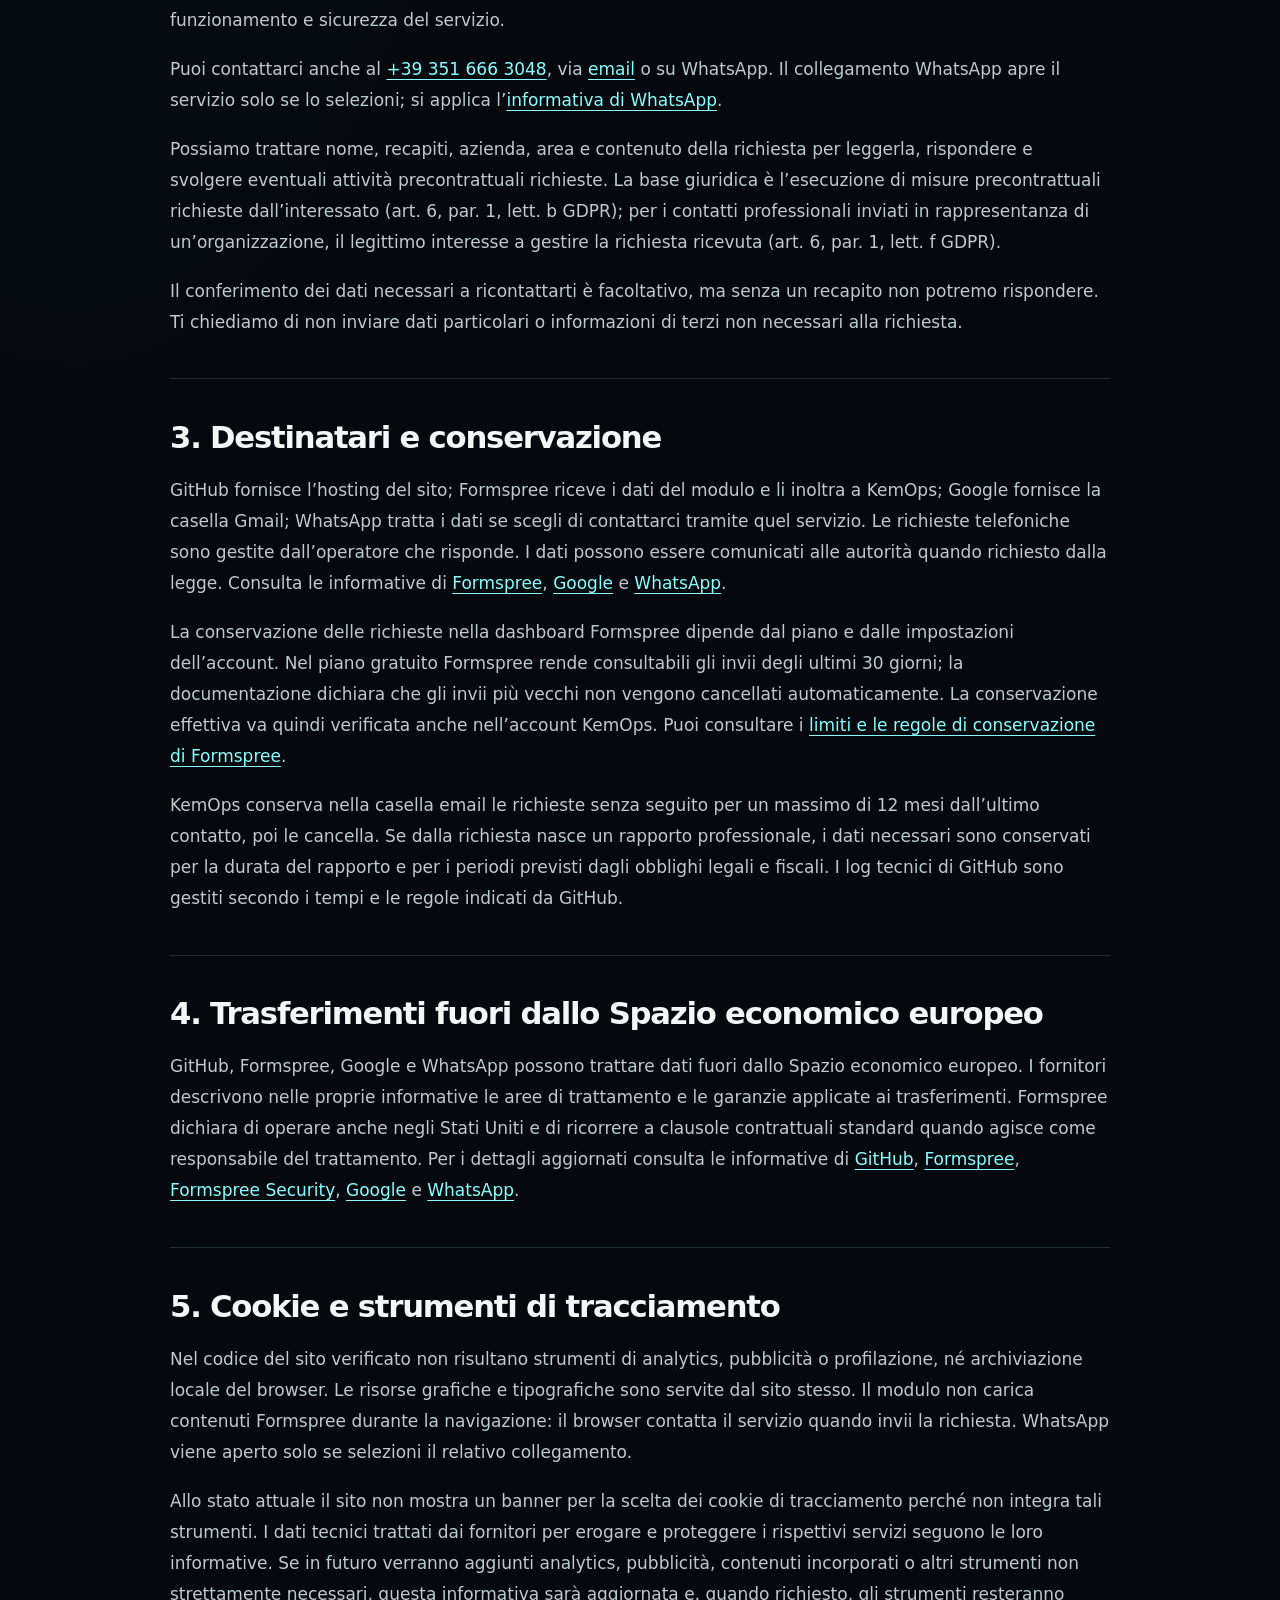
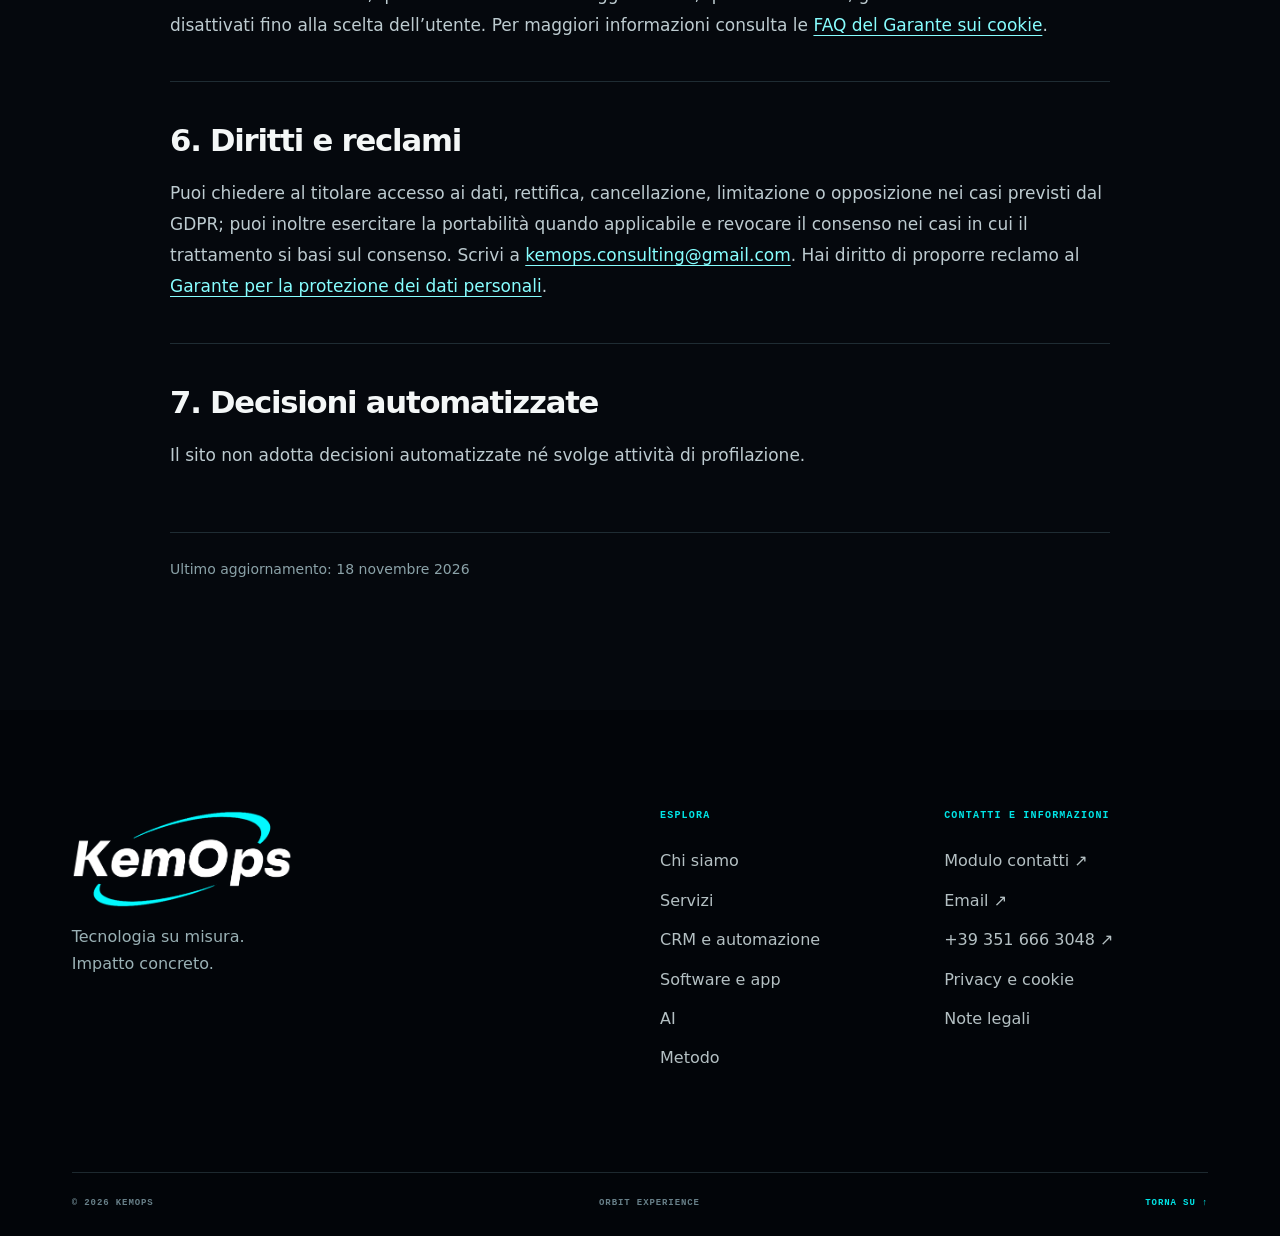
<file: privacy.html>
<!doctype html>
<html lang="it">
<head>
  <meta charset="utf-8">
  <meta name="viewport" content="width=device-width, initial-scale=1">
  <meta name="theme-color" content="#05080d">
  <meta name="description" content="Informativa KemOps su dati personali, richieste di contatto, servizi esterni e strumenti tecnici utilizzati dal sito.">
  <meta name="robots" content="index,follow,max-image-preview:large">
  <link rel="canonical" href="https://kemops.it/privacy.html">
  <meta property="og:type" content="website">
  <meta property="og:site_name" content="KemOps">
  <meta property="og:locale" content="it_IT">
  <meta property="og:url" content="https://kemops.it/privacy.html">
  <meta property="og:title" content="Privacy e cookie | KemOps ORBIT">
  <meta property="og:description" content="Come KemOps tratta i dati inviati tramite il sito e quali servizi tecnici possono riceverli.">
  <meta property="og:image" content="https://kemops.it/assets/images/orbit-logo.png">
  <meta property="og:image:alt" content="Logo KemOps ORBIT">
  <meta name="twitter:card" content="summary_large_image">
  <meta name="twitter:title" content="Privacy e cookie | KemOps ORBIT">
  <meta name="twitter:description" content="Come KemOps tratta i dati inviati tramite il sito e quali servizi tecnici possono riceverli.">
  <meta name="twitter:image" content="https://kemops.it/assets/images/orbit-logo.png">
  <title>Privacy e cookie | KemOps ORBIT</title>
  <link rel="icon" href="assets/images/favicon.png" sizes="32x32" type="image/png">
  <link rel="stylesheet" href="assets/css/orbit.css">
  <link rel="stylesheet" href="assets/css/orbit-b2b.css">
</head>
<body class="orbit-subpage legal-page">
  <div class="cursor-glow" aria-hidden="true"></div>
  <div class="scroll-meter" aria-hidden="true"><div class="scroll-meter-fill"></div></div>
  <a class="skip-link" href="#main">Vai al contenuto</a>
  <header class="site-header" id="top">
    <a class="brand" href="index.html" aria-label="KemOps, home">
      <img src="assets/images/orbit-logo.png" alt="KemOps" width="206" height="91">
      <span class="brand-edition">/ ORBIT EXPERIENCE</span>
    </a>
    <nav class="desktop-nav" aria-label="Navigazione principale"><a href="chi-siamo.html">Chi siamo</a><a href="crm-automazione.html">CRM e flussi</a><a href="app-software.html">Software e app</a><a href="ai.html">AI</a><a href="metodo.html">Metodo</a></nav>
    <a class="nav-contact magnetic" href="contatti.html">Parliamo del progetto <span aria-hidden="true">↗</span></a>
    <button class="mobile-toggle" type="button" aria-expanded="false" aria-controls="mobile-menu" aria-label="Apri menu"><span></span><span></span></button>
  </header>
  <div class="mobile-menu" id="mobile-menu" hidden>
    <div class="mobile-menu-kicker">ESPLORA KEMOPS</div>
    <a href="index.html">Home</a><a href="chi-siamo.html">Chi siamo</a><a href="crm-automazione.html">CRM e flussi</a><a href="app-software.html">Software e app</a><a href="ai.html">AI</a><a href="metodo.html">Metodo</a><a href="contatti.html">Contatti</a>
    <a href="privacy.html" aria-current="page">Privacy e cookie</a><a href="note-legali.html">Note legali</a>
  </div>

  <main id="main">
    <section class="legal-hero section-shell" aria-labelledby="page-title">
      <div class="sub-orbits" aria-hidden="true"><span></span><span></span><span></span><i>✳</i></div>
      <div class="legal-hero-inner">
        <p class="section-kicker"><span class="kicker-dot"></span> INFORMATIVA</p>
        <h1 id="page-title">Privacy<br><em>e cookie.</em></h1>
        <p class="sub-lead">Questa informativa descrive come vengono trattati i dati personali quando visiti kemops.it o ci invii una richiesta.</p>
      </div>
    </section>

    <section class="legal-main section-shell" aria-label="Informativa privacy">
      <article class="legal-wrap">
        <section class="legal-owner" aria-labelledby="privacy-owner-title">
          <p class="legal-label">DATI DEL TITOLARE</p>
          <h2 id="privacy-owner-title">Titolare del trattamento</h2>
          <p><strong>[INSERIRE NOME O RAGIONE SOCIALE DEL TITOLARE]</strong><br>
            Sede o domicilio professionale: [INSERIRE INDIRIZZO COMPLETO]<br>
            Codice fiscale / partita IVA: [INSERIRE SE APPLICABILE]<br>
            Email: <a href="mailto:kemops.consulting@gmail.com">kemops.consulting@gmail.com</a></p>
        </section>

        <section class="legal-section" aria-labelledby="privacy-technical-title">
          <h2 id="privacy-technical-title">1. Dati tecnici di navigazione</h2>
          <p>Il sito è ospitato su GitHub Pages. GitHub dichiara che, quando un sito Pages viene visitato, registra e conserva l’indirizzo IP del visitatore per finalità di sicurezza. Per questa attività si applicano le informative di GitHub. Il titolare non utilizza questi dati per profilazione o pubblicità.</p>
          <p><a href="https://docs.github.com/en/pages/getting-started-with-github-pages/what-is-github-pages" rel="external">Informazioni su GitHub Pages e sui dati di visita</a> · <a href="https://docs.github.com/en/site-policy/privacy-policies/github-general-privacy-statement" rel="external">Informativa privacy GitHub</a></p>
        </section>

        <section class="legal-section" aria-labelledby="privacy-contact-title">
          <h2 id="privacy-contact-title">2. Richieste tramite modulo e telefono</h2>
          <p>Se invii il modulo, nome e cognome, email, area della richiesta e messaggio vengono inviati a Formspree per gestire la richiesta e inoltrarla a <a href="mailto:kemops.consulting@gmail.com">kemops.consulting@gmail.com</a>. Azienda e telefono sono facoltativi. Formspree può trattare dati tecnici di connessione, come l’indirizzo IP, il browser e il sito di provenienza, per funzionamento e sicurezza del servizio.</p>
          <p>Puoi contattarci anche al <a href="tel:+393516663048">+39 351 666 3048</a>, via <a href="mailto:kemops.consulting@gmail.com">email</a> o su WhatsApp. Il collegamento WhatsApp apre il servizio solo se lo selezioni; si applica l’<a href="https://www.whatsapp.com/legal/privacy-policy-eea" rel="external">informativa di WhatsApp</a>.</p>
          <p>Possiamo trattare nome, recapiti, azienda, area e contenuto della richiesta per leggerla, rispondere e svolgere eventuali attività precontrattuali richieste. La base giuridica è l’esecuzione di misure precontrattuali richieste dall’interessato (art. 6, par. 1, lett. b GDPR); per i contatti professionali inviati in rappresentanza di un’organizzazione, il legittimo interesse a gestire la richiesta ricevuta (art. 6, par. 1, lett. f GDPR).</p>
          <p>Il conferimento dei dati necessari a ricontattarti è facoltativo, ma senza un recapito non potremo rispondere. Ti chiediamo di non inviare dati particolari o informazioni di terzi non necessari alla richiesta.</p>
        </section>

        <section class="legal-section" aria-labelledby="privacy-recipients-title">
          <h2 id="privacy-recipients-title">3. Destinatari e conservazione</h2>
          <p>GitHub fornisce l’hosting del sito; Formspree riceve i dati del modulo e li inoltra a KemOps; Google fornisce la casella Gmail; WhatsApp tratta i dati se scegli di contattarci tramite quel servizio. Le richieste telefoniche sono gestite dall’operatore che risponde. I dati possono essere comunicati alle autorità quando richiesto dalla legge. Consulta le informative di <a href="https://formspree.io/legal/privacy-policy/" rel="external">Formspree</a>, <a href="https://policies.google.com/privacy?hl=it" rel="external">Google</a> e <a href="https://www.whatsapp.com/legal/privacy-policy-eea" rel="external">WhatsApp</a>.</p>
          <p>La conservazione delle richieste nella dashboard Formspree dipende dal piano e dalle impostazioni dell’account. Nel piano gratuito Formspree rende consultabili gli invii degli ultimi 30 giorni; la documentazione dichiara che gli invii più vecchi non vengono cancellati automaticamente. La conservazione effettiva va quindi verificata anche nell’account KemOps. Puoi consultare i <a href="https://help.formspree.io/articles/account-management/account-limits" rel="external">limiti e le regole di conservazione di Formspree</a>.</p>
          <p>KemOps conserva nella casella email le richieste senza seguito per un massimo di 12 mesi dall’ultimo contatto, poi le cancella. Se dalla richiesta nasce un rapporto professionale, i dati necessari sono conservati per la durata del rapporto e per i periodi previsti dagli obblighi legali e fiscali. I log tecnici di GitHub sono gestiti secondo i tempi e le regole indicati da GitHub.</p>
        </section>

        <section class="legal-section" aria-labelledby="privacy-transfers-title">
          <h2 id="privacy-transfers-title">4. Trasferimenti fuori dallo Spazio economico europeo</h2>
          <p>GitHub, Formspree, Google e WhatsApp possono trattare dati fuori dallo Spazio economico europeo. I fornitori descrivono nelle proprie informative le aree di trattamento e le garanzie applicate ai trasferimenti. Formspree dichiara di operare anche negli Stati Uniti e di ricorrere a clausole contrattuali standard quando agisce come responsabile del trattamento. Per i dettagli aggiornati consulta le informative di <a href="https://docs.github.com/en/site-policy/privacy-policies/github-general-privacy-statement" rel="external">GitHub</a>, <a href="https://formspree.io/legal/privacy-policy/" rel="external">Formspree</a>, <a href="https://formspree.io/security/" rel="external">Formspree Security</a>, <a href="https://policies.google.com/privacy?hl=it" rel="external">Google</a> e <a href="https://www.whatsapp.com/legal/privacy-policy-eea" rel="external">WhatsApp</a>.</p>
        </section>

        <section class="legal-section" aria-labelledby="privacy-cookies-title">
          <h2 id="privacy-cookies-title">5. Cookie e strumenti di tracciamento</h2>
          <p>Nel codice del sito verificato non risultano strumenti di analytics, pubblicità o profilazione, né archiviazione locale del browser. Le risorse grafiche e tipografiche sono servite dal sito stesso. Il modulo non carica contenuti Formspree durante la navigazione: il browser contatta il servizio quando invii la richiesta. WhatsApp viene aperto solo se selezioni il relativo collegamento.</p>
          <p>Allo stato attuale il sito non mostra un banner per la scelta dei cookie di tracciamento perché non integra tali strumenti. I dati tecnici trattati dai fornitori per erogare e proteggere i rispettivi servizi seguono le loro informative. Se in futuro verranno aggiunti analytics, pubblicità, contenuti incorporati o altri strumenti non strettamente necessari, questa informativa sarà aggiornata e, quando richiesto, gli strumenti resteranno disattivati fino alla scelta dell’utente. Per maggiori informazioni consulta le <a href="https://www.garanteprivacy.it/faq/cookie" rel="external">FAQ del Garante sui cookie</a>.</p>
        </section>

        <section class="legal-section" aria-labelledby="privacy-rights-title">
          <h2 id="privacy-rights-title">6. Diritti e reclami</h2>
          <p>Puoi chiedere al titolare accesso ai dati, rettifica, cancellazione, limitazione o opposizione nei casi previsti dal GDPR; puoi inoltre esercitare la portabilità quando applicabile e revocare il consenso nei casi in cui il trattamento si basi sul consenso. Scrivi a <a href="mailto:kemops.consulting@gmail.com">kemops.consulting@gmail.com</a>. Hai diritto di proporre reclamo al <a href="https://www.garanteprivacy.it/" rel="external">Garante per la protezione dei dati personali</a>.</p>
        </section>

        <section class="legal-section" aria-labelledby="privacy-automation-title">
          <h2 id="privacy-automation-title">7. Decisioni automatizzate</h2>
          <p>Il sito non adotta decisioni automatizzate né svolge attività di profilazione.</p>
        </section>

        <p class="legal-date">Ultimo aggiornamento: 18 novembre 2026</p>
      </article>
    </section>
  </main>

  <footer class="site-footer section-shell">
    <div class="footer-main">
      <div><a href="index.html" class="footer-brand" aria-label="KemOps, home"><img src="assets/images/orbit-logo.png" alt="KemOps" width="206" height="91" loading="lazy"></a><p>Tecnologia su misura.<br>Impatto concreto.</p></div>
      <div class="footer-links">
        <div><small>ESPLORA</small><a href="chi-siamo.html">Chi siamo</a><a href="servizi.html">Servizi</a><a href="crm-automazione.html">CRM e automazione</a><a href="app-software.html">Software e app</a><a href="ai.html">AI</a><a href="metodo.html">Metodo</a></div>
        <div><small>CONTATTI E INFORMAZIONI</small><a href="contatti.html">Modulo contatti ↗</a><a href="mailto:kemops.consulting@gmail.com">Email ↗</a><a href="tel:+393516663048">+39 351 666 3048 ↗</a><a href="privacy.html" aria-current="page">Privacy e cookie</a><a href="note-legali.html">Note legali</a></div>
      </div>
    </div>
    <div class="footer-bottom"><span>© <span id="year">2026</span> KEMOPS</span><span>ORBIT EXPERIENCE</span><a href="#top">TORNA SU ↑</a></div>
  </footer>
  <script src="assets/js/orbit-shared.js" defer></script>
</body>
</html>
</file>
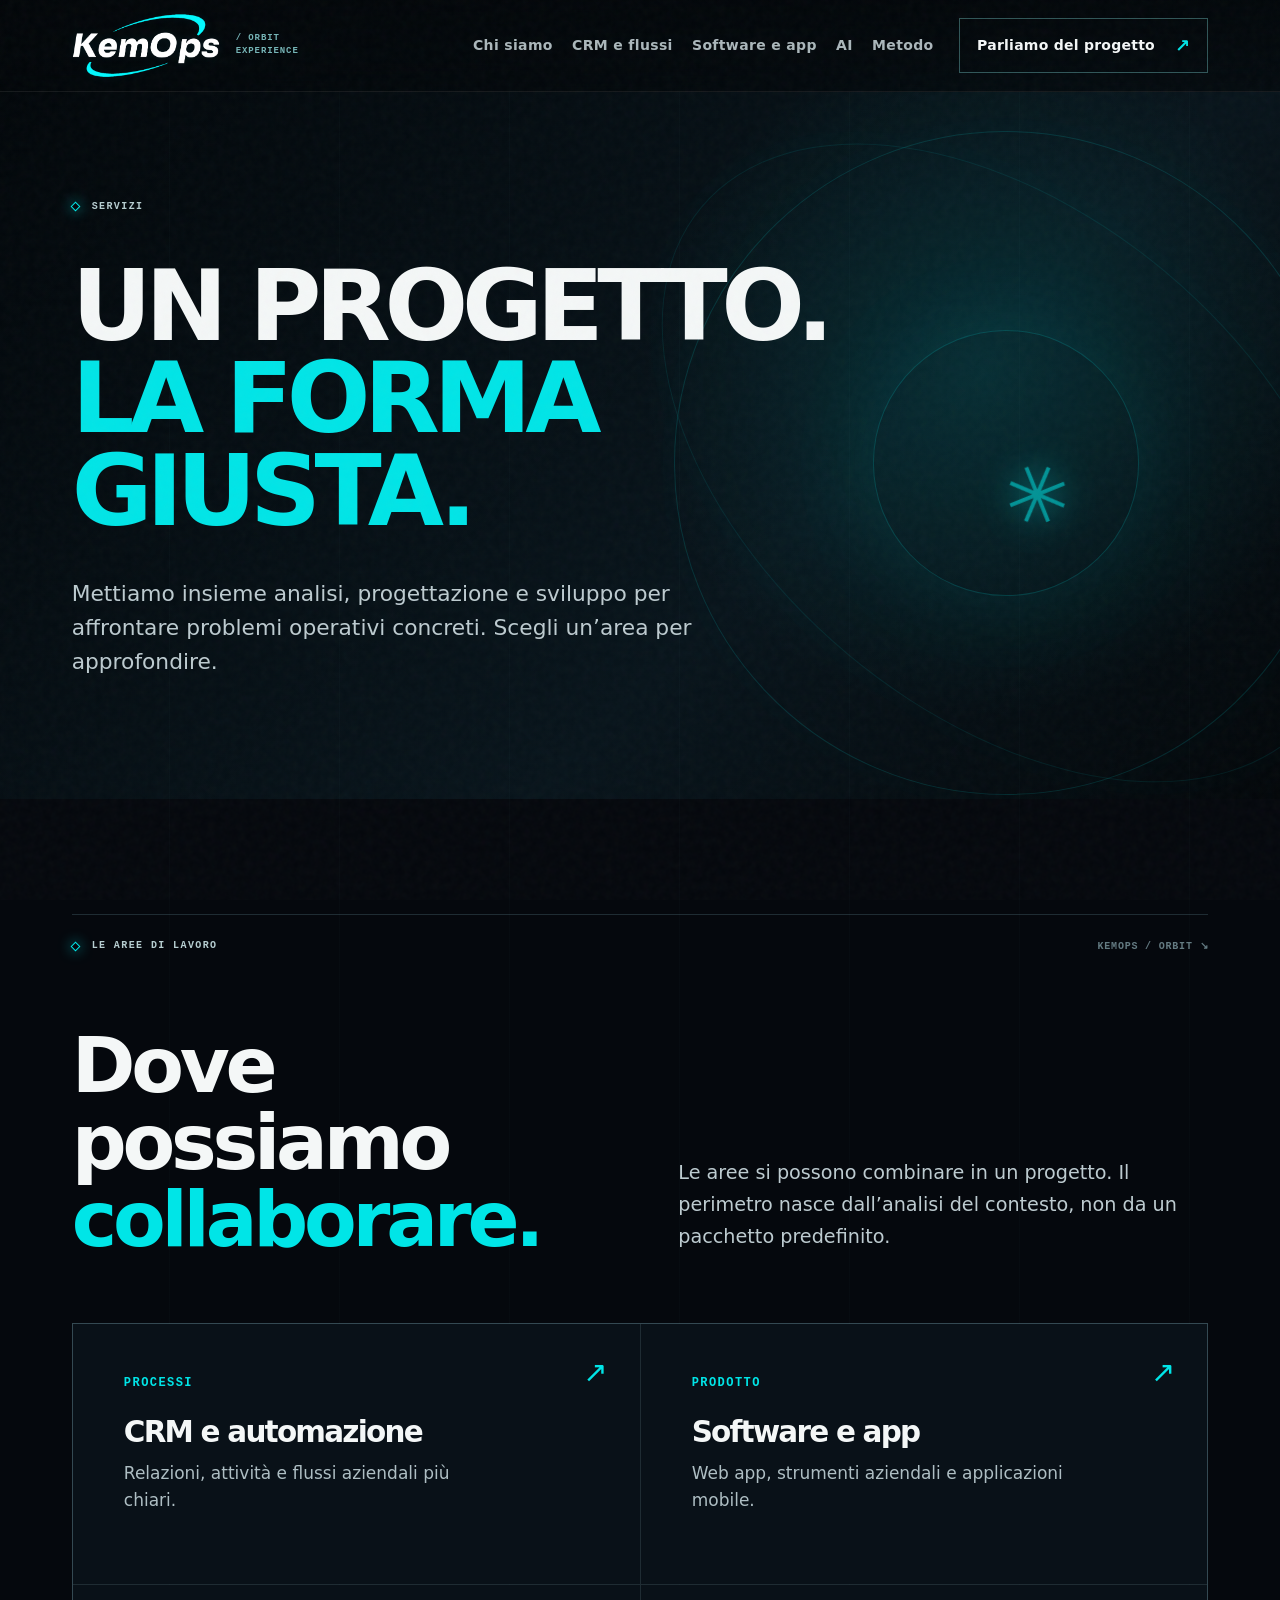
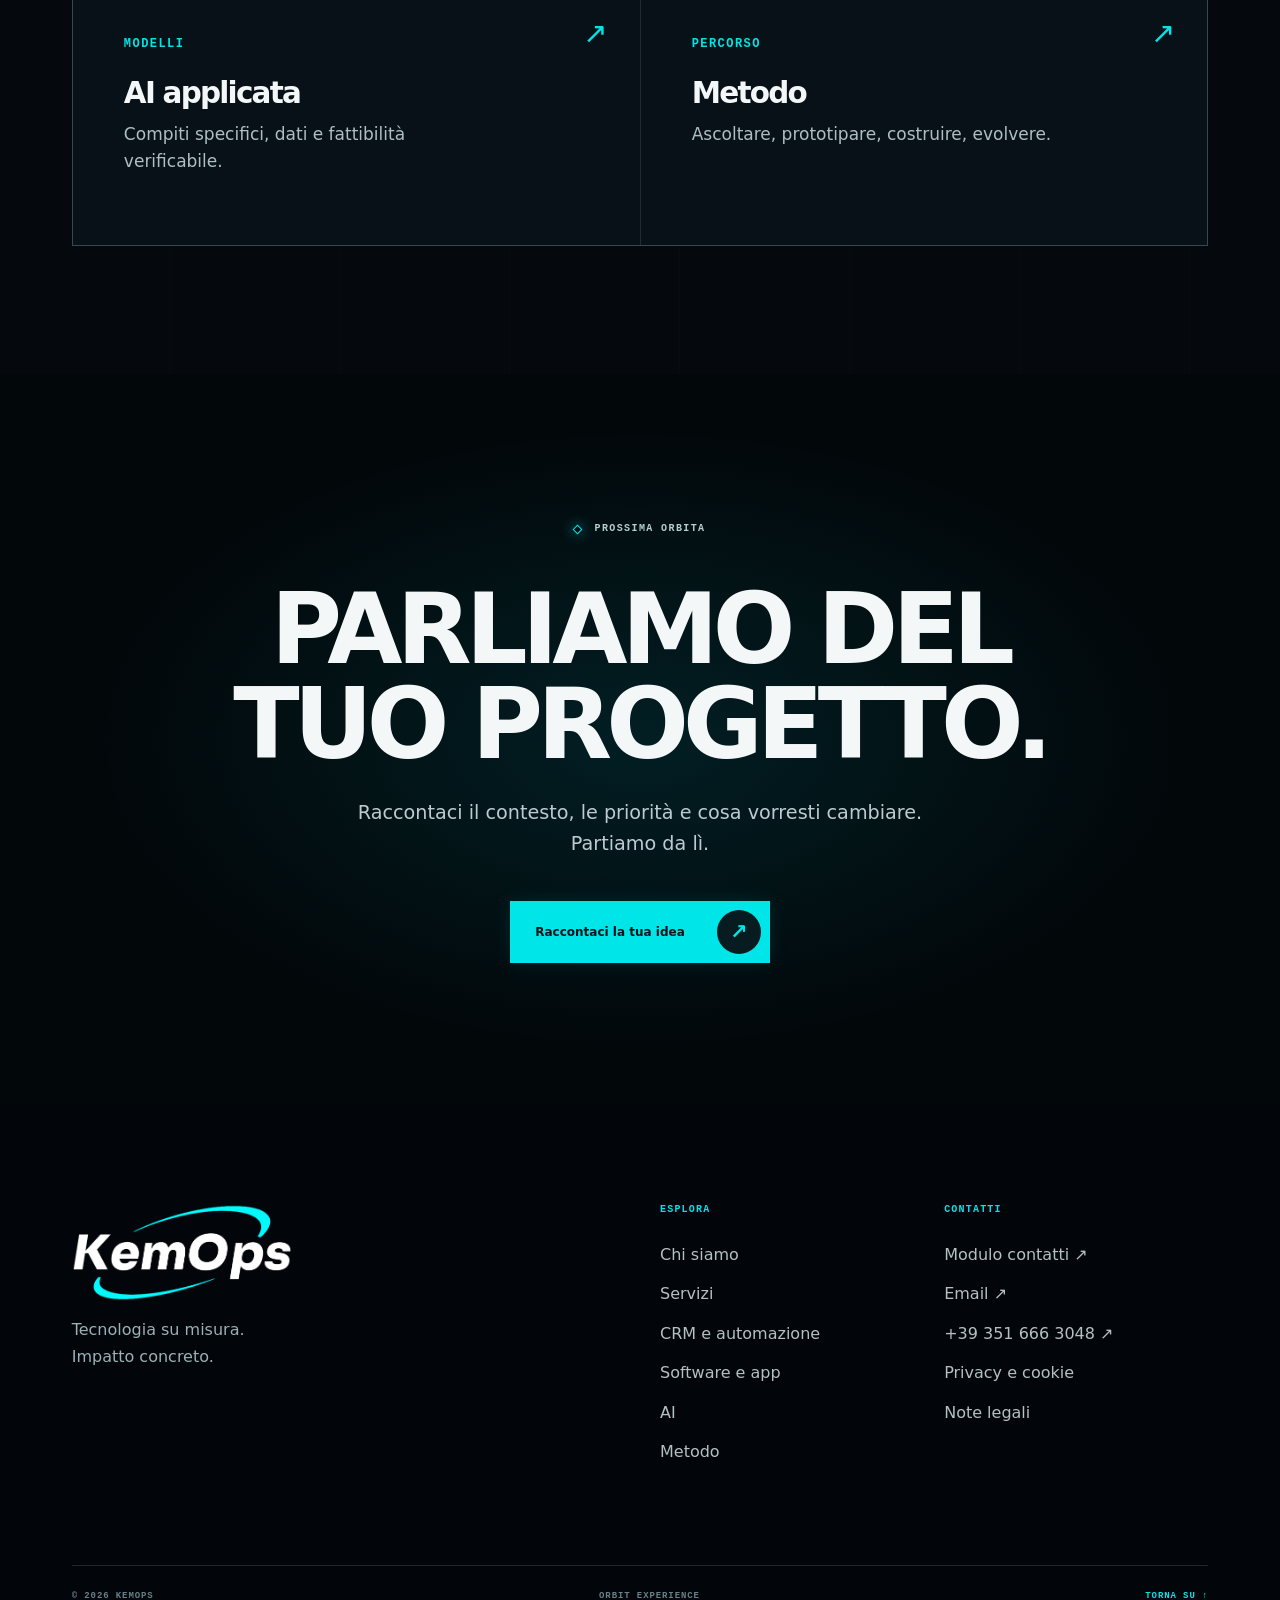
<file: servizi.html>
<!doctype html>
<html lang="it">
<head>
  <meta charset="utf-8">
  <meta name="viewport" content="width=device-width, initial-scale=1">
  <meta name="theme-color" content="#05080d">
  <meta name="description" content="CRM, automazioni, software, web app, applicazioni mobile e AI applicata: esplora le aree di lavoro KemOps.">
  <meta name="robots" content="index,follow,max-image-preview:large">
  <link rel="canonical" href="https://kemops.it/servizi.html">
  <meta property="og:type" content="website">
  <meta property="og:site_name" content="KemOps">
  <meta property="og:locale" content="it_IT">
  <meta property="og:url" content="https://kemops.it/servizi.html">
  <meta property="og:title" content="Servizi digitali per aziende | KemOps ORBIT">
  <meta property="og:description" content="CRM, automazioni, software, web app, applicazioni mobile e AI applicata: esplora le aree di lavoro KemOps.">
  <meta property="og:image" content="https://kemops.it/assets/images/orbit-logo.png">
  <meta property="og:image:alt" content="Logo KemOps ORBIT">
  <meta name="twitter:title" content="Servizi digitali per aziende | KemOps ORBIT">
  <meta name="twitter:description" content="CRM, automazioni, software, web app, applicazioni mobile e AI applicata: esplora le aree di lavoro KemOps.">
  <meta name="twitter:image" content="https://kemops.it/assets/images/orbit-logo.png">
  <meta name="twitter:card" content="summary_large_image">
  <title>Servizi digitali per aziende | KemOps ORBIT</title>
  <link rel="icon" href="assets/images/favicon.png" sizes="32x32" type="image/png">
  <link rel="stylesheet" href="assets/css/orbit.css">
  <link rel="stylesheet" href="assets/css/orbit-b2b.css">
</head>
<body class="orbit-subpage">
  <div class="cursor-glow" aria-hidden="true"></div>
  <div class="scroll-meter" aria-hidden="true"><div class="scroll-meter-fill"></div></div>
  <a class="skip-link" href="#main">Vai al contenuto</a>
  <header class="site-header" id="top">
    <a class="brand" href="index.html" aria-label="KemOps, home">
      <img src="assets/images/orbit-logo.png" alt="KemOps" width="206" height="91">
      <span class="brand-edition">/ ORBIT EXPERIENCE</span>
    </a>
    <nav class="desktop-nav" aria-label="Navigazione principale"><a href="chi-siamo.html">Chi siamo</a><a href="crm-automazione.html">CRM e flussi</a><a href="app-software.html">Software e app</a><a href="ai.html">AI</a><a href="metodo.html">Metodo</a></nav>
    <a class="nav-contact magnetic" href="contatti.html">Parliamo del progetto <span aria-hidden="true">↗</span></a>
    <button class="mobile-toggle" type="button" aria-expanded="false" aria-controls="mobile-menu" aria-label="Apri menu"><span></span><span></span></button>
  </header>
  <div class="mobile-menu" id="mobile-menu" hidden>
    <div class="mobile-menu-kicker">ESPLORA KEMOPS</div>
    <a href="index.html">Home</a><a href="chi-siamo.html">Chi siamo</a><a href="crm-automazione.html">CRM e flussi</a><a href="app-software.html">Software e app</a><a href="ai.html">AI</a><a href="metodo.html">Metodo</a>
    <a href="contatti.html">Contatti</a>
  </div>
  <main id="main"><section class="sub-hero section-shell" aria-labelledby="page-title">
      <div class="sub-orbits" aria-hidden="true"><span></span><span></span><span></span><i>✳</i></div>
      <div class="sub-hero-inner reveal"><p class="section-kicker"><span class="kicker-dot"></span> SERVIZI</p>
      <h1 id="page-title">Un progetto.<br><em>La forma giusta.</em></h1><p class="sub-lead">Mettiamo insieme analisi, progettazione e sviluppo per affrontare problemi operativi concreti. Scegli un’area per approfondire.</p></div>
      </section><section class="sub-section section-shell"><div class="section-top reveal"><span class="section-kicker"><span class="kicker-dot"></span> LE AREE DI LAVORO</span><span class="small-mono">KEMOPS / ORBIT ↘</span></div>
    <div class="sub-section-intro reveal"><h2>Dove possiamo<br><span>collaborare.</span></h2><p>Le aree si possono combinare in un progetto. Il perimetro nasce dall’analisi del contesto, non da un pacchetto predefinito.</p></div><div class="deep-dive-grid"><a class="deep-link reveal" href="crm-automazione.html"><span>PROCESSI</span><h3>CRM e automazione</h3><p>Relazioni, attività e flussi aziendali più chiari.</p><b aria-hidden="true">↗</b></a><a class="deep-link reveal" href="app-software.html"><span>PRODOTTO</span><h3>Software e app</h3><p>Web app, strumenti aziendali e applicazioni mobile.</p><b aria-hidden="true">↗</b></a><a class="deep-link reveal" href="ai.html"><span>MODELLI</span><h3>AI applicata</h3><p>Compiti specifici, dati e fattibilità verificabile.</p><b aria-hidden="true">↗</b></a><a class="deep-link reveal" href="metodo.html"><span>PERCORSO</span><h3>Metodo</h3><p>Ascoltare, prototipare, costruire, evolvere.</p><b aria-hidden="true">↗</b></a></div></section><section class="sub-cta section-shell"><div class="sub-cta-inner reveal"><span class="section-kicker"><span class="kicker-dot"></span> PROSSIMA ORBITA</span><h2>Parliamo del tuo progetto.</h2><p>Raccontaci il contesto, le priorità e cosa vorresti cambiare. Partiamo da lì.</p><a class="btn btn-primary magnetic" href="contatti.html#contact-form"><span>Raccontaci la tua idea</span><span class="btn-circle" aria-hidden="true">↗</span></a></div></section></main>
  <footer class="site-footer section-shell">
  <div class="footer-main">
    <div><a href="index.html" class="footer-brand" aria-label="KemOps, home"><img src="assets/images/orbit-logo.png" alt="KemOps" width="206" height="91" loading="lazy"></a><p>Tecnologia su misura.<br>Impatto concreto.</p></div>
    <div class="footer-links">
      <div><small>ESPLORA</small><a href="chi-siamo.html">Chi siamo</a><a href="servizi.html">Servizi</a><a href="crm-automazione.html">CRM e automazione</a><a href="app-software.html">Software e app</a><a href="ai.html">AI</a><a href="metodo.html">Metodo</a></div>
      <div><small>CONTATTI</small><a href="contatti.html">Modulo contatti ↗</a><a href="mailto:kemops.consulting@gmail.com">Email ↗</a><a href="tel:+393516663048">+39 351 666 3048 ↗</a><a href="privacy.html">Privacy e cookie</a><a href="note-legali.html">Note legali</a></div>
    </div>
  </div>
  <div class="footer-bottom"><span>© <span id="year">2026</span> KEMOPS</span><span>ORBIT EXPERIENCE</span><a href="#top">TORNA SU ↑</a></div>
</footer>
  <script src="assets/js/orbit-shared.js" defer></script>
</body>
</html>
</file>
<file: assets/css/orbit.css>
/* KEMOPS ORBIT — original, custom-built visual language based on the client's swoosh logo. */
:root{--bg:#05080d;--bg-2:#080e14;--card:#0b1219;--card-2:#101b23;--line:rgba(151,206,218,.18);--line-strong:rgba(133,228,229,.35);--white:#f4f7f7;--muted:#88979d;--cyan:#00e5e7;--cyan-2:#87feff;--nav-h:92px;--pad:clamp(22px,5.6vw,110px);--radius:8px}
*,*::before,*::after{box-sizing:border-box}
html{scroll-behavior:smooth;scroll-padding-top:110px;overflow-x:clip}
body{margin:0;background:var(--bg);color:var(--white);overflow-x:clip;font-family:Inter,ui-sans-serif,system-ui,-apple-system,BlinkMacSystemFont,"Segoe UI",sans-serif;overflow-x:hidden;-webkit-font-smoothing:antialiased;line-height:1.5}
::selection{background:var(--cyan);color:var(--bg)}
a{color:inherit;text-decoration:none}button{font:inherit}button,a{-webkit-tap-highlight-color:transparent}button:focus-visible,a:focus-visible,summary:focus-visible{outline:2px solid var(--cyan);outline-offset:5px}img{max-width:100%}h1,h2,h3,p{margin:0}h1,h2,h3{line-height:1.02;letter-spacing:-.06em}body::before{content:"";position:fixed;inset:0;z-index:120;pointer-events:none;opacity:.055;background-image:url("data:image/svg+xml,%3Csvg viewBox='0 0 200 200' xmlns='http://www.w3.org/2000/svg'%3E%3Cfilter id='n'%3E%3CfeTurbulence type='fractalNoise' baseFrequency='.6' numOctaves='3' stitchTiles='stitch'/%3E%3C/filter%3E%3Crect width='100%25' height='100%25' filter='url(%23n)' opacity='.6'/%3E%3C/svg%3E")}
.section-shell{padding-left:var(--pad);padding-right:var(--pad)}.skip-link{position:fixed;left:20px;top:-100px;padding:12px 18px;background:var(--cyan);color:#001;z-index:200}.skip-link:focus{top:12px}
.cursor-glow{position:fixed;width:500px;height:500px;left:0;top:0;background:radial-gradient(circle,rgba(0,229,231,.085),transparent 67%);mix-blend-mode:screen;z-index:8;pointer-events:none;transform:translate3d(-50%,-50%,0);opacity:0;transition:opacity .4s}.scroll-meter{position:fixed;left:0;top:0;width:100%;height:2px;z-index:150;background:transparent}.scroll-meter-fill{width:0;height:100%;background:var(--cyan);box-shadow:0 0 18px var(--cyan);transition:width .12s linear}
/* Header */
.site-header{height:var(--nav-h);position:fixed;z-index:110;top:0;left:0;right:0;display:flex;align-items:center;justify-content:space-between;gap:25px;padding:0 var(--pad);border-bottom:1px solid rgba(255,255,255,.075);background:linear-gradient(to bottom,rgba(3,7,10,.95),rgba(3,7,10,.67));backdrop-filter:blur(16px);-webkit-backdrop-filter:blur(16px);transition:height .35s,background .35s}.site-header.scrolled{height:76px;background:rgba(3,7,10,.94)}
.brand{display:flex;align-items:center;gap:16px;flex-shrink:0}.brand img{width:154px;height:auto;display:block;filter:drop-shadow(0 0 4px rgba(0,233,236,.07))}.brand-edition{color:#75b5b7;font:600 9px/1.5 ui-monospace,monospace;letter-spacing:.1em;max-width:64px}.desktop-nav{display:flex;align-items:center;gap:clamp(17px,2.2vw,39px);margin-left:auto}.desktop-nav a{color:#abb7bb;font-size:12px;font-weight:650;letter-spacing:.025em;transition:color .2s;position:relative}.desktop-nav a::after{content:"";position:absolute;bottom:-12px;left:0;width:0;height:1px;background:var(--cyan);transition:width .3s}.desktop-nav a:hover,.desktop-nav a.is-active{color:var(--white)}.desktop-nav a:hover::after,.desktop-nav a.is-active::after{width:100%}
.nav-contact{display:flex;align-items:center;gap:20px;white-space:nowrap;padding:13px 17px;border:1px solid var(--line-strong);font-size:11px;font-weight:750;letter-spacing:.018em;transition:background .25s,border-color .25s,transform .3s}.nav-contact:hover{background:var(--cyan);border-color:var(--cyan);color:#001419}.nav-contact span{color:var(--cyan);font-size:18px}.nav-contact:hover span{color:#001419}.mobile-toggle{display:none;background:none;border:1px solid var(--line-strong);color:#fff;width:46px;height:46px;flex-direction:column;align-items:center;justify-content:center;gap:6px;z-index:115}.mobile-toggle span{display:block;width:19px;height:2px;background:var(--cyan);transition:transform .3s}.mobile-toggle.open span:first-child{transform:translateY(4px) rotate(45deg)}.mobile-toggle.open span:last-child{transform:translateY(-4px) rotate(-45deg)}.mobile-menu{position:fixed;z-index:105;inset:var(--nav-h) 0 0;background:linear-gradient(150deg,#071016,#020708);padding:40px var(--pad);overflow:auto}.mobile-menu[hidden]{display:none}.mobile-menu-kicker{font:11px ui-monospace,monospace;letter-spacing:.12em;color:var(--cyan);margin-bottom:28px}.mobile-menu a{display:block;font-weight:800;font-size:clamp(35px,9vw,64px);border-bottom:1px solid var(--line);padding:11px 0;letter-spacing:-.06em}.mobile-menu a span{font-size:12px;color:var(--cyan);display:inline-block;width:42px;vertical-align:middle;letter-spacing:0}.mobile-menu p{margin-top:38px;color:var(--muted);font:10px ui-monospace,monospace;letter-spacing:.12em}body.menu-open{overflow:hidden}
/* Shared */
.section-top{display:flex;align-items:center;justify-content:space-between;gap:15px;border-top:1px solid var(--line);padding-top:24px}.section-kicker{display:inline-flex;align-items:center;gap:13px;font:700 10px/1.4 ui-monospace,monospace;letter-spacing:.14em;color:#b7ced1}.kicker-dot{width:7px;height:7px;border:1px solid var(--cyan);box-shadow:0 0 13px rgba(0,229,231,.7);transform:rotate(45deg)}.small-mono{color:#647b82;font:600 10px ui-monospace,monospace;letter-spacing:.08em}.small-mono span{color:var(--cyan);font-size:17px;margin-left:10px}.cyan-text{color:var(--cyan)}.reveal{opacity:0;transform:translate3d(0,36px,0);transition:opacity .9s cubic-bezier(.2,.7,.1,1),transform .9s cubic-bezier(.2,.7,.1,1)}.reveal.visible{opacity:1;transform:none}.section-head{display:flex;justify-content:space-between;align-items:flex-end;gap:40px;padding:75px 0 50px}.section-head h2,.method-intro h2,.faq-title h2{font-size:clamp(50px,6.6vw,106px);font-weight:780}.section-head h2 span,.method-intro h2 span,.faq-title h2 span{color:var(--cyan)}.section-head>p{max-width:315px;line-height:1.85;font-size:14px;color:#a4b0b5;margin-bottom:8px}
/* Hero */
.hero{min-height:850px;height:min(940px,100svh);max-height:1100px;position:relative;display:flex;align-items:center;isolation:isolate;overflow:hidden;padding-top:var(--nav-h);background:#020609}.hero-grid{position:absolute;inset:0;opacity:.56;background-image:linear-gradient(to right,rgba(100,163,179,.055) 1px,transparent 1px),linear-gradient(to bottom,rgba(100,163,179,.06) 1px,transparent 1px);background-size:96px 96px;mask-image:linear-gradient(to bottom,transparent 7%,black 30%,black 85%,transparent)}.hero-grid::after{content:"";position:absolute;inset:0;background:linear-gradient(90deg,#020609 4%,transparent 70%)}.hero-ambient{position:absolute;inset:0;background:radial-gradient(ellipse at 76% 52%,rgba(0,132,151,.15),transparent 37%),radial-gradient(ellipse at 22% 120%,rgba(0,94,107,.08),transparent 48%);pointer-events:none}.hero-viz{position:absolute;right:max(-8vw,-110px);top:12%;width:min(850px,67vw);height:76%;z-index:1;pointer-events:none;mask-image:radial-gradient(ellipse closest-side,black 65%,rgba(0,0,0,.95) 81%,transparent 100%)}.hero-viz canvas{width:100%;height:100%;display:block}.visual-hud{position:absolute;font:600 9px/1.65 ui-monospace,monospace;letter-spacing:.14em;color:#76aeb5;opacity:.7}.hud-top{right:13%;top:15%}.hud-bottom{right:16%;bottom:10%;display:flex;gap:45px;align-items:center}.hud-bottom span{font-size:27px;color:var(--cyan)}.hud-left{left:11%;bottom:27%;border-left:1px solid var(--cyan);padding-left:14px}.hud-pulse{display:inline-block;width:5px;height:5px;border-radius:50%;background:var(--cyan);box-shadow:0 0 12px var(--cyan);margin-right:5px;animation:pulse 1.6s infinite}.orbital-title{position:absolute;top:49%;left:50%;transform:translate(-50%,-50%) rotate(-12deg);font:800 11px ui-monospace,monospace;letter-spacing:.24em;color:#8cfafd;text-shadow:0 0 16px var(--cyan);opacity:.5;white-space:nowrap}.orbital-title span{color:#fff}
.hero-content{width:100%;max-width:1500px;position:relative;z-index:2;padding-top:26px}.eyebrow{font:650 11px ui-monospace,monospace;letter-spacing:.15em;color:#a3c4c7}.hero-eyebrow{display:flex;align-items:center;gap:13px;margin-bottom:35px}.eyebrow-line{width:29px;height:1px;background:var(--cyan);box-shadow:0 0 14px var(--cyan)}.eyebrow-suffix{color:#4b6d75;margin-left:6px}.hero h1{font-size:clamp(65px,7.5vw,126px);font-weight:850;line-height:1.025;letter-spacing:-.086em;text-transform:uppercase;max-width:1450px}.hero-line{display:block;overflow:hidden;padding-right:13px}.hero-line>span{display:block;animation:heroRise 1s both cubic-bezier(.17,.8,.2,1)}.hero-line:nth-child(2)>span{animation-delay:.13s}.hero-line:nth-child(3)>span{animation-delay:.26s}.hero-line-accent{color:var(--cyan)}.hero-line-accent em{font-style:normal;color:transparent;-webkit-text-stroke:1.5px var(--cyan);paint-order:stroke fill;text-shadow:0 0 40px rgba(0,229,231,.06)}
.hero-lower{display:flex;align-items:flex-end;gap:90px;margin-top:45px;max-width:990px;transition-delay:.25s}.hero-lower p{max-width:340px;color:#a4b4ba;font-size:14px;line-height:1.9}.hero-lower p strong{color:#e9ffff;font-weight:600}.hero-actions{display:flex;flex-direction:column;align-items:flex-start;gap:23px}.btn{display:inline-flex;justify-content:space-between;align-items:center;gap:32px;min-height:62px;padding:8px 9px 8px 25px;font-size:12px;font-weight:760;transition:transform .3s,box-shadow .3s,background .3s}.btn-primary{background:var(--cyan);color:#031317;box-shadow:0 0 20px rgba(0,229,231,.1)}.btn-primary:hover{background:#94ffff;box-shadow:0 0 38px rgba(0,229,231,.24);transform:translateY(-3px)}.btn-circle{background:#061c20;color:var(--cyan);border-radius:50%;width:44px;height:44px;display:grid;place-items:center;font-size:21px}.text-link{font-size:12px;font-weight:700;border-bottom:1px solid #44626b;padding-bottom:7px;transition:color .2s}.text-link:hover{color:var(--cyan)}.text-link span{color:var(--cyan);padding-left:15px}.hero-bottom{position:absolute;bottom:34px;left:var(--pad);right:var(--pad);display:flex;align-items:end;justify-content:space-between;gap:20px}.scroll-down{display:flex;gap:14px;align-items:center;font:600 9px ui-monospace,monospace;letter-spacing:.12em;color:#8ca4ac}.scroll-track{height:42px;width:21px;border:1px solid rgba(101,192,199,.45);border-radius:15px;position:relative}.scroll-track span{position:absolute;width:3px;height:8px;border-radius:3px;background:var(--cyan);top:7px;left:8px;animation:scrollDrop 1.7s ease-in-out infinite}.hero-coordinates{font:600 9px ui-monospace,monospace;letter-spacing:.1em;color:#56737e}.cross-mark{color:var(--cyan);font-size:17px;margin:0 17px}.hero-num{font:700 12px ui-monospace,monospace;color:var(--cyan)}
.ticker{height:104px;background:var(--cyan);color:#021013;overflow:hidden;display:flex;align-items:center;transform:rotate(-1.5deg) scale(1.04);position:relative;z-index:2;margin:0 0 140px;box-shadow:0 13px 90px rgba(0,229,231,.1)}.ticker-track{display:flex;width:max-content;white-space:nowrap;animation:marquee 26s linear infinite}.ticker-track span{font-weight:900;font-size:clamp(27px,3.1vw,52px);line-height:1;letter-spacing:-.055em;padding-left:40px}.ticker-track b{font-size:.75em;margin:0 33px;font-weight:500}
/* Vision */
.vision{padding-bottom:190px;position:relative}.vision-layout{display:grid;grid-template-columns:minmax(190px,.7fr) 2fr;gap:40px;margin-top:100px}.vision-side{display:flex;flex-direction:column;justify-content:space-between;min-height:520px}.floating-symbol{width:136px;height:136px;border:1px solid var(--line-strong);border-radius:50%;display:grid;place-items:center;font-size:71px;color:var(--cyan);position:relative;animation:gentleSpin 26s linear infinite}.floating-symbol::before,.floating-symbol::after{content:"";position:absolute;border:1px solid rgba(0,229,231,.22);border-radius:50%;inset:15px;transform:scaleX(.5) rotate(40deg)}.floating-symbol::after{transform:scaleX(.6) rotate(-40deg)}.floating-symbol span{position:absolute;bottom:-8px;right:-13px;padding:5px 12px;background:var(--bg);font:11px ui-monospace,monospace;letter-spacing:.07em}.vision-side p{color:var(--cyan);font:750 11px/1.65 ui-monospace,monospace;letter-spacing:.12em}.vision-main h2{font-size:clamp(63px,8vw,135px);font-weight:800}.vision-main h2 .outlined{-webkit-text-stroke:1.5px #d8f0f3;color:transparent}.vision-bottom{margin-top:70px;border-top:1px solid var(--line);padding-top:25px;display:flex;justify-content:space-between;align-items:end;gap:30px}.vision-bottom p{max-width:550px;font-size:16px;line-height:1.9;color:#9eb0b7}.round-arrow{width:76px;height:76px;min-width:76px;border-radius:50%;border:1px solid var(--cyan);color:var(--cyan);font-size:32px;display:grid;place-items:center;transition:background .3s,color .3s,transform .3s}.round-arrow:hover{background:var(--cyan);color:#001;transform:rotate(45deg)}.vision-stats{margin-top:100px;display:grid;grid-template-columns:repeat(3,1fr);gap:0;border-top:1px solid var(--line);border-bottom:1px solid var(--line)}.vision-stats>div{padding:38px 23px 38px 0;display:flex;flex-direction:column;gap:7px}.vision-stats>div+div{border-left:1px solid var(--line);padding-left:30px}.stat-index{font:650 10px ui-monospace,monospace;color:var(--cyan);margin-bottom:15px}.vision-stats strong{font-size:clamp(23px,3vw,38px);font-weight:750;letter-spacing:-.06em}.vision-stats small{color:var(--muted);font-size:12px}
/* Services */
.services{background:radial-gradient(ellipse at 84% 38%,rgba(0,151,161,.11),transparent 42%),#071016;padding-top:110px;padding-bottom:170px}.services .section-top{border-color:rgba(155,233,236,.18)}.service-explorer{border:1px solid var(--line-strong);display:grid;grid-template-columns:minmax(230px,.64fr) 2.2fr;min-height:650px;background:linear-gradient(125deg,rgba(8,22,30,.98),rgba(2,7,12,.98));position:relative;box-shadow:0 30px 100px rgba(0,0,0,.24)}.service-explorer::before,.service-explorer::after{content:"";position:absolute;width:8px;height:8px;border-top:1px solid var(--cyan);border-left:1px solid var(--cyan);top:-1px;left:-1px}.service-explorer::after{top:auto;left:auto;right:-1px;bottom:-1px;transform:rotate(180deg)}.service-rail{border-right:1px solid var(--line);display:grid;grid-template-rows:repeat(4,1fr)}.service-tab{display:grid;grid-template-columns:minmax(0,1fr) 25px;align-items:center;gap:8px;text-align:left;color:#99abb1;background:transparent;border:0;border-bottom:1px solid var(--line);padding:18px 22px;cursor:pointer;position:relative;transition:background .3s,color .3s}.service-tab:last-child{border-bottom:0}.service-tab::before{content:"";position:absolute;left:0;top:0;bottom:0;width:3px;background:var(--cyan);transform:scaleY(0);transition:transform .3s}.service-tab:hover,.service-tab.is-active{background:linear-gradient(90deg,rgba(0,229,231,.10),rgba(0,229,231,.012));color:#fff}.service-tab.is-active::before{transform:scaleY(1)}.service-tab>span:first-child{font-size:clamp(19px,1.65vw,27px);font-weight:740;line-height:1.1;letter-spacing:-.055em}.service-index{font:650 11px ui-monospace,monospace;color:var(--cyan);align-self:start;margin-top:12px}.service-tab-arrow{align-self:end;justify-self:end;color:var(--cyan);font-size:25px;opacity:.4;transition:opacity .3s,transform .3s}.service-tab.is-active .service-tab-arrow,.service-tab:hover .service-tab-arrow{opacity:1;transform:translate(3px,-3px)}.service-main{display:grid;grid-template-columns:minmax(290px,1.25fr) minmax(225px,.9fr);min-width:0}.service-display{position:relative;overflow:hidden;min-height:630px;border-right:1px solid var(--line)}.service-display::before{content:"";position:absolute;inset:0;background:radial-gradient(ellipse at center,rgba(0,204,208,.14),transparent 65%),linear-gradient(rgba(255,255,255,.03) 1px,transparent 1px),linear-gradient(90deg,rgba(255,255,255,.03) 1px,transparent 1px);background-size:auto,60px 60px,60px 60px;mask-image:linear-gradient(to bottom,black,rgba(0,0,0,.3));pointer-events:none}.service-stage-stage{position:absolute;inset:0;display:flex;align-items:center;justify-content:center;animation:stagePop .65s both}.stage-corner{position:absolute;width:18px;height:18px;border-color:var(--cyan);border-style:solid;z-index:3}.stage-corner.top-left{top:22px;left:22px;border-width:1px 0 0 1px}.stage-corner.bottom-right{right:22px;bottom:22px;border-width:0 1px 1px 0}.stage-label{position:absolute;z-index:3;top:25px;left:50px;font:700 9px ui-monospace,monospace;letter-spacing:.12em;color:#86bdc0}.stage-label span{color:var(--cyan);margin:0 7px}.stage-floating-label{position:absolute;bottom:35px;left:50%;transform:translateX(-50%);white-space:nowrap;font:700 8px ui-monospace,monospace;letter-spacing:.1em;color:#9bd7d9}.f-dot{display:inline-block;width:5px;height:5px;border-radius:50%;background:var(--cyan);margin-right:7px;box-shadow:0 0 8px var(--cyan)}
.mock-dashboard{width:78%;max-width:430px;min-height:306px;background:linear-gradient(140deg,rgba(19,47,57,.98),#0b1722 70%);border:1px solid rgba(82,238,242,.45);box-shadow:0 25px 70px #000b,0 0 52px rgba(0,229,231,.12);transform:perspective(900px) rotateY(-11deg) rotateX(7deg) rotateZ(-3deg);animation:dashboardFloat 6s ease-in-out infinite;position:relative}.mock-dashboard::before{content:"";position:absolute;inset:-17px;border:1px solid rgba(0,229,231,.09);z-index:-1}.mock-top{height:36px;display:flex;gap:5px;align-items:center;padding:0 13px;border-bottom:1px solid rgba(134,239,244,.2)}.mock-top i{display:block;background:#254b55;width:6px;height:6px;border-radius:50%}.mock-top i:first-child{background:var(--cyan)}.mock-top span{margin-left:auto;color:#76a4a9;font:7px ui-monospace,monospace;letter-spacing:.12em}.mock-top b{color:var(--cyan);margin-left:15px}.mock-body{display:grid;grid-template-columns:44px 1fr;min-height:270px}.mock-side{border-right:1px solid rgba(134,239,244,.13);display:flex;align-items:center;flex-direction:column;gap:23px;padding:16px 0}.mock-side span:not(:first-child){display:block;width:15px;height:3px;background:#294651;border-radius:3px}.mock-side span:nth-child(2){background:var(--cyan)}.mock-side-logo{color:var(--cyan);font-size:18px}.mock-content{padding:23px 24px 20px;min-width:0}.mock-content small{color:var(--cyan);font:7px ui-monospace,monospace;letter-spacing:.14em}.mock-content strong{display:block;font-size:24px;line-height:1.2;letter-spacing:-.06em;margin-top:7px}.mock-chart{height:96px;border-bottom:1px solid rgba(134,239,244,.3);display:flex;align-items:end;gap:7px;margin-top:12px;background:repeating-linear-gradient(to top,transparent 0,transparent 22px,rgba(255,255,255,.04) 23px)}.mock-chart span{flex:1;background:linear-gradient(var(--cyan),rgba(0,228,231,.1));height:var(--h);min-width:5px;animation:barBreathe 2.5s ease-in-out infinite alternate;transform-origin:bottom}.mock-chart span:nth-child(2n){animation-delay:.45s}.mock-metrics{display:grid;grid-template-columns:1fr 1fr;gap:15px;margin-top:15px}.mock-metrics>span{display:flex;flex-direction:column;gap:6px}.mock-metrics b{font:6px ui-monospace,monospace;letter-spacing:.1em;color:#7b9a9f}.mock-metrics i{width:80%;height:3px;background:#31505a}.mock-metrics i:last-child{width:56%;background:var(--cyan);opacity:.6}
.service-info{display:flex;flex-direction:column;padding:32px 30px 25px;min-width:0}.service-info-top{display:flex;align-items:center;justify-content:space-between;gap:8px;color:var(--cyan);font:600 9px ui-monospace,monospace;letter-spacing:.1em}.mini-pulse{font-size:8px;color:#547f83}.mini-pulse::first-letter{color:var(--cyan)}.service-info-main{flex:1;display:flex;flex-direction:column;justify-content:center;padding:30px 0}.service-info h3{font-size:clamp(29px,3.3vw,48px);line-height:1.13;font-weight:800}.service-info p{color:#91abb1;font-size:13px;line-height:1.9;margin-top:22px}.tag-list{display:flex;flex-wrap:wrap;gap:8px;margin-top:26px}.tag-list span{border:1px solid rgba(125,213,218,.25);color:#9ec2c8;padding:7px 9px;font:9px ui-monospace,monospace;letter-spacing:.02em}.service-cta{border-top:1px solid var(--line);padding-top:23px;display:flex;align-items:center;justify-content:space-between;gap:12px;color:var(--white);font-size:11px;font-weight:750;transition:color .2s}.service-cta:hover{color:var(--cyan)}.service-cta span{color:var(--cyan);font-size:21px}.explorer-note{font:9px/1.7 ui-monospace,monospace;color:#708b91;letter-spacing:.1em;margin-top:21px}
/* Dynamic service visual styles */
.stage-architecture{position:relative;width:80%;height:350px;display:flex;align-items:center;justify-content:center;animation:dashboardFloat 7s ease-in-out infinite}.architecture-ring{width:280px;height:280px;max-width:85%;border-radius:50%;border:1px dashed rgba(0,229,231,.45);box-shadow:0 0 0 42px rgba(0,229,231,.035),0 0 80px rgba(0,229,231,.06);animation:gentleSpin 45s linear infinite}.architecture-core{position:absolute;inset:50% auto auto 50%;transform:translate(-50%,-50%);padding:20px 24px;border:1px solid var(--cyan);background:linear-gradient(150deg,#133640,#07131a);box-shadow:0 0 45px rgba(0,229,231,.25);font:800 18px ui-monospace,monospace;letter-spacing:.14em;color:#b5ffff}.architecture-node{position:absolute;min-width:85px;padding:14px 12px;border:1px solid rgba(0,229,231,.45);background:#102730;box-shadow:0 0 24px #003e4733;font:750 9px ui-monospace,monospace;letter-spacing:.08em;text-align:center}.architecture-node::before{content:"●";color:var(--cyan);margin-right:6px}.architecture-node.a{top:6%;left:9%}.architecture-node.b{right:0;top:28%}.architecture-node.c{left:3%;bottom:10%}.architecture-node.d{right:16%;bottom:5%}.architecture-connector{position:absolute;inset:8% 3%;width:94%;height:86%;overflow:visible;z-index:-1}.architecture-connector path{stroke:var(--cyan);stroke-width:1;fill:none;opacity:.55;stroke-dasharray:5 9;animation:dash 20s linear infinite}
.stage-phone{width:210px;height:410px;border:8px solid #244650;border-radius:37px;position:relative;background:linear-gradient(160deg,#123b48,#071017);box-shadow:0 30px 75px #000c,0 0 55px #00d7e722;transform:perspective(700px) rotateY(-16deg) rotateZ(8deg);animation:dashboardFloat 5.5s ease-in-out infinite;padding:30px 16px 15px;overflow:hidden}.stage-phone::before{content:"";position:absolute;top:8px;width:52px;height:11px;border-radius:10px;background:#031015;left:50%;transform:translateX(-50%)}.stage-phone-head{font:700 8px ui-monospace,monospace;color:var(--cyan);letter-spacing:.1em}.stage-phone h4{font-size:30px;line-height:1.12;letter-spacing:-.06em;margin:32px 0 18px}.stage-phone-card{padding:15px;background:rgba(0,229,231,.11);border:1px solid rgba(0,229,231,.23)}.stage-phone-card small{display:block;font:8px ui-monospace,monospace;color:#97cfd1;margin-bottom:10px}.stage-phone-card span{display:block;height:6px;background:#3b707b;margin:8px 0;width:83%;border-radius:4px}.stage-phone-card span:last-child{width:55%;background:var(--cyan)}.stage-phone-nav{position:absolute;bottom:15px;display:flex;justify-content:space-between;left:20px;right:20px;border-top:1px solid #21505a;padding-top:13px;color:#9cdfe0;font-size:19px}.stage-phone-orbit{position:absolute;width:370px;height:190px;border:1px solid rgba(0,229,231,.35);border-radius:50%;transform:rotate(-36deg);box-shadow:0 0 32px rgba(0,229,231,.1)}.stage-phone-orbit.two{transform:rotate(48deg);width:310px;height:340px}
.stage-ai{width:80%;height:340px;position:relative;border:1px solid rgba(0,229,231,.22);background:radial-gradient(ellipse at center,rgba(0,229,231,.13),transparent 62%),linear-gradient(90deg,#193c4133 1px,transparent 1px),linear-gradient(#193c4133 1px,transparent 1px);background-size:auto,32px 32px,32px 32px;display:flex;align-items:center;justify-content:center;clip-path:polygon(4% 0,100% 0,100% 89%,96% 100%,0 100%,0 12%)}.ai-core{height:150px;width:150px;position:relative;display:grid;place-items:center;border-radius:50%;border:2px solid var(--cyan);box-shadow:0 0 60px #00e5e744,inset 0 0 35px #00e5e733;animation:aiSpin 15s linear infinite}.ai-core::before,.ai-core::after{content:"";position:absolute;inset:19px;border:1px dashed #91ffff;border-radius:50%;transform:scaleX(.4) rotate(-30deg)}.ai-core::after{transform:scaleY(.4) rotate(25deg)}.ai-core span{font:800 43px ui-monospace,monospace;color:var(--cyan);text-shadow:0 0 23px var(--cyan)}.ai-flow-label{position:absolute;border:1px solid #317c83;background:#11292e;padding:10px 14px;color:#9cebed;font:800 9px ui-monospace,monospace;letter-spacing:.1em;z-index:1}.ai-flow-label.left{left:5%;top:21%}.ai-flow-label.right{right:5%;bottom:19%}.ai-connection{position:absolute;width:65%;height:1px;background:linear-gradient(90deg,transparent,var(--cyan),transparent);transform:rotate(-25deg);box-shadow:0 0 20px var(--cyan)}.ai-flow-line{position:absolute;width:2px;height:100%;left:0;background:var(--cyan);box-shadow:0 0 30px var(--cyan);animation:scan 4s linear infinite;opacity:.65}
/* Scenarios */
.scenarios{padding-top:150px;padding-bottom:170px}.scenario-grid{display:grid;grid-template-columns:repeat(2,minmax(0,1fr));gap:18px}.scenario-card{min-height:635px;border:1px solid var(--line);background:linear-gradient(150deg,#0c151d,#071015);position:relative;overflow:hidden;display:flex;flex-direction:column;transition:border-color .3s,transform .4s,box-shadow .4s}.scenario-card:hover{border-color:rgba(0,229,231,.55);transform:translateY(-5px);box-shadow:0 30px 70px #0006}.scenario-card::after{content:"";pointer-events:none;position:absolute;inset:0;background:linear-gradient(120deg,transparent 32%,rgba(0,229,231,.045) 51%,transparent 71%);transform:translateX(-100%);transition:transform .8s}.scenario-card:hover::after{transform:translateX(100%)}.scenario-overline{position:relative;z-index:2;padding:24px 28px 0;display:flex;justify-content:space-between;font:700 10px ui-monospace,monospace;letter-spacing:.1em;color:#9cc9cf}.scenario-overline span:last-child{font-size:22px;color:var(--cyan)}.scenario-art{height:345px;position:relative;display:flex;align-items:center;justify-content:center;overflow:hidden}.scenario-art::before{content:"";position:absolute;inset:0;background:radial-gradient(ellipse at center,rgba(0,185,191,.12),transparent 55%)}.scenario-text{position:relative;z-index:2;margin-top:auto;padding:4px 33px 37px;border-top:1px solid var(--line)}.scenario-type{font:700 9px ui-monospace,monospace;letter-spacing:.1em;color:var(--cyan);display:block;margin-top:24px;margin-bottom:11px}.scenario-text h3{font-size:clamp(30px,3vw,44px);font-weight:750;max-width:510px}.scenario-text p{font-size:13px;color:#9aacb1;max-width:430px;line-height:1.85;margin-top:15px}.flow-node{font:800 9px ui-monospace,monospace;letter-spacing:.09em;padding:15px 18px;min-width:105px;text-align:center;background:#10252d;border:1px solid #317883;box-shadow:0 0 15px rgba(0,229,231,.1);color:#9bdddf;z-index:1}.flow-node i{font-style:normal;color:var(--cyan);margin-left:5px}.flow-node.strong{background:#174149;border-color:var(--cyan);color:#fff;box-shadow:0 0 55px #00e5e71f}.flow-wiring{height:1px;width:clamp(12px,5vw,65px);background:var(--cyan);position:relative;box-shadow:0 0 10px var(--cyan)}.flow-wiring::after{content:"▶";color:var(--cyan);font-size:11px;position:absolute;right:0;top:-9px}.flow-wiring span{position:absolute;display:block;width:4px;height:4px;top:-2px;border-radius:50%;background:white;box-shadow:0 0 7px var(--cyan);animation:linePulse 2.2s linear infinite}.flow-wiring-short span{animation-delay:1s}.tiny-window{width:70%;max-width:360px;height:220px;background:#10242d;border:1px solid rgba(0,229,231,.4);transform:perspective(650px) rotateY(-9deg) rotateX(5deg) rotateZ(-4deg);box-shadow:0 22px 50px #000b;animation:dashboardFloat 6s ease-in-out infinite}.tiny-window>div:first-child{height:33px;border-bottom:1px solid #325a61;display:flex;align-items:center;gap:5px;padding:0 13px}.tiny-window>div:first-child i{width:5px;height:5px;border-radius:50%;background:#3a6b76}.tiny-window>div:first-child i:first-child{background:var(--cyan)}.tiny-window>div:first-child span{margin-left:auto;font:7px ui-monospace,monospace;color:#7eafb3}.tiny-window-body{display:flex;padding:25px;gap:22px;height:170px}.tiny-chart{width:60%;display:flex;align-items:end;gap:10px;border-bottom:1px solid #476b73}.tiny-chart i{height:35%;flex:1;background:#167b83}.tiny-chart i:nth-child(2){height:61%}.tiny-chart i:nth-child(3){height:51%;background:var(--cyan)}.tiny-chart i:nth-child(4){height:82%;background:var(--cyan)}.tiny-chart i:nth-child(5){height:64%}.tiny-chart i:nth-child(6){height:90%;background:var(--cyan)}.tiny-lines{flex:1;display:flex;flex-direction:column;gap:16px;padding-top:30px}.tiny-lines i{height:8px;width:100%;background:#2e6972}.tiny-lines i:nth-child(2){width:75%;background:#00e5e7}.tiny-lines i:last-child{width:50%}.tiny-badge{position:absolute;top:20%;right:11%;padding:10px 14px;background:#0d262c;border:1px solid var(--cyan);font:8px ui-monospace,monospace;letter-spacing:.08em;color:#b2f6f6;box-shadow:0 0 28px #00e5e72e}.tiny-badge b{color:var(--cyan);margin-left:12px}.mobile-wireframe{height:288px;width:165px;border:5px solid #246370;border-radius:24px;background:linear-gradient(170deg,#194851,#061720);padding:30px 13px 9px;position:relative;z-index:2;transform:rotate(-9deg);animation:dashboardFloat 7s ease-in-out infinite;box-shadow:0 30px 60px #0008}.phone-speaker{position:absolute;top:10px;left:60px;width:34px;height:5px;border-radius:9px;background:#001c25}.phone-kicker{font:6px ui-monospace,monospace;letter-spacing:.13em;color:var(--cyan)}.phone-card{padding:16px 9px;background:#154149;border:1px solid #346b75;margin-top:17px;height:145px}.phone-card span{font:7px ui-monospace,monospace;color:#8ebdc4}.phone-card b{display:block;font-size:17px;line-height:1.2;letter-spacing:-.06em;margin:11px 0}.phone-card i{display:block;height:4px;background:rgba(142,220,225,.35);margin-top:7px}.phone-card i:last-child{width:55%;background:var(--cyan)}.phone-bottom{position:absolute;bottom:10px;left:18px;right:18px;display:flex;justify-content:space-between;color:var(--cyan)}.phone-pulse{position:absolute;width:330px;height:170px;border:1px solid #00e5e74d;border-radius:50%;transform:rotate(-35deg);animation:gentleSpin 18s linear infinite}.phone-pulse.pulse-two{width:390px;height:200px;transform:rotate(40deg);opacity:.6}.ai-grid{width:290px;height:240px;display:grid;grid-template-columns:repeat(3,1fr);gap:8px;transform:rotate(-10deg)}.ai-grid span{border:1px solid #1c5960;background:rgba(0,229,231,.07)}.ai-grid span:nth-child(3n+2){background:rgba(0,229,231,.15)}.ai-grid span:nth-child(5){background:rgba(0,229,231,.35);border:1px solid var(--cyan)}.ai-reticle{position:absolute;width:146px;height:135px;border:2px solid var(--cyan);box-shadow:0 0 25px #00e5e74d;display:flex;align-items:end;justify-content:center;transform:rotate(-10deg);animation:reticle 3s ease-in-out infinite}.ai-reticle::before,.ai-reticle::after{content:"";position:absolute;width:16px;height:16px;border:1px solid var(--cyan);border-radius:50%;top:50%;left:50%;transform:translate(-50%,-50%)}.ai-reticle::after{width:35px;height:35px;border-style:dashed}.ai-reticle i{position:absolute;bottom:-21px;font:700 8px ui-monospace,monospace;color:#a8f3f3;letter-spacing:.08em;white-space:nowrap}.ai-scan{position:absolute;width:400px;height:2px;background:var(--cyan);box-shadow:0 0 25px 4px rgba(0,229,231,.33);animation:scanVertical 4.5s ease-in-out infinite}.ai-status{position:absolute;right:13%;top:19%;font:7px ui-monospace,monospace;color:#b7edf0;background:#0c2b31;border:1px solid #317c82;padding:10px}.ai-status b{color:var(--cyan)}.scenarios-disclaimer{margin-top:22px;color:#738c93;max-width:850px;font:10px/1.75 ui-monospace,monospace}
/* Method */
.method{background:linear-gradient(180deg,#071016,#03080b);padding-top:120px;padding-bottom:145px;overflow:hidden}.method-intro{display:flex;align-items:end;justify-content:space-between;gap:50px;margin-top:75px}.method-intro p{width:320px;color:#a4b6bb;font-size:14px;line-height:1.85;padding-bottom:8px}.method-trajectory{height:150px;position:relative;margin:75px -3vw -40px}.method-trajectory svg{width:100%;height:100%;overflow:visible}.method-trajectory path{fill:none;stroke:rgba(0,229,231,.3);stroke-width:1}.method-trajectory .trajectory-glow{stroke:var(--cyan);stroke-dasharray:40 1000;stroke-width:3;filter:drop-shadow(0 0 8px var(--cyan));animation:trajectory 9s linear infinite}.method-steps{display:grid;grid-template-columns:repeat(4,1fr);gap:0;position:relative}.method-step{text-align:left;border:0;border-top:1px solid #31616b;border-bottom:1px solid var(--line);border-right:1px solid var(--line);background:transparent;color:var(--white);padding:30px 24px 30px 0;min-height:260px;cursor:pointer;display:flex;flex-direction:column;align-items:flex-start;position:relative;transition:background .35s;will-change:transform}.method-step+button{padding-left:25px}.method-step:first-child{border-left:0}.method-step:last-child{border-right:0}.method-step::before{content:"";position:absolute;top:-5px;left:0;background:#294c54;border:2px solid #79aeb1;width:10px;height:10px;border-radius:50%;box-shadow:0 0 0 6px #0b1b20}.method-step.is-current::before{background:var(--cyan);border-color:var(--cyan);box-shadow:0 0 20px var(--cyan),0 0 0 6px #0b1b20}.method-step:hover,.method-step.is-current{background:linear-gradient(180deg,rgba(0,229,231,.085),transparent)}.step-number{font:700 11px ui-monospace,monospace;color:var(--cyan);display:flex;width:100%;justify-content:space-between;align-items:center}.step-number i{font-size:17px;opacity:.55;font-style:normal}.method-step strong{font-size:clamp(24px,2.6vw,38px);letter-spacing:-.055em;margin-top:47px}.method-step p{font-size:12px;color:#91a7af;line-height:1.8;margin-top:13px;max-width:230px}.step-arrow{position:absolute;bottom:16px;right:18px;font-size:22px;color:var(--cyan);opacity:0;transition:opacity .3s,transform .3s}.method-step.is-current .step-arrow,.method-step:hover .step-arrow{opacity:1;transform:translate(2px,-2px)}.method-detail{display:grid;grid-template-columns:1fr 2fr 120px;gap:30px;margin-top:35px;padding:30px 35px;background:linear-gradient(110deg,#10343b99,#061017);border:1px solid #28606a;min-height:192px;align-items:center}.method-detail-label{align-self:start;font:700 9px ui-monospace,monospace;letter-spacing:.14em;color:#83b6bd}.method-detail-label b{color:var(--cyan)}.method-detail h3{font-size:28px;letter-spacing:-.04em}.method-detail p{font-size:12px;line-height:1.85;color:#9dabb1;margin-top:12px;max-width:580px}.method-orbit-glyph{font:100px/1 ui-monospace,monospace;color:var(--cyan);opacity:.6;text-align:center;animation:gentleSpin 24s linear infinite}
/* FAQ */
.questions{padding-top:150px;padding-bottom:160px}.faq-layout{display:grid;grid-template-columns:minmax(280px,.9fr) minmax(350px,1.3fr);gap:12%;margin-top:75px}.faq-title p{font-size:14px;color:#9caeb4;line-height:1.9;max-width:300px;margin-top:35px}.faq-items{border-top:1px solid var(--line)}.faq-items details{border-bottom:1px solid var(--line);padding:0 4px}.faq-items summary{cursor:pointer;list-style:none;display:flex;align-items:center;justify-content:space-between;gap:20px;padding:24px 0;font-size:16px;font-weight:650}.faq-items summary::-webkit-details-marker{display:none}.faq-items summary span{font-size:25px;font-weight:350;color:var(--cyan);transition:transform .3s}.faq-items details[open] summary span{transform:rotate(45deg)}.faq-items details[open]{border-color:rgba(0,229,231,.45)}.faq-items details p{font-size:13px;color:#9cadae;line-height:1.9;max-width:570px;padding-bottom:24px}.faq-items details[open] p{animation:stagePop .3s both}
/* Contact */
.contact{min-height:780px;position:relative;background:radial-gradient(ellipse at 50% 55%,rgba(0,229,231,.13),transparent 56%),linear-gradient(115deg,#08202a,#030a0e 62%);display:flex;align-items:center;justify-content:center;overflow:hidden;border-top:1px solid var(--line-strong);border-bottom:1px solid var(--line-strong);text-align:center}.contact::before{content:"";position:absolute;inset:0;background:repeating-linear-gradient(90deg,rgba(0,229,231,.035) 0 1px,transparent 1px 75px);mask-image:linear-gradient(90deg,transparent,black,transparent)}.contact-visual{position:absolute;width:min(1000px,100%);height:100%;inset:0;margin:auto;display:grid;place-items:center;pointer-events:none;opacity:.54}.contact-ring{position:absolute;border:1px solid var(--cyan);border-radius:50%;width:800px;height:280px;transform:rotate(-23deg);box-shadow:0 0 38px rgba(0,229,231,.13);animation:contactOrbit 24s linear infinite}.contact-ring.c-ring-2{width:770px;height:320px;transform:rotate(35deg);border-color:rgba(0,229,231,.4);animation:contactOrbitTwo 30s linear infinite reverse}.contact-ring.c-ring-3{width:610px;height:610px;transform:rotate(15deg);border-color:rgba(0,229,231,.17);box-shadow:none}.contact-logo-swoosh{width:800px;height:auto;position:absolute;opacity:.22;filter:drop-shadow(0 0 35px var(--cyan));transform:rotate(3deg)}.contact-inner{position:relative;z-index:2;display:flex;align-items:center;flex-direction:column;padding:100px 0 95px}.contact h2{font-size:clamp(55px,8.8vw,142px);font-weight:900;line-height:.98;margin:35px 0;letter-spacing:-.08em}.contact h2 span{color:transparent;-webkit-text-stroke:1.4px #d3f4f7}.contact h2 em{font-style:normal;color:var(--cyan);text-shadow:0 0 45px rgba(0,229,231,.23)}.contact-inner>p{max-width:510px;color:#b3c3c8;font-size:14px;line-height:1.85}.contact-actions{display:flex;align-items:center;gap:35px;margin-top:40px}.btn-xl{min-height:72px;padding:9px 10px 9px 26px;font-size:13px}.btn-xl .btn-circle{width:50px;height:50px}.contact-plain{font-size:12px;border-bottom:1px solid #a6dee0;padding-bottom:7px;transition:color .3s}.contact-plain:hover{color:var(--cyan)}.contact-footer{position:absolute;bottom:24px;left:var(--pad);right:var(--pad);display:flex;justify-content:space-between;color:#77a1a5;font:700 9px ui-monospace,monospace;letter-spacing:.1em}.blink-status{display:flex;gap:8px;align-items:center}.blink-status i{width:6px;height:6px;background:var(--cyan);border-radius:50%;box-shadow:0 0 11px var(--cyan);animation:pulse 1.5s infinite}
/* Footer */
.site-footer{padding-top:100px;padding-bottom:28px;background:#020509}.footer-main{display:grid;grid-template-columns:1fr 1fr;gap:40px;padding-bottom:100px}.footer-brand img{width:220px;height:auto;display:block}.footer-main>div:first-child p{color:#9ab1b5;font-size:16px;line-height:1.7;margin-top:15px}.footer-links{display:grid;grid-template-columns:1fr 1fr;gap:20px}.footer-links>div{display:flex;flex-direction:column;align-items:flex-start;gap:13px}.footer-links small{font:700 10px ui-monospace,monospace;letter-spacing:.12em;color:var(--cyan);margin-bottom:14px}.footer-links a{color:#b4c0c3;font-size:13px;transition:color .2s}.footer-links a:hover{color:var(--cyan)}.footer-bottom{display:flex;justify-content:space-between;align-items:center;gap:20px;border-top:1px solid var(--line);padding-top:25px;color:#688089;font:650 9px ui-monospace,monospace;letter-spacing:.1em}.footer-bottom a{color:var(--cyan)}
/* Animations */
@keyframes heroRise{0%{opacity:0;transform:translateY(105%);filter:blur(9px)}100%{opacity:1;transform:translateY(0);filter:blur(0)}}
@keyframes marquee{to{transform:translateX(-50%)}}
@keyframes scrollDrop{0%,100%{top:7px;opacity:0}30%{opacity:1}75%{top:24px;opacity:0}}
@keyframes pulse{0%,100%{opacity:.4;transform:scale(.8)}50%{opacity:1;transform:scale(1.25)}}
@keyframes gentleSpin{to{rotate:360deg}}
@keyframes dashboardFloat{0%,100%{translate:0 0}50%{translate:0 -12px}}
@keyframes barBreathe{to{transform:scaleY(.7);opacity:.67}}
@keyframes stagePop{from{opacity:0;transform:translateY(12px) scale(.975)}to{opacity:1;transform:translateY(0) scale(1)}}
@keyframes dash{to{stroke-dashoffset:-600}}
@keyframes aiSpin{to{transform:rotate(360deg)}}
@keyframes scan{to{left:100%}}
@keyframes scanVertical{0%,100%{transform:translateY(-100px)}50%{transform:translateY(100px)}}
@keyframes linePulse{from{left:0;opacity:0}30%{opacity:1}to{left:100%;opacity:0}}
@keyframes reticle{50%{transform:rotate(-10deg) scale(1.08)}}
@keyframes trajectory{to{stroke-dashoffset:-1040}}
@keyframes contactOrbit{0%{transform:rotate(-23deg)}50%{transform:rotate(23deg)}100%{transform:rotate(337deg)}}
@keyframes contactOrbitTwo{0%{transform:rotate(35deg)}50%{transform:rotate(-35deg)}100%{transform:rotate(395deg)}}
/* Tablet */
@media(max-width:1220px){:root{--pad:clamp(26px,4vw,65px)}.brand-edition{display:none}.desktop-nav{gap:18px}.nav-contact{font-size:10px;gap:10px;padding:12px}.hero h1{font-size:clamp(57px,8vw,103px)}.hero-viz{right:-18%;width:80%}.service-explorer{grid-template-columns:215px 1fr}.service-main{grid-template-columns:1fr}.service-display{min-height:400px;border-right:0;border-bottom:1px solid var(--line)}.service-info{min-height:265px}.service-info-main{padding:22px 0}.service-info h3{font-size:30px}.service-rail .service-tab{padding:15px}.mock-dashboard{width:63%;transform:perspective(900px) rotateY(-11deg) rotateX(7deg) rotateZ(-3deg) scale(.83)}.stage-architecture{height:290px}.stage-phone{scale:.78}.service-explorer{min-height:745px}}
@media(max-width:900px){:root{--nav-h:80px;--pad:clamp(22px,5vw,42px)}.desktop-nav,.nav-contact{display:none}.mobile-toggle{display:flex}.brand img{width:145px}.hero{min-height:760px;height:920px;max-height:none}.hero h1{font-size:clamp(52px,9vw,90px)}.hero-viz{width:80vw;top:10%;height:66%;right:-34%;opacity:.72}.hero-content{align-self:center}.hero-lower{gap:40px}.hero-eyebrow{font-size:10px}.hero-bottom{bottom:30px}.hero-coordinates{display:none}.ticker{margin-bottom:110px}.vision{padding-bottom:120px}.vision-layout{grid-template-columns:150px 1fr;gap:15px}.vision-main h2{font-size:clamp(60px,8.5vw,92px)}.vision-side{min-height:430px}.section-head{align-items:start;flex-direction:column;gap:20px}.section-head>p{max-width:580px}.services{padding-bottom:110px}.service-explorer{grid-template-columns:190px 1fr}.service-tab{grid-template-columns:minmax(0,1fr) 12px;gap:5px}.service-tab>span:first-child{font-size:21px}.service-tab-arrow{font-size:18px}.scenario-card{min-height:555px}.scenario-art{height:270px}.scenario-text{padding:0 25px 29px}.scenario-text h3{font-size:29px}.scenario-grid{gap:12px}.method-intro{flex-direction:column;align-items:flex-start;gap:25px}.method-intro p{width:auto;max-width:500px}.method-steps{grid-template-columns:repeat(2,1fr)}.method-trajectory{display:none}.method-step{border-top:1px solid var(--line-strong);min-height:220px;padding:20px}.method-step+button{padding:20px}.method-step:nth-child(2){border-right:0}.method-detail{grid-template-columns:1fr 2fr}.method-orbit-glyph{display:none}.faq-layout{gap:6%;grid-template-columns:1fr 1.4fr}.faq-title h2{font-size:clamp(50px,7vw,70px)}.contact{min-height:690px}.contact-ring{scale:.8}.footer-main{grid-template-columns:.8fr 1.2fr}}
@media(max-width:640px){:root{--nav-h:72px;--pad:22px}.site-header.scrolled{height:65px}.site-header{height:var(--nav-h)}.brand img{width:123px}.mobile-menu{inset:var(--nav-h) 0 0}.hero{height:auto;min-height:790px;max-height:none;padding-top:140px;padding-bottom:110px;align-items:flex-start}.hero-content{align-self:auto;padding:0}.hero-eyebrow{font-size:8px;letter-spacing:.07em;gap:8px;margin-bottom:38px;flex-wrap:wrap}.eyebrow-line{width:18px}.eyebrow-suffix{width:100%;margin-left:27px}.hero h1{font-size:clamp(44px,9.2vw,69px);letter-spacing:-.075em;line-height:1.085}.hero-viz{top:17%;height:58%;right:-54%;width:115vw;opacity:.45}.orbital-title,.hero-viz .visual-hud{display:none}.hero-lower{display:block;margin-top:55px;max-width:360px}.hero-lower p{font-size:13px;line-height:1.85}.hero-actions{gap:22px;margin-top:28px}.btn{min-height:60px;gap:14px;padding-left:17px}.btn-circle{width:42px;height:42px}.hero-bottom{bottom:28px}.scroll-down{font-size:8px}.hero-num{font-size:10px}.ticker{height:78px;margin-bottom:90px}.ticker-track span{font-size:30px}.ticker-track b{margin:0 18px}.section-top{padding-top:17px}.section-kicker{font-size:9px;letter-spacing:.07em;gap:8px}.small-mono{display:none}.vision{padding-bottom:100px}.vision-layout{grid-template-columns:1fr;margin-top:55px}.vision-side{display:none}.vision-main h2{font-size:clamp(49px,11vw,85px);line-height:1.09}.vision-bottom{margin-top:30px;align-items:center}.vision-bottom p{font-size:13px}.round-arrow{width:52px;height:52px;min-width:52px;font-size:23px}.vision-stats{grid-template-columns:1fr;margin-top:70px}.vision-stats>div,.vision-stats>div+div{padding:20px 0;border-left:0;border-top:1px solid var(--line)}.vision-stats>div:first-child{border-top:0}.vision-stats strong{font-size:29px}.stat-index{margin-bottom:1px}.services{padding-top:75px;padding-bottom:95px}.section-head{padding:50px 0 35px}.section-head h2,.method-intro h2{font-size:clamp(43px,10vw,68px)}.section-head>p{font-size:13px}.service-explorer{grid-template-columns:1fr;min-height:0}.service-rail{grid-template-columns:repeat(2,1fr);grid-template-rows:repeat(2,95px);border-right:0;border-bottom:1px solid var(--line)}.service-tab{border-right:1px solid var(--line);padding:11px 9px 11px 14px;grid-template-columns:minmax(0,1fr) 12px}.service-tab:nth-child(2n){border-right:0}.service-tab:nth-child(3){border-bottom:0}.service-tab>span:first-child{font-size:18px}.service-index{font-size:8px;margin-top:6px}.service-tab-arrow{font-size:17px}.service-main{display:block}.service-display{height:350px;min-height:350px}.mock-dashboard{width:85%;scale:.95}.stage-label{font-size:8px;left:40px}.stage-floating-label{bottom:23px}.service-info{min-height:325px;padding:22px}.service-info h3{font-size:34px}.service-info p{font-size:13px;margin-top:12px}.service-info-main{padding:26px 0 30px}.tag-list{margin-top:20px}.stage-architecture{width:90%;height:290px}.architecture-node{font-size:7px;min-width:65px}.architecture-ring{width:200px;height:200px}.stage-ai{height:250px}.ai-core{width:120px;height:120px}.ai-flow-label{font-size:7px}.explorer-note{font-size:8px}.scenarios{padding-top:90px;padding-bottom:100px}.scenario-grid{grid-template-columns:1fr;gap:16px}.scenario-card{min-height:550px}.scenario-art{height:275px}.scenario-text{padding-bottom:33px}.scenario-text h3{font-size:31px}.scenarios-disclaimer{font-size:9px}.method{padding-top:90px;padding-bottom:100px}.method-intro{margin-top:50px}.method-intro p{font-size:13px}.method-steps{margin-top:50px;grid-template-columns:repeat(2,1fr)}.method-step{min-height:225px;padding:20px 12px}.method-step+button{padding:20px 12px}.method-step strong{font-size:25px;margin-top:34px}.method-step p{font-size:11px}.method-detail{grid-template-columns:1fr;gap:15px;padding:24px}.method-detail h3{font-size:25px}.questions{padding-top:90px;padding-bottom:110px}.faq-layout{display:block;margin-top:55px}.faq-title h2{font-size:56px}.faq-title p{margin-top:20px}.faq-items{margin-top:48px}.faq-items summary{font-size:14px;padding:19px 0}.faq-items details p{font-size:12px}.contact{min-height:720px;padding-top:20px;padding-bottom:20px}.contact h2{font-size:clamp(53px,12vw,85px);margin:37px 0;line-height:1.03}.contact h2 span{-webkit-text-stroke:1px #d3f4f7}.contact-inner{padding:95px 0 85px}.contact-inner>p{font-size:13px}.contact-actions{flex-direction:column;gap:24px;margin-top:30px}.contact-ring{scale:.55}.contact-logo-swoosh{width:500px}.contact-footer{font-size:8px}.footer-main{grid-template-columns:1fr;gap:60px;padding-bottom:70px}.footer-links{gap:18px}.site-footer{padding-top:70px}.footer-brand img{width:180px}.footer-bottom{flex-wrap:wrap;gap:15px;font-size:8px}.footer-bottom span:nth-child(2){display:none}}
@media(max-width:390px){.hero h1{font-size:41px}.hero{min-height:750px}.service-tab>span:first-child{font-size:16px}.service-info h3{font-size:29px}.service-display{height:300px;min-height:300px}.mock-dashboard{scale:.8}.stage-phone{scale:.68}.contact h2{font-size:50px}.section-head h2{font-size:43px}}
@media(hover:none),(pointer:coarse){.cursor-glow{display:none}}
@media(prefers-reduced-motion:reduce){html{scroll-behavior:auto}*,*::before,*::after{animation-duration:.01ms!important;animation-iteration-count:1!important;transition-duration:.01ms!important;scroll-behavior:auto!important}.reveal{opacity:1;transform:none}.hero-line>span{opacity:1;transform:none}}
</file>
<file: assets/css/orbit-b2b.css>
/* ORBIT B2B: legibility, responsive detail pages, and original KemOps visual language. */
:root { --content-max: 1480px; }
body { font-size: 17px; }
.site-header { gap: clamp(12px, 2vw, 26px); }
.brand img { width: 148px; }
.desktop-nav { gap: clamp(13px, 1.5vw, 27px); }
.desktop-nav a { font-size: 14px; line-height: 1.3; }
.desktop-nav a[aria-current="page"], .mobile-menu a[aria-current="page"] { color: var(--cyan); }
.nav-contact { font-size: 14px; }
.hero-lower p, .vision-bottom p, .section-head p, .method-intro p, .faq-title p, .contact-inner > p { font-size: clamp(17px, 1.25vw, 20px); line-height: 1.7; }
.service-info-main p, .scenario-card p, .method-step p, .faq-items p { font-size: 17px; line-height: 1.65; }
.service-tab { font-size: 17px; }
.footer-links a { font-size: 16px; line-height: 1.65; }
.reveal { transition-duration: .7s; }
.deep-dive { padding-top: clamp(110px, 10vw, 160px); padding-bottom: clamp(120px, 11vw, 190px); background: radial-gradient(ellipse at 13% 65%, rgba(0, 229, 231, .09), transparent 45%), #05090e; }
.deep-dive-grid { display: grid; grid-template-columns: repeat(2, minmax(0, 1fr)); gap: 1px; margin-top: 64px; border: 1px solid var(--line); background: var(--line); }
.deep-link { min-height: 260px; padding: clamp(30px, 4vw, 54px); position: relative; display: flex; flex-direction: column; align-items: flex-start; background: #091118; transition: background .25s, transform .25s; }
.deep-link:hover { background: #10232b; }
.deep-link > span { font: 700 12px/1.4 ui-monospace, monospace; letter-spacing: .12em; color: var(--cyan); }
.deep-link h3 { font-size: clamp(26px, 2.3vw, 38px); line-height: 1.1; margin: 35px 0 12px; }
.deep-link p { font-size: 17px; line-height: 1.6; color: #aebec3; margin: 0; max-width: 35ch; }
.deep-link b { position: absolute; right: 32px; top: 27px; font-size: 29px; color: var(--cyan); font-weight: 400; }
.deep-link:focus-visible { z-index: 1; }

.orbit-subpage { background: #05080d; }
.sub-hero { position: relative; isolation: isolate; display: flex; align-items: center; overflow: hidden; min-height: min(820px, 88svh); padding-top: calc(var(--nav-h) + 100px); padding-bottom: 120px; background: radial-gradient(circle at 77% 47%, rgba(0, 229, 231, .12), transparent 32%), linear-gradient(135deg, #020609, #08141b 64%, #03070a); }
.sub-hero::before, .sub-section::before { content: ""; position: absolute; inset: 0; background: repeating-linear-gradient(90deg, transparent 0 169px, rgba(115, 206, 215, .035) 170px); pointer-events: none; }
.sub-hero-inner { position: relative; z-index: 2; max-width: var(--content-max); width: 100%; margin-inline: auto; }
.sub-hero h1 { font-size: clamp(58px, 7.7vw, 136px); line-height: .94; letter-spacing: -.065em; font-weight: 900; text-transform: uppercase; max-width: 13ch; margin: 42px 0 40px; }
.sub-hero h1 em { font-style: normal; color: var(--cyan); }
.sub-lead { max-width: 650px; font-size: clamp(19px, 1.7vw, 25px); line-height: 1.56; color: #bdcbd0; margin: 0; }
.sub-orbits { position: absolute; width: min(65vw, 830px); aspect-ratio: 1; top: 6%; right: -11%; opacity: .58; pointer-events: none; transform: rotate(-22deg); }
.sub-orbits span { position: absolute; inset: 10%; border: 1px solid rgba(0, 229, 231, .25); border-radius: 50%; box-shadow: 0 0 35px rgba(0, 229, 231, .035); }
.sub-orbits span:nth-child(2) { inset: 20% 2%; transform: rotate(62deg); border-color: rgba(0, 229, 231, .16); }
.sub-orbits span:nth-child(3) { inset: 34%; border-color: rgba(0, 229, 231, .32); box-shadow: 0 0 100px rgba(0, 229, 231, .16); }
.sub-orbits i { position: absolute; left: 48%; top: 48%; color: var(--cyan); font-size: 80px; font-style: normal; filter: drop-shadow(0 0 18px var(--cyan)); }
.sub-hero-index { position: absolute; bottom: 40px; right: var(--pad); color: #6d8c92; font: 700 11px ui-monospace, monospace; letter-spacing: .2em; }
.sub-section { position: relative; padding-top: clamp(105px, 9vw, 155px); padding-bottom: clamp(125px, 10vw, 180px); }
.sub-section > * { position: relative; }
.sub-section-intro { display: flex; align-items: end; justify-content: space-between; gap: 55px; margin-top: 75px; }
.sub-section-intro h2 { font-size: clamp(48px, 6vw, 94px); line-height: 1; letter-spacing: -.055em; margin: 0; }
.sub-section-intro h2 span { color: var(--cyan); }
.sub-section-intro p { max-width: 530px; font-size: clamp(18px, 1.5vw, 22px); line-height: 1.66; color: #bdcbd0; margin: 0 0 6px; }
.orbit-card-grid { display: grid; grid-template-columns: repeat(3, minmax(0, 1fr)); gap: 1px; background: var(--line); border: 1px solid var(--line); margin-top: 80px; }
.orbit-card { min-height: 330px; padding: clamp(28px, 3.4vw, 50px); background: #0b141c; }
.orbit-card-num { color: var(--cyan); font: 700 12px ui-monospace, monospace; letter-spacing: .16em; }
.orbit-card h3 { font-size: clamp(28px, 2.4vw, 38px); line-height: 1.12; letter-spacing: -.035em; margin: 58px 0 18px; }
.orbit-card p { font-size: 18px; line-height: 1.65; color: #b8c7cb; margin: 0; }
.sub-band { padding-top: clamp(100px, 9vw, 145px); padding-bottom: clamp(110px, 9vw, 145px); background: #09151c; border-block: 1px solid var(--line); }
.sub-band-grid { display: grid; grid-template-columns: minmax(180px, .8fr) 2fr; gap: 60px; max-width: var(--content-max); margin: auto; }
.sub-band h2 { font-size: clamp(45px, 5.5vw, 82px); line-height: 1.05; letter-spacing: -.055em; margin: 0 0 35px; }
.sub-band h2 em { color: var(--cyan); font-style: normal; }
.sub-band p:not(.section-kicker) { max-width: 760px; font-size: clamp(19px, 1.5vw, 23px); color: #bdcbd0; line-height: 1.68; }
.sub-band .text-link { display: inline-flex; margin-top: 24px; font-size: 18px; }
.flow-illustration { display: flex; align-items: center; gap: 14px; flex-wrap: wrap; margin-top: 42px; }
.flow-illustration span { padding: 15px 18px; border: 1px solid rgba(0, 229, 231, .4); background: #071f25; color: #e7ffff; font: 700 12px ui-monospace, monospace; letter-spacing: .1em; }
.flow-illustration i { color: var(--cyan); font-style: normal; font-size: 24px; }
.sub-cta { text-align: center; padding-top: clamp(120px, 11vw, 175px); padding-bottom: clamp(120px, 11vw, 175px); background: radial-gradient(ellipse at center, rgba(0, 204, 221, .12), transparent 60%), #02070a; }
.sub-cta-inner { max-width: 950px; margin: auto; }
.sub-cta .section-kicker { justify-content: center; }
.sub-cta h2 { font-size: clamp(56px, 7.6vw, 120px); line-height: .98; text-transform: uppercase; letter-spacing: -.06em; margin: 42px 0 25px; }
.sub-cta p { max-width: 640px; margin: 0 auto 42px; font-size: clamp(19px, 1.5vw, 23px); line-height: 1.6; color: #bdcbd0; }
.sub-cta .btn { display: inline-flex; }

.contact-layout { display: grid; grid-template-columns: minmax(260px, .9fr) minmax(420px, 1.1fr); gap: clamp(50px, 7vw, 110px); align-items: start; }
.contact-layout .sub-section-intro { display: block; margin-top: 64px; }
.contact-layout .sub-section-intro p { margin-top: 30px; }
.contact-direct { display: flex; flex-direction: column; gap: 22px; margin-top: 70px; }
.contact-direct a { display: flex; justify-content: space-between; gap: 20px; padding: 17px 0; border-bottom: 1px solid var(--line); font-size: clamp(18px, 1.6vw, 24px); overflow-wrap: anywhere; }
.contact-direct span { color: var(--cyan); }
.orbit-form { display: flex; flex-direction: column; gap: 25px; padding: clamp(28px, 4vw, 58px); background: #0b151d; border: 1px solid var(--line-strong); margin-top: 0; }
.orbit-form label { display: flex; flex-direction: column; gap: 10px; font-size: 16px; font-weight: 650; color: #e8f5f5; }
.orbit-form label > span { display: inline; color: var(--cyan); }
.orbit-form small { font-size: 13px; color: #9aafb3; font-weight: 500; }
.form-grid { display: grid; grid-template-columns: repeat(2, minmax(0, 1fr)); gap: 22px; }
.orbit-form input, .orbit-form select, .orbit-form textarea { width: 100%; min-height: 54px; border: 1px solid rgba(145, 208, 218, .32); border-radius: 0; padding: 13px 14px; color: #fff; background: #071017; font-size: 16px; line-height: 1.5; font-family: inherit; }
.orbit-form textarea { min-height: 150px; resize: vertical; }
.orbit-form input:focus-visible, .orbit-form select:focus-visible, .orbit-form textarea:focus-visible { outline: 2px solid var(--cyan); outline-offset: 2px; }
.orbit-form option { background: #071017; }
.orbit-form .form-privacy { color: #b5c6ca; font-size: 15px; line-height: 1.6; margin: 0; }
.form-privacy a { color: var(--cyan); text-decoration: underline; text-underline-offset: 3px; }
.orbit-form .btn { width: fit-content; cursor: pointer; border: 0; }
.form-trap { position: absolute; width: 1px; height: 1px; overflow: hidden; clip-path: inset(50%); }

@media (max-width: 1150px) {
  .desktop-nav, .nav-contact { display: none; }
  .mobile-toggle { display: flex; }
}
@media (max-width: 900px) {
  .sub-hero { min-height: 700px; padding-top: 170px; }
  .sub-orbits { right: -30%; width: 90vw; opacity: .33; }
  .sub-section-intro { display: block; }
  .sub-section-intro p { margin-top: 32px; }
  .orbit-card-grid { grid-template-columns: repeat(2, minmax(0, 1fr)); }
  .sub-band-grid { grid-template-columns: 1fr; gap: 25px; }
  .contact-layout { grid-template-columns: 1fr; }
}
@media (max-width: 640px) {
  .brand img { width: 123px; }
  .hero-lower p, .vision-bottom p, .section-head p, .method-intro p, .faq-title p, .contact-inner > p { font-size: 17px; }
  .deep-dive-grid, .orbit-card-grid { grid-template-columns: 1fr; }
  .deep-link { min-height: 230px; }
  .sub-hero { min-height: 600px; padding-top: 145px; padding-bottom: 95px; }
  .sub-hero h1 { font-size: clamp(49px, 11vw, 76px); overflow-wrap: anywhere; }
  .sub-lead { font-size: 18px; }
  .sub-orbits { right: -60%; width: 130vw; }
  .sub-section-intro { margin-top: 48px; }
  .sub-section-intro h2 { font-size: clamp(44px, 10vw, 66px); }
  .orbit-card-grid { margin-top: 54px; }
  .orbit-card { min-height: auto; padding: 32px; }
  .orbit-card h3 { margin-top: 38px; }
  .form-grid { grid-template-columns: 1fr; }
  .orbit-form { padding: 25px; }
  .contact-direct { margin-top: 45px; }
}

/* Legal information pages: ORBIT styling with a calm, readable text column. */
.legal-page { background: #05080d; }
.legal-hero {
  position: relative;
  isolation: isolate;
  display: flex;
  align-items: center;
  min-height: min(670px, 82svh);
  padding-top: calc(var(--nav-h) + 90px);
  padding-bottom: clamp(80px, 9vw, 130px);
  overflow: hidden;
  background: radial-gradient(circle at 78% 47%, rgba(0, 229, 231, .12), transparent 31%), linear-gradient(135deg, #020609, #08141b 64%, #03070a);
  border-bottom: 1px solid var(--line);
}
.legal-hero::before {
  content: "";
  position: absolute;
  inset: 0;
  z-index: -1;
  pointer-events: none;
  background: repeating-linear-gradient(90deg, transparent 0 169px, rgba(115, 206, 215, .035) 170px);
}
.legal-hero-inner { position: relative; z-index: 2; width: 100%; max-width: var(--content-max); margin-inline: auto; }
.legal-hero h1 {
  max-width: 12ch;
  margin: 38px 0 30px;
  font-size: clamp(60px, 8vw, 124px);
  font-weight: 900;
  line-height: .98;
  letter-spacing: -.07em;
  text-transform: uppercase;
}
.legal-hero h1 em { color: var(--cyan); font-style: normal; }
.legal-hero .sub-lead { max-width: 720px; }
.legal-main {
  padding-top: clamp(70px, 8vw, 120px);
  padding-bottom: clamp(90px, 10vw, 150px);
  background: radial-gradient(ellipse at 6% 2%, rgba(0, 229, 231, .045), transparent 32%), #05080d;
}
.legal-wrap { width: 100%; max-width: 940px; margin-inline: auto; }
.legal-wrap p { color: #bdcbd0; font-size: clamp(17px, 1.22vw, 19px); line-height: 1.82; overflow-wrap: anywhere; }
.legal-wrap a { color: var(--cyan-2); text-decoration: underline; text-decoration-thickness: 1px; text-underline-offset: 4px; }
.legal-wrap a:hover { color: #fff; }
.legal-owner {
  margin: 0 0 clamp(45px, 6vw, 75px);
  padding: clamp(26px, 4vw, 46px);
  border: 1px solid var(--line-strong);
  border-left: 3px solid var(--cyan);
  background: linear-gradient(120deg, rgba(13, 34, 42, .92), rgba(7, 16, 23, .92));
}
.legal-label { margin: 0 0 18px; color: var(--cyan) !important; font: 700 11px/1.4 ui-monospace, monospace !important; letter-spacing: .14em; }
.legal-owner h2, .legal-section h2 { margin: 0 0 20px; color: var(--white); font-size: clamp(25px, 2.4vw, 34px); line-height: 1.14; letter-spacing: -.04em; }
.legal-owner p { margin: 0; }
.legal-owner strong { color: #fff; }
.legal-section { padding: clamp(27px, 3.2vw, 42px) 0; border-top: 1px solid var(--line); }
.legal-section p + p { margin-top: 18px; }
.legal-date { margin: 20px 0 0; padding-top: 24px; border-top: 1px solid var(--line); color: #8ba2a8 !important; font-size: 14px !important; }
@media (max-width: 640px) {
  .legal-hero { min-height: 570px; padding-top: 140px; padding-bottom: 86px; }
  .legal-hero h1 { margin: 32px 0 24px; font-size: clamp(48px, 12vw, 72px); }
  .legal-hero .sub-lead { font-size: 18px; }
  .legal-main { padding-top: 56px; padding-bottom: 82px; }
  .legal-owner { margin-bottom: 42px; }
  .legal-wrap p { font-size: 17px; }
  .legal-section { padding: 27px 0; }
}
@media (prefers-reduced-motion: reduce) {
  .sub-orbits, .deep-link { animation: none; transition: none; }
}

/* Spacing after removing decorative counters. */
.deep-link h3 { margin-top: 24px; }
.orbit-card h3 { margin-top: 18px; }
.method-step strong { margin-top: 20px; }
@media (max-width: 640px) { .orbit-card h3 { margin-top: 12px; } .method-step strong { margin-top: 16px; } }
</file>
